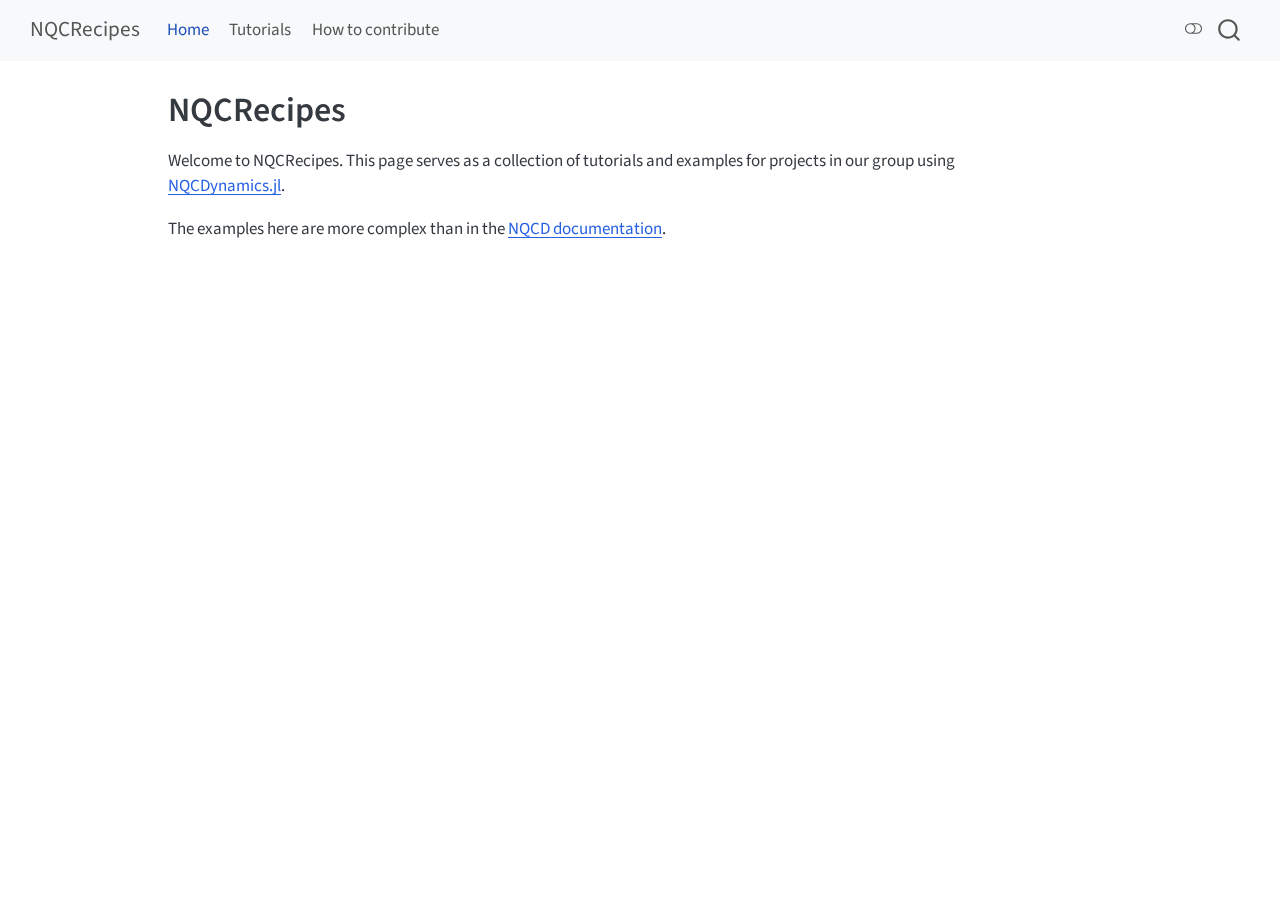
<file: index.html>
<!DOCTYPE html>
<html xmlns="http://www.w3.org/1999/xhtml" lang="en" xml:lang="en"><head>

<meta charset="utf-8">
<meta name="generator" content="quarto-1.5.56">

<meta name="viewport" content="width=device-width, initial-scale=1.0, user-scalable=yes">


<title>NQCRecipes</title>
<style>
code{white-space: pre-wrap;}
span.smallcaps{font-variant: small-caps;}
div.columns{display: flex; gap: min(4vw, 1.5em);}
div.column{flex: auto; overflow-x: auto;}
div.hanging-indent{margin-left: 1.5em; text-indent: -1.5em;}
ul.task-list{list-style: none;}
ul.task-list li input[type="checkbox"] {
  width: 0.8em;
  margin: 0 0.8em 0.2em -1em; /* quarto-specific, see https://github.com/quarto-dev/quarto-cli/issues/4556 */ 
  vertical-align: middle;
}
</style>


<script src="site_libs/quarto-nav/quarto-nav.js"></script>
<script src="site_libs/quarto-nav/headroom.min.js"></script>
<script src="site_libs/clipboard/clipboard.min.js"></script>
<script src="site_libs/quarto-search/autocomplete.umd.js"></script>
<script src="site_libs/quarto-search/fuse.min.js"></script>
<script src="site_libs/quarto-search/quarto-search.js"></script>
<meta name="quarto:offset" content="./">
<script src="site_libs/quarto-html/quarto.js"></script>
<script src="site_libs/quarto-html/popper.min.js"></script>
<script src="site_libs/quarto-html/tippy.umd.min.js"></script>
<script src="site_libs/quarto-html/anchor.min.js"></script>
<link href="site_libs/quarto-html/tippy.css" rel="stylesheet">
<link href="site_libs/quarto-html/quarto-syntax-highlighting.css" rel="stylesheet" class="quarto-color-scheme" id="quarto-text-highlighting-styles">
<link href="site_libs/quarto-html/quarto-syntax-highlighting-dark.css" rel="prefetch" class="quarto-color-scheme quarto-color-alternate" id="quarto-text-highlighting-styles">
<script src="site_libs/bootstrap/bootstrap.min.js"></script>
<link href="site_libs/bootstrap/bootstrap-icons.css" rel="stylesheet">
<link href="site_libs/bootstrap/bootstrap.min.css" rel="stylesheet" class="quarto-color-scheme" id="quarto-bootstrap" data-mode="light">
<link href="site_libs/bootstrap/bootstrap-dark.min.css" rel="prefetch" class="quarto-color-scheme quarto-color-alternate" id="quarto-bootstrap" data-mode="dark">
<script id="quarto-search-options" type="application/json">{
  "location": "navbar",
  "copy-button": false,
  "collapse-after": 3,
  "panel-placement": "end",
  "type": "overlay",
  "limit": 50,
  "keyboard-shortcut": [
    "f",
    "/",
    "s"
  ],
  "show-item-context": false,
  "language": {
    "search-no-results-text": "No results",
    "search-matching-documents-text": "matching documents",
    "search-copy-link-title": "Copy link to search",
    "search-hide-matches-text": "Hide additional matches",
    "search-more-match-text": "more match in this document",
    "search-more-matches-text": "more matches in this document",
    "search-clear-button-title": "Clear",
    "search-text-placeholder": "",
    "search-detached-cancel-button-title": "Cancel",
    "search-submit-button-title": "Submit",
    "search-label": "Search"
  }
}</script>


<link rel="stylesheet" href="styles.css">
</head>

<body class="nav-fixed">

<div id="quarto-search-results"></div>
  <header id="quarto-header" class="headroom fixed-top">
    <nav class="navbar navbar-expand-lg " data-bs-theme="dark">
      <div class="navbar-container container-fluid">
      <div class="navbar-brand-container mx-auto">
    <a class="navbar-brand" href="./index.html">
    <span class="navbar-title">NQCRecipes</span>
    </a>
  </div>
            <div id="quarto-search" class="" title="Search"></div>
          <button class="navbar-toggler" type="button" data-bs-toggle="collapse" data-bs-target="#navbarCollapse" aria-controls="navbarCollapse" role="menu" aria-expanded="false" aria-label="Toggle navigation" onclick="if (window.quartoToggleHeadroom) { window.quartoToggleHeadroom(); }">
  <span class="navbar-toggler-icon"></span>
</button>
          <div class="collapse navbar-collapse" id="navbarCollapse">
            <ul class="navbar-nav navbar-nav-scroll me-auto">
  <li class="nav-item">
    <a class="nav-link active" href="./index.html" aria-current="page"> 
<span class="menu-text">Home</span></a>
  </li>  
  <li class="nav-item">
    <a class="nav-link" href="./tutorials/overview.html"> 
<span class="menu-text">Tutorials</span></a>
  </li>  
  <li class="nav-item">
    <a class="nav-link" href="./contributing/contributing.html"> 
<span class="menu-text">How to contribute</span></a>
  </li>  
</ul>
          </div> <!-- /navcollapse -->
            <div class="quarto-navbar-tools">
  <a href="" class="quarto-color-scheme-toggle quarto-navigation-tool  px-1" onclick="window.quartoToggleColorScheme(); return false;" title="Toggle dark mode"><i class="bi"></i></a>
</div>
      </div> <!-- /container-fluid -->
    </nav>
</header>
<!-- content -->
<div id="quarto-content" class="quarto-container page-columns page-rows-contents page-layout-article page-navbar">
<!-- sidebar -->
<!-- margin-sidebar -->
    <div id="quarto-margin-sidebar" class="sidebar margin-sidebar zindex-bottom">
        
    </div>
<!-- main -->
<main class="content" id="quarto-document-content">

<header id="title-block-header" class="quarto-title-block default">
<div class="quarto-title">
<h1 class="title">NQCRecipes</h1>
</div>



<div class="quarto-title-meta">

    
  
    
  </div>
  


</header>


<p>Welcome to NQCRecipes. This page serves as a collection of tutorials and examples for projects in our group using <a href="https://github.com/NQCD/NQCDynamics.jl">NQCDynamics.jl</a>.</p>
<p>The examples here are more complex than in the <a href="https://nqcd.github.io/NQCDynamics.jl/stable/">NQCD documentation</a>.</p>



</main> <!-- /main -->
<script id="quarto-html-after-body" type="application/javascript">
window.document.addEventListener("DOMContentLoaded", function (event) {
  const toggleBodyColorMode = (bsSheetEl) => {
    const mode = bsSheetEl.getAttribute("data-mode");
    const bodyEl = window.document.querySelector("body");
    if (mode === "dark") {
      bodyEl.classList.add("quarto-dark");
      bodyEl.classList.remove("quarto-light");
    } else {
      bodyEl.classList.add("quarto-light");
      bodyEl.classList.remove("quarto-dark");
    }
  }
  const toggleBodyColorPrimary = () => {
    const bsSheetEl = window.document.querySelector("link#quarto-bootstrap");
    if (bsSheetEl) {
      toggleBodyColorMode(bsSheetEl);
    }
  }
  toggleBodyColorPrimary();  
  const disableStylesheet = (stylesheets) => {
    for (let i=0; i < stylesheets.length; i++) {
      const stylesheet = stylesheets[i];
      stylesheet.rel = 'prefetch';
    }
  }
  const enableStylesheet = (stylesheets) => {
    for (let i=0; i < stylesheets.length; i++) {
      const stylesheet = stylesheets[i];
      stylesheet.rel = 'stylesheet';
    }
  }
  const manageTransitions = (selector, allowTransitions) => {
    const els = window.document.querySelectorAll(selector);
    for (let i=0; i < els.length; i++) {
      const el = els[i];
      if (allowTransitions) {
        el.classList.remove('notransition');
      } else {
        el.classList.add('notransition');
      }
    }
  }
  const toggleGiscusIfUsed = (isAlternate, darkModeDefault) => {
    const baseTheme = document.querySelector('#giscus-base-theme')?.value ?? 'light';
    const alternateTheme = document.querySelector('#giscus-alt-theme')?.value ?? 'dark';
    let newTheme = '';
    if(darkModeDefault) {
      newTheme = isAlternate ? baseTheme : alternateTheme;
    } else {
      newTheme = isAlternate ? alternateTheme : baseTheme;
    }
    const changeGiscusTheme = () => {
      // From: https://github.com/giscus/giscus/issues/336
      const sendMessage = (message) => {
        const iframe = document.querySelector('iframe.giscus-frame');
        if (!iframe) return;
        iframe.contentWindow.postMessage({ giscus: message }, 'https://giscus.app');
      }
      sendMessage({
        setConfig: {
          theme: newTheme
        }
      });
    }
    const isGiscussLoaded = window.document.querySelector('iframe.giscus-frame') !== null;
    if (isGiscussLoaded) {
      changeGiscusTheme();
    }
  }
  const toggleColorMode = (alternate) => {
    // Switch the stylesheets
    const alternateStylesheets = window.document.querySelectorAll('link.quarto-color-scheme.quarto-color-alternate');
    manageTransitions('#quarto-margin-sidebar .nav-link', false);
    if (alternate) {
      enableStylesheet(alternateStylesheets);
      for (const sheetNode of alternateStylesheets) {
        if (sheetNode.id === "quarto-bootstrap") {
          toggleBodyColorMode(sheetNode);
        }
      }
    } else {
      disableStylesheet(alternateStylesheets);
      toggleBodyColorPrimary();
    }
    manageTransitions('#quarto-margin-sidebar .nav-link', true);
    // Switch the toggles
    const toggles = window.document.querySelectorAll('.quarto-color-scheme-toggle');
    for (let i=0; i < toggles.length; i++) {
      const toggle = toggles[i];
      if (toggle) {
        if (alternate) {
          toggle.classList.add("alternate");     
        } else {
          toggle.classList.remove("alternate");
        }
      }
    }
    // Hack to workaround the fact that safari doesn't
    // properly recolor the scrollbar when toggling (#1455)
    if (navigator.userAgent.indexOf('Safari') > 0 && navigator.userAgent.indexOf('Chrome') == -1) {
      manageTransitions("body", false);
      window.scrollTo(0, 1);
      setTimeout(() => {
        window.scrollTo(0, 0);
        manageTransitions("body", true);
      }, 40);  
    }
  }
  const isFileUrl = () => { 
    return window.location.protocol === 'file:';
  }
  const hasAlternateSentinel = () => {  
    let styleSentinel = getColorSchemeSentinel();
    if (styleSentinel !== null) {
      return styleSentinel === "alternate";
    } else {
      return false;
    }
  }
  const setStyleSentinel = (alternate) => {
    const value = alternate ? "alternate" : "default";
    if (!isFileUrl()) {
      window.localStorage.setItem("quarto-color-scheme", value);
    } else {
      localAlternateSentinel = value;
    }
  }
  const getColorSchemeSentinel = () => {
    if (!isFileUrl()) {
      const storageValue = window.localStorage.getItem("quarto-color-scheme");
      return storageValue != null ? storageValue : localAlternateSentinel;
    } else {
      return localAlternateSentinel;
    }
  }
  const darkModeDefault = false;
  let localAlternateSentinel = darkModeDefault ? 'alternate' : 'default';
  // Dark / light mode switch
  window.quartoToggleColorScheme = () => {
    // Read the current dark / light value 
    let toAlternate = !hasAlternateSentinel();
    toggleColorMode(toAlternate);
    setStyleSentinel(toAlternate);
    toggleGiscusIfUsed(toAlternate, darkModeDefault);
  };
  // Ensure there is a toggle, if there isn't float one in the top right
  if (window.document.querySelector('.quarto-color-scheme-toggle') === null) {
    const a = window.document.createElement('a');
    a.classList.add('top-right');
    a.classList.add('quarto-color-scheme-toggle');
    a.href = "";
    a.onclick = function() { try { window.quartoToggleColorScheme(); } catch {} return false; };
    const i = window.document.createElement("i");
    i.classList.add('bi');
    a.appendChild(i);
    window.document.body.appendChild(a);
  }
  // Switch to dark mode if need be
  if (hasAlternateSentinel()) {
    toggleColorMode(true);
  } else {
    toggleColorMode(false);
  }
  const icon = "";
  const anchorJS = new window.AnchorJS();
  anchorJS.options = {
    placement: 'right',
    icon: icon
  };
  anchorJS.add('.anchored');
  const isCodeAnnotation = (el) => {
    for (const clz of el.classList) {
      if (clz.startsWith('code-annotation-')) {                     
        return true;
      }
    }
    return false;
  }
  const onCopySuccess = function(e) {
    // button target
    const button = e.trigger;
    // don't keep focus
    button.blur();
    // flash "checked"
    button.classList.add('code-copy-button-checked');
    var currentTitle = button.getAttribute("title");
    button.setAttribute("title", "Copied!");
    let tooltip;
    if (window.bootstrap) {
      button.setAttribute("data-bs-toggle", "tooltip");
      button.setAttribute("data-bs-placement", "left");
      button.setAttribute("data-bs-title", "Copied!");
      tooltip = new bootstrap.Tooltip(button, 
        { trigger: "manual", 
          customClass: "code-copy-button-tooltip",
          offset: [0, -8]});
      tooltip.show();    
    }
    setTimeout(function() {
      if (tooltip) {
        tooltip.hide();
        button.removeAttribute("data-bs-title");
        button.removeAttribute("data-bs-toggle");
        button.removeAttribute("data-bs-placement");
      }
      button.setAttribute("title", currentTitle);
      button.classList.remove('code-copy-button-checked');
    }, 1000);
    // clear code selection
    e.clearSelection();
  }
  const getTextToCopy = function(trigger) {
      const codeEl = trigger.previousElementSibling.cloneNode(true);
      for (const childEl of codeEl.children) {
        if (isCodeAnnotation(childEl)) {
          childEl.remove();
        }
      }
      return codeEl.innerText;
  }
  const clipboard = new window.ClipboardJS('.code-copy-button:not([data-in-quarto-modal])', {
    text: getTextToCopy
  });
  clipboard.on('success', onCopySuccess);
  if (window.document.getElementById('quarto-embedded-source-code-modal')) {
    // For code content inside modals, clipBoardJS needs to be initialized with a container option
    // TODO: Check when it could be a function (https://github.com/zenorocha/clipboard.js/issues/860)
    const clipboardModal = new window.ClipboardJS('.code-copy-button[data-in-quarto-modal]', {
      text: getTextToCopy,
      container: window.document.getElementById('quarto-embedded-source-code-modal')
    });
    clipboardModal.on('success', onCopySuccess);
  }
    var localhostRegex = new RegExp(/^(?:http|https):\/\/localhost\:?[0-9]*\//);
    var mailtoRegex = new RegExp(/^mailto:/);
      var filterRegex = new RegExp("https:\/\/NQCD\.github\.io\/NQCRecipes\/");
    var isInternal = (href) => {
        return filterRegex.test(href) || localhostRegex.test(href) || mailtoRegex.test(href);
    }
    // Inspect non-navigation links and adorn them if external
 	var links = window.document.querySelectorAll('a[href]:not(.nav-link):not(.navbar-brand):not(.toc-action):not(.sidebar-link):not(.sidebar-item-toggle):not(.pagination-link):not(.no-external):not([aria-hidden]):not(.dropdown-item):not(.quarto-navigation-tool):not(.about-link)');
    for (var i=0; i<links.length; i++) {
      const link = links[i];
      if (!isInternal(link.href)) {
        // undo the damage that might have been done by quarto-nav.js in the case of
        // links that we want to consider external
        if (link.dataset.originalHref !== undefined) {
          link.href = link.dataset.originalHref;
        }
      }
    }
  function tippyHover(el, contentFn, onTriggerFn, onUntriggerFn) {
    const config = {
      allowHTML: true,
      maxWidth: 500,
      delay: 100,
      arrow: false,
      appendTo: function(el) {
          return el.parentElement;
      },
      interactive: true,
      interactiveBorder: 10,
      theme: 'quarto',
      placement: 'bottom-start',
    };
    if (contentFn) {
      config.content = contentFn;
    }
    if (onTriggerFn) {
      config.onTrigger = onTriggerFn;
    }
    if (onUntriggerFn) {
      config.onUntrigger = onUntriggerFn;
    }
    window.tippy(el, config); 
  }
  const noterefs = window.document.querySelectorAll('a[role="doc-noteref"]');
  for (var i=0; i<noterefs.length; i++) {
    const ref = noterefs[i];
    tippyHover(ref, function() {
      // use id or data attribute instead here
      let href = ref.getAttribute('data-footnote-href') || ref.getAttribute('href');
      try { href = new URL(href).hash; } catch {}
      const id = href.replace(/^#\/?/, "");
      const note = window.document.getElementById(id);
      if (note) {
        return note.innerHTML;
      } else {
        return "";
      }
    });
  }
  const xrefs = window.document.querySelectorAll('a.quarto-xref');
  const processXRef = (id, note) => {
    // Strip column container classes
    const stripColumnClz = (el) => {
      el.classList.remove("page-full", "page-columns");
      if (el.children) {
        for (const child of el.children) {
          stripColumnClz(child);
        }
      }
    }
    stripColumnClz(note)
    if (id === null || id.startsWith('sec-')) {
      // Special case sections, only their first couple elements
      const container = document.createElement("div");
      if (note.children && note.children.length > 2) {
        container.appendChild(note.children[0].cloneNode(true));
        for (let i = 1; i < note.children.length; i++) {
          const child = note.children[i];
          if (child.tagName === "P" && child.innerText === "") {
            continue;
          } else {
            container.appendChild(child.cloneNode(true));
            break;
          }
        }
        if (window.Quarto?.typesetMath) {
          window.Quarto.typesetMath(container);
        }
        return container.innerHTML
      } else {
        if (window.Quarto?.typesetMath) {
          window.Quarto.typesetMath(note);
        }
        return note.innerHTML;
      }
    } else {
      // Remove any anchor links if they are present
      const anchorLink = note.querySelector('a.anchorjs-link');
      if (anchorLink) {
        anchorLink.remove();
      }
      if (window.Quarto?.typesetMath) {
        window.Quarto.typesetMath(note);
      }
      // TODO in 1.5, we should make sure this works without a callout special case
      if (note.classList.contains("callout")) {
        return note.outerHTML;
      } else {
        return note.innerHTML;
      }
    }
  }
  for (var i=0; i<xrefs.length; i++) {
    const xref = xrefs[i];
    tippyHover(xref, undefined, function(instance) {
      instance.disable();
      let url = xref.getAttribute('href');
      let hash = undefined; 
      if (url.startsWith('#')) {
        hash = url;
      } else {
        try { hash = new URL(url).hash; } catch {}
      }
      if (hash) {
        const id = hash.replace(/^#\/?/, "");
        const note = window.document.getElementById(id);
        if (note !== null) {
          try {
            const html = processXRef(id, note.cloneNode(true));
            instance.setContent(html);
          } finally {
            instance.enable();
            instance.show();
          }
        } else {
          // See if we can fetch this
          fetch(url.split('#')[0])
          .then(res => res.text())
          .then(html => {
            const parser = new DOMParser();
            const htmlDoc = parser.parseFromString(html, "text/html");
            const note = htmlDoc.getElementById(id);
            if (note !== null) {
              const html = processXRef(id, note);
              instance.setContent(html);
            } 
          }).finally(() => {
            instance.enable();
            instance.show();
          });
        }
      } else {
        // See if we can fetch a full url (with no hash to target)
        // This is a special case and we should probably do some content thinning / targeting
        fetch(url)
        .then(res => res.text())
        .then(html => {
          const parser = new DOMParser();
          const htmlDoc = parser.parseFromString(html, "text/html");
          const note = htmlDoc.querySelector('main.content');
          if (note !== null) {
            // This should only happen for chapter cross references
            // (since there is no id in the URL)
            // remove the first header
            if (note.children.length > 0 && note.children[0].tagName === "HEADER") {
              note.children[0].remove();
            }
            const html = processXRef(null, note);
            instance.setContent(html);
          } 
        }).finally(() => {
          instance.enable();
          instance.show();
        });
      }
    }, function(instance) {
    });
  }
      let selectedAnnoteEl;
      const selectorForAnnotation = ( cell, annotation) => {
        let cellAttr = 'data-code-cell="' + cell + '"';
        let lineAttr = 'data-code-annotation="' +  annotation + '"';
        const selector = 'span[' + cellAttr + '][' + lineAttr + ']';
        return selector;
      }
      const selectCodeLines = (annoteEl) => {
        const doc = window.document;
        const targetCell = annoteEl.getAttribute("data-target-cell");
        const targetAnnotation = annoteEl.getAttribute("data-target-annotation");
        const annoteSpan = window.document.querySelector(selectorForAnnotation(targetCell, targetAnnotation));
        const lines = annoteSpan.getAttribute("data-code-lines").split(",");
        const lineIds = lines.map((line) => {
          return targetCell + "-" + line;
        })
        let top = null;
        let height = null;
        let parent = null;
        if (lineIds.length > 0) {
            //compute the position of the single el (top and bottom and make a div)
            const el = window.document.getElementById(lineIds[0]);
            top = el.offsetTop;
            height = el.offsetHeight;
            parent = el.parentElement.parentElement;
          if (lineIds.length > 1) {
            const lastEl = window.document.getElementById(lineIds[lineIds.length - 1]);
            const bottom = lastEl.offsetTop + lastEl.offsetHeight;
            height = bottom - top;
          }
          if (top !== null && height !== null && parent !== null) {
            // cook up a div (if necessary) and position it 
            let div = window.document.getElementById("code-annotation-line-highlight");
            if (div === null) {
              div = window.document.createElement("div");
              div.setAttribute("id", "code-annotation-line-highlight");
              div.style.position = 'absolute';
              parent.appendChild(div);
            }
            div.style.top = top - 2 + "px";
            div.style.height = height + 4 + "px";
            div.style.left = 0;
            let gutterDiv = window.document.getElementById("code-annotation-line-highlight-gutter");
            if (gutterDiv === null) {
              gutterDiv = window.document.createElement("div");
              gutterDiv.setAttribute("id", "code-annotation-line-highlight-gutter");
              gutterDiv.style.position = 'absolute';
              const codeCell = window.document.getElementById(targetCell);
              const gutter = codeCell.querySelector('.code-annotation-gutter');
              gutter.appendChild(gutterDiv);
            }
            gutterDiv.style.top = top - 2 + "px";
            gutterDiv.style.height = height + 4 + "px";
          }
          selectedAnnoteEl = annoteEl;
        }
      };
      const unselectCodeLines = () => {
        const elementsIds = ["code-annotation-line-highlight", "code-annotation-line-highlight-gutter"];
        elementsIds.forEach((elId) => {
          const div = window.document.getElementById(elId);
          if (div) {
            div.remove();
          }
        });
        selectedAnnoteEl = undefined;
      };
        // Handle positioning of the toggle
    window.addEventListener(
      "resize",
      throttle(() => {
        elRect = undefined;
        if (selectedAnnoteEl) {
          selectCodeLines(selectedAnnoteEl);
        }
      }, 10)
    );
    function throttle(fn, ms) {
    let throttle = false;
    let timer;
      return (...args) => {
        if(!throttle) { // first call gets through
            fn.apply(this, args);
            throttle = true;
        } else { // all the others get throttled
            if(timer) clearTimeout(timer); // cancel #2
            timer = setTimeout(() => {
              fn.apply(this, args);
              timer = throttle = false;
            }, ms);
        }
      };
    }
      // Attach click handler to the DT
      const annoteDls = window.document.querySelectorAll('dt[data-target-cell]');
      for (const annoteDlNode of annoteDls) {
        annoteDlNode.addEventListener('click', (event) => {
          const clickedEl = event.target;
          if (clickedEl !== selectedAnnoteEl) {
            unselectCodeLines();
            const activeEl = window.document.querySelector('dt[data-target-cell].code-annotation-active');
            if (activeEl) {
              activeEl.classList.remove('code-annotation-active');
            }
            selectCodeLines(clickedEl);
            clickedEl.classList.add('code-annotation-active');
          } else {
            // Unselect the line
            unselectCodeLines();
            clickedEl.classList.remove('code-annotation-active');
          }
        });
      }
  const findCites = (el) => {
    const parentEl = el.parentElement;
    if (parentEl) {
      const cites = parentEl.dataset.cites;
      if (cites) {
        return {
          el,
          cites: cites.split(' ')
        };
      } else {
        return findCites(el.parentElement)
      }
    } else {
      return undefined;
    }
  };
  var bibliorefs = window.document.querySelectorAll('a[role="doc-biblioref"]');
  for (var i=0; i<bibliorefs.length; i++) {
    const ref = bibliorefs[i];
    const citeInfo = findCites(ref);
    if (citeInfo) {
      tippyHover(citeInfo.el, function() {
        var popup = window.document.createElement('div');
        citeInfo.cites.forEach(function(cite) {
          var citeDiv = window.document.createElement('div');
          citeDiv.classList.add('hanging-indent');
          citeDiv.classList.add('csl-entry');
          var biblioDiv = window.document.getElementById('ref-' + cite);
          if (biblioDiv) {
            citeDiv.innerHTML = biblioDiv.innerHTML;
          }
          popup.appendChild(citeDiv);
        });
        return popup.innerHTML;
      });
    }
  }
});
</script>
</div> <!-- /content -->




</body></html>
</file>
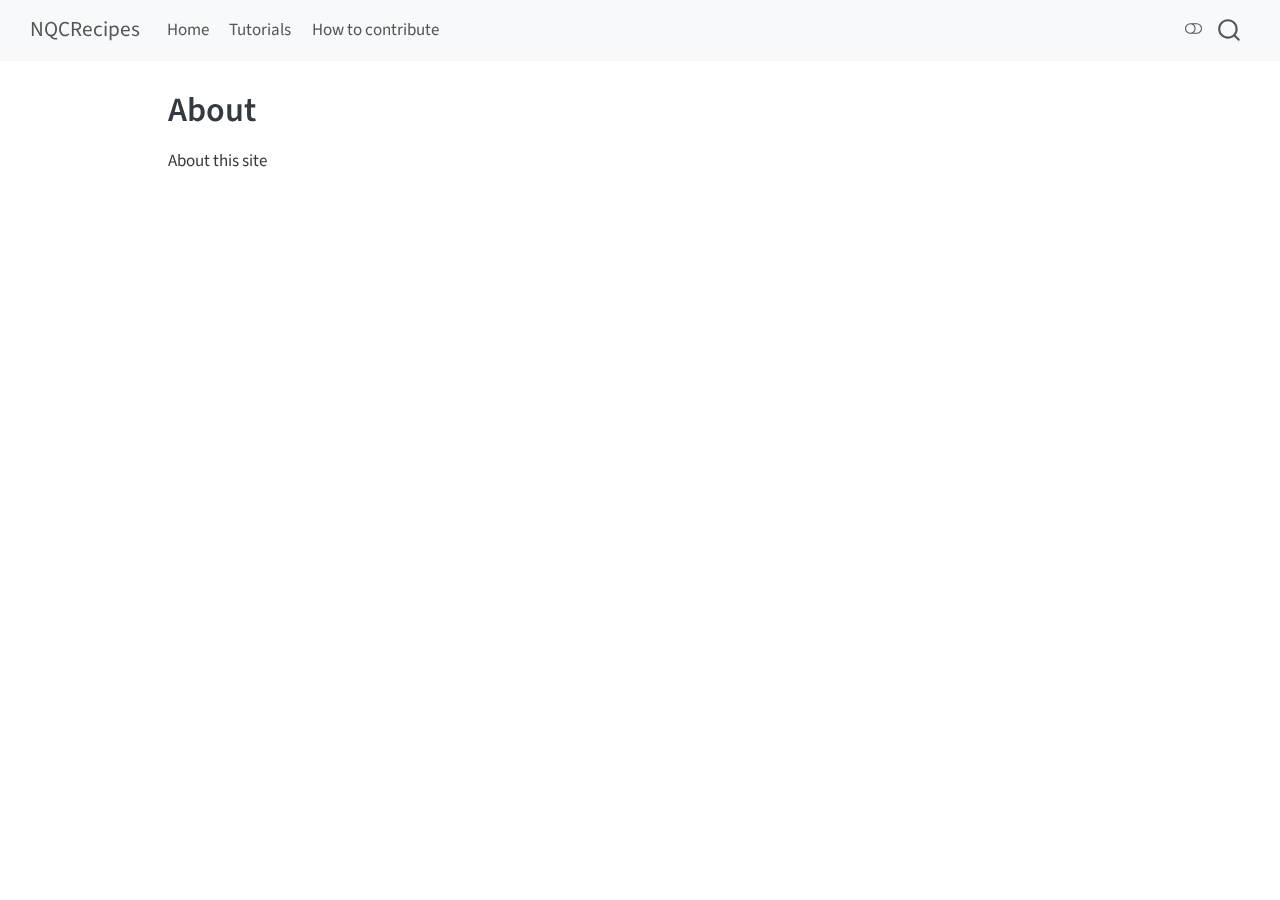
<file: about.html>
<!DOCTYPE html>
<html xmlns="http://www.w3.org/1999/xhtml" lang="en" xml:lang="en"><head>

<meta charset="utf-8">
<meta name="generator" content="quarto-1.5.56">

<meta name="viewport" content="width=device-width, initial-scale=1.0, user-scalable=yes">


<title>About – NQCRecipes</title>
<style>
code{white-space: pre-wrap;}
span.smallcaps{font-variant: small-caps;}
div.columns{display: flex; gap: min(4vw, 1.5em);}
div.column{flex: auto; overflow-x: auto;}
div.hanging-indent{margin-left: 1.5em; text-indent: -1.5em;}
ul.task-list{list-style: none;}
ul.task-list li input[type="checkbox"] {
  width: 0.8em;
  margin: 0 0.8em 0.2em -1em; /* quarto-specific, see https://github.com/quarto-dev/quarto-cli/issues/4556 */ 
  vertical-align: middle;
}
</style>


<script src="site_libs/quarto-nav/quarto-nav.js"></script>
<script src="site_libs/quarto-nav/headroom.min.js"></script>
<script src="site_libs/clipboard/clipboard.min.js"></script>
<script src="site_libs/quarto-search/autocomplete.umd.js"></script>
<script src="site_libs/quarto-search/fuse.min.js"></script>
<script src="site_libs/quarto-search/quarto-search.js"></script>
<meta name="quarto:offset" content="./">
<script src="site_libs/quarto-html/quarto.js"></script>
<script src="site_libs/quarto-html/popper.min.js"></script>
<script src="site_libs/quarto-html/tippy.umd.min.js"></script>
<script src="site_libs/quarto-html/anchor.min.js"></script>
<link href="site_libs/quarto-html/tippy.css" rel="stylesheet">
<link href="site_libs/quarto-html/quarto-syntax-highlighting.css" rel="stylesheet" class="quarto-color-scheme" id="quarto-text-highlighting-styles">
<link href="site_libs/quarto-html/quarto-syntax-highlighting-dark.css" rel="prefetch" class="quarto-color-scheme quarto-color-alternate" id="quarto-text-highlighting-styles">
<script src="site_libs/bootstrap/bootstrap.min.js"></script>
<link href="site_libs/bootstrap/bootstrap-icons.css" rel="stylesheet">
<link href="site_libs/bootstrap/bootstrap.min.css" rel="stylesheet" class="quarto-color-scheme" id="quarto-bootstrap" data-mode="light">
<link href="site_libs/bootstrap/bootstrap-dark.min.css" rel="prefetch" class="quarto-color-scheme quarto-color-alternate" id="quarto-bootstrap" data-mode="dark">
<script id="quarto-search-options" type="application/json">{
  "location": "navbar",
  "copy-button": false,
  "collapse-after": 3,
  "panel-placement": "end",
  "type": "overlay",
  "limit": 50,
  "keyboard-shortcut": [
    "f",
    "/",
    "s"
  ],
  "show-item-context": false,
  "language": {
    "search-no-results-text": "No results",
    "search-matching-documents-text": "matching documents",
    "search-copy-link-title": "Copy link to search",
    "search-hide-matches-text": "Hide additional matches",
    "search-more-match-text": "more match in this document",
    "search-more-matches-text": "more matches in this document",
    "search-clear-button-title": "Clear",
    "search-text-placeholder": "",
    "search-detached-cancel-button-title": "Cancel",
    "search-submit-button-title": "Submit",
    "search-label": "Search"
  }
}</script>


<link rel="stylesheet" href="styles.css">
</head>

<body class="nav-fixed">

<div id="quarto-search-results"></div>
  <header id="quarto-header" class="headroom fixed-top">
    <nav class="navbar navbar-expand-lg " data-bs-theme="dark">
      <div class="navbar-container container-fluid">
      <div class="navbar-brand-container mx-auto">
    <a class="navbar-brand" href="./index.html">
    <span class="navbar-title">NQCRecipes</span>
    </a>
  </div>
            <div id="quarto-search" class="" title="Search"></div>
          <button class="navbar-toggler" type="button" data-bs-toggle="collapse" data-bs-target="#navbarCollapse" aria-controls="navbarCollapse" role="menu" aria-expanded="false" aria-label="Toggle navigation" onclick="if (window.quartoToggleHeadroom) { window.quartoToggleHeadroom(); }">
  <span class="navbar-toggler-icon"></span>
</button>
          <div class="collapse navbar-collapse" id="navbarCollapse">
            <ul class="navbar-nav navbar-nav-scroll me-auto">
  <li class="nav-item">
    <a class="nav-link" href="./index.html"> 
<span class="menu-text">Home</span></a>
  </li>  
  <li class="nav-item">
    <a class="nav-link" href="./tutorials/overview.html"> 
<span class="menu-text">Tutorials</span></a>
  </li>  
  <li class="nav-item">
    <a class="nav-link" href="./contributing/contributing.html"> 
<span class="menu-text">How to contribute</span></a>
  </li>  
</ul>
          </div> <!-- /navcollapse -->
            <div class="quarto-navbar-tools">
  <a href="" class="quarto-color-scheme-toggle quarto-navigation-tool  px-1" onclick="window.quartoToggleColorScheme(); return false;" title="Toggle dark mode"><i class="bi"></i></a>
</div>
      </div> <!-- /container-fluid -->
    </nav>
</header>
<!-- content -->
<div id="quarto-content" class="quarto-container page-columns page-rows-contents page-layout-article page-navbar">
<!-- sidebar -->
<!-- margin-sidebar -->
    <div id="quarto-margin-sidebar" class="sidebar margin-sidebar zindex-bottom">
        
    </div>
<!-- main -->
<main class="content" id="quarto-document-content">

<header id="title-block-header" class="quarto-title-block default">
<div class="quarto-title">
<h1 class="title">About</h1>
</div>



<div class="quarto-title-meta">

    
  
    
  </div>
  


</header>


<p>About this site</p>



</main> <!-- /main -->
<script id="quarto-html-after-body" type="application/javascript">
window.document.addEventListener("DOMContentLoaded", function (event) {
  const toggleBodyColorMode = (bsSheetEl) => {
    const mode = bsSheetEl.getAttribute("data-mode");
    const bodyEl = window.document.querySelector("body");
    if (mode === "dark") {
      bodyEl.classList.add("quarto-dark");
      bodyEl.classList.remove("quarto-light");
    } else {
      bodyEl.classList.add("quarto-light");
      bodyEl.classList.remove("quarto-dark");
    }
  }
  const toggleBodyColorPrimary = () => {
    const bsSheetEl = window.document.querySelector("link#quarto-bootstrap");
    if (bsSheetEl) {
      toggleBodyColorMode(bsSheetEl);
    }
  }
  toggleBodyColorPrimary();  
  const disableStylesheet = (stylesheets) => {
    for (let i=0; i < stylesheets.length; i++) {
      const stylesheet = stylesheets[i];
      stylesheet.rel = 'prefetch';
    }
  }
  const enableStylesheet = (stylesheets) => {
    for (let i=0; i < stylesheets.length; i++) {
      const stylesheet = stylesheets[i];
      stylesheet.rel = 'stylesheet';
    }
  }
  const manageTransitions = (selector, allowTransitions) => {
    const els = window.document.querySelectorAll(selector);
    for (let i=0; i < els.length; i++) {
      const el = els[i];
      if (allowTransitions) {
        el.classList.remove('notransition');
      } else {
        el.classList.add('notransition');
      }
    }
  }
  const toggleGiscusIfUsed = (isAlternate, darkModeDefault) => {
    const baseTheme = document.querySelector('#giscus-base-theme')?.value ?? 'light';
    const alternateTheme = document.querySelector('#giscus-alt-theme')?.value ?? 'dark';
    let newTheme = '';
    if(darkModeDefault) {
      newTheme = isAlternate ? baseTheme : alternateTheme;
    } else {
      newTheme = isAlternate ? alternateTheme : baseTheme;
    }
    const changeGiscusTheme = () => {
      // From: https://github.com/giscus/giscus/issues/336
      const sendMessage = (message) => {
        const iframe = document.querySelector('iframe.giscus-frame');
        if (!iframe) return;
        iframe.contentWindow.postMessage({ giscus: message }, 'https://giscus.app');
      }
      sendMessage({
        setConfig: {
          theme: newTheme
        }
      });
    }
    const isGiscussLoaded = window.document.querySelector('iframe.giscus-frame') !== null;
    if (isGiscussLoaded) {
      changeGiscusTheme();
    }
  }
  const toggleColorMode = (alternate) => {
    // Switch the stylesheets
    const alternateStylesheets = window.document.querySelectorAll('link.quarto-color-scheme.quarto-color-alternate');
    manageTransitions('#quarto-margin-sidebar .nav-link', false);
    if (alternate) {
      enableStylesheet(alternateStylesheets);
      for (const sheetNode of alternateStylesheets) {
        if (sheetNode.id === "quarto-bootstrap") {
          toggleBodyColorMode(sheetNode);
        }
      }
    } else {
      disableStylesheet(alternateStylesheets);
      toggleBodyColorPrimary();
    }
    manageTransitions('#quarto-margin-sidebar .nav-link', true);
    // Switch the toggles
    const toggles = window.document.querySelectorAll('.quarto-color-scheme-toggle');
    for (let i=0; i < toggles.length; i++) {
      const toggle = toggles[i];
      if (toggle) {
        if (alternate) {
          toggle.classList.add("alternate");     
        } else {
          toggle.classList.remove("alternate");
        }
      }
    }
    // Hack to workaround the fact that safari doesn't
    // properly recolor the scrollbar when toggling (#1455)
    if (navigator.userAgent.indexOf('Safari') > 0 && navigator.userAgent.indexOf('Chrome') == -1) {
      manageTransitions("body", false);
      window.scrollTo(0, 1);
      setTimeout(() => {
        window.scrollTo(0, 0);
        manageTransitions("body", true);
      }, 40);  
    }
  }
  const isFileUrl = () => { 
    return window.location.protocol === 'file:';
  }
  const hasAlternateSentinel = () => {  
    let styleSentinel = getColorSchemeSentinel();
    if (styleSentinel !== null) {
      return styleSentinel === "alternate";
    } else {
      return false;
    }
  }
  const setStyleSentinel = (alternate) => {
    const value = alternate ? "alternate" : "default";
    if (!isFileUrl()) {
      window.localStorage.setItem("quarto-color-scheme", value);
    } else {
      localAlternateSentinel = value;
    }
  }
  const getColorSchemeSentinel = () => {
    if (!isFileUrl()) {
      const storageValue = window.localStorage.getItem("quarto-color-scheme");
      return storageValue != null ? storageValue : localAlternateSentinel;
    } else {
      return localAlternateSentinel;
    }
  }
  const darkModeDefault = false;
  let localAlternateSentinel = darkModeDefault ? 'alternate' : 'default';
  // Dark / light mode switch
  window.quartoToggleColorScheme = () => {
    // Read the current dark / light value 
    let toAlternate = !hasAlternateSentinel();
    toggleColorMode(toAlternate);
    setStyleSentinel(toAlternate);
    toggleGiscusIfUsed(toAlternate, darkModeDefault);
  };
  // Ensure there is a toggle, if there isn't float one in the top right
  if (window.document.querySelector('.quarto-color-scheme-toggle') === null) {
    const a = window.document.createElement('a');
    a.classList.add('top-right');
    a.classList.add('quarto-color-scheme-toggle');
    a.href = "";
    a.onclick = function() { try { window.quartoToggleColorScheme(); } catch {} return false; };
    const i = window.document.createElement("i");
    i.classList.add('bi');
    a.appendChild(i);
    window.document.body.appendChild(a);
  }
  // Switch to dark mode if need be
  if (hasAlternateSentinel()) {
    toggleColorMode(true);
  } else {
    toggleColorMode(false);
  }
  const icon = "";
  const anchorJS = new window.AnchorJS();
  anchorJS.options = {
    placement: 'right',
    icon: icon
  };
  anchorJS.add('.anchored');
  const isCodeAnnotation = (el) => {
    for (const clz of el.classList) {
      if (clz.startsWith('code-annotation-')) {                     
        return true;
      }
    }
    return false;
  }
  const onCopySuccess = function(e) {
    // button target
    const button = e.trigger;
    // don't keep focus
    button.blur();
    // flash "checked"
    button.classList.add('code-copy-button-checked');
    var currentTitle = button.getAttribute("title");
    button.setAttribute("title", "Copied!");
    let tooltip;
    if (window.bootstrap) {
      button.setAttribute("data-bs-toggle", "tooltip");
      button.setAttribute("data-bs-placement", "left");
      button.setAttribute("data-bs-title", "Copied!");
      tooltip = new bootstrap.Tooltip(button, 
        { trigger: "manual", 
          customClass: "code-copy-button-tooltip",
          offset: [0, -8]});
      tooltip.show();    
    }
    setTimeout(function() {
      if (tooltip) {
        tooltip.hide();
        button.removeAttribute("data-bs-title");
        button.removeAttribute("data-bs-toggle");
        button.removeAttribute("data-bs-placement");
      }
      button.setAttribute("title", currentTitle);
      button.classList.remove('code-copy-button-checked');
    }, 1000);
    // clear code selection
    e.clearSelection();
  }
  const getTextToCopy = function(trigger) {
      const codeEl = trigger.previousElementSibling.cloneNode(true);
      for (const childEl of codeEl.children) {
        if (isCodeAnnotation(childEl)) {
          childEl.remove();
        }
      }
      return codeEl.innerText;
  }
  const clipboard = new window.ClipboardJS('.code-copy-button:not([data-in-quarto-modal])', {
    text: getTextToCopy
  });
  clipboard.on('success', onCopySuccess);
  if (window.document.getElementById('quarto-embedded-source-code-modal')) {
    // For code content inside modals, clipBoardJS needs to be initialized with a container option
    // TODO: Check when it could be a function (https://github.com/zenorocha/clipboard.js/issues/860)
    const clipboardModal = new window.ClipboardJS('.code-copy-button[data-in-quarto-modal]', {
      text: getTextToCopy,
      container: window.document.getElementById('quarto-embedded-source-code-modal')
    });
    clipboardModal.on('success', onCopySuccess);
  }
    var localhostRegex = new RegExp(/^(?:http|https):\/\/localhost\:?[0-9]*\//);
    var mailtoRegex = new RegExp(/^mailto:/);
      var filterRegex = new RegExp("https:\/\/NQCD\.github\.io\/NQCRecipes\/");
    var isInternal = (href) => {
        return filterRegex.test(href) || localhostRegex.test(href) || mailtoRegex.test(href);
    }
    // Inspect non-navigation links and adorn them if external
 	var links = window.document.querySelectorAll('a[href]:not(.nav-link):not(.navbar-brand):not(.toc-action):not(.sidebar-link):not(.sidebar-item-toggle):not(.pagination-link):not(.no-external):not([aria-hidden]):not(.dropdown-item):not(.quarto-navigation-tool):not(.about-link)');
    for (var i=0; i<links.length; i++) {
      const link = links[i];
      if (!isInternal(link.href)) {
        // undo the damage that might have been done by quarto-nav.js in the case of
        // links that we want to consider external
        if (link.dataset.originalHref !== undefined) {
          link.href = link.dataset.originalHref;
        }
      }
    }
  function tippyHover(el, contentFn, onTriggerFn, onUntriggerFn) {
    const config = {
      allowHTML: true,
      maxWidth: 500,
      delay: 100,
      arrow: false,
      appendTo: function(el) {
          return el.parentElement;
      },
      interactive: true,
      interactiveBorder: 10,
      theme: 'quarto',
      placement: 'bottom-start',
    };
    if (contentFn) {
      config.content = contentFn;
    }
    if (onTriggerFn) {
      config.onTrigger = onTriggerFn;
    }
    if (onUntriggerFn) {
      config.onUntrigger = onUntriggerFn;
    }
    window.tippy(el, config); 
  }
  const noterefs = window.document.querySelectorAll('a[role="doc-noteref"]');
  for (var i=0; i<noterefs.length; i++) {
    const ref = noterefs[i];
    tippyHover(ref, function() {
      // use id or data attribute instead here
      let href = ref.getAttribute('data-footnote-href') || ref.getAttribute('href');
      try { href = new URL(href).hash; } catch {}
      const id = href.replace(/^#\/?/, "");
      const note = window.document.getElementById(id);
      if (note) {
        return note.innerHTML;
      } else {
        return "";
      }
    });
  }
  const xrefs = window.document.querySelectorAll('a.quarto-xref');
  const processXRef = (id, note) => {
    // Strip column container classes
    const stripColumnClz = (el) => {
      el.classList.remove("page-full", "page-columns");
      if (el.children) {
        for (const child of el.children) {
          stripColumnClz(child);
        }
      }
    }
    stripColumnClz(note)
    if (id === null || id.startsWith('sec-')) {
      // Special case sections, only their first couple elements
      const container = document.createElement("div");
      if (note.children && note.children.length > 2) {
        container.appendChild(note.children[0].cloneNode(true));
        for (let i = 1; i < note.children.length; i++) {
          const child = note.children[i];
          if (child.tagName === "P" && child.innerText === "") {
            continue;
          } else {
            container.appendChild(child.cloneNode(true));
            break;
          }
        }
        if (window.Quarto?.typesetMath) {
          window.Quarto.typesetMath(container);
        }
        return container.innerHTML
      } else {
        if (window.Quarto?.typesetMath) {
          window.Quarto.typesetMath(note);
        }
        return note.innerHTML;
      }
    } else {
      // Remove any anchor links if they are present
      const anchorLink = note.querySelector('a.anchorjs-link');
      if (anchorLink) {
        anchorLink.remove();
      }
      if (window.Quarto?.typesetMath) {
        window.Quarto.typesetMath(note);
      }
      // TODO in 1.5, we should make sure this works without a callout special case
      if (note.classList.contains("callout")) {
        return note.outerHTML;
      } else {
        return note.innerHTML;
      }
    }
  }
  for (var i=0; i<xrefs.length; i++) {
    const xref = xrefs[i];
    tippyHover(xref, undefined, function(instance) {
      instance.disable();
      let url = xref.getAttribute('href');
      let hash = undefined; 
      if (url.startsWith('#')) {
        hash = url;
      } else {
        try { hash = new URL(url).hash; } catch {}
      }
      if (hash) {
        const id = hash.replace(/^#\/?/, "");
        const note = window.document.getElementById(id);
        if (note !== null) {
          try {
            const html = processXRef(id, note.cloneNode(true));
            instance.setContent(html);
          } finally {
            instance.enable();
            instance.show();
          }
        } else {
          // See if we can fetch this
          fetch(url.split('#')[0])
          .then(res => res.text())
          .then(html => {
            const parser = new DOMParser();
            const htmlDoc = parser.parseFromString(html, "text/html");
            const note = htmlDoc.getElementById(id);
            if (note !== null) {
              const html = processXRef(id, note);
              instance.setContent(html);
            } 
          }).finally(() => {
            instance.enable();
            instance.show();
          });
        }
      } else {
        // See if we can fetch a full url (with no hash to target)
        // This is a special case and we should probably do some content thinning / targeting
        fetch(url)
        .then(res => res.text())
        .then(html => {
          const parser = new DOMParser();
          const htmlDoc = parser.parseFromString(html, "text/html");
          const note = htmlDoc.querySelector('main.content');
          if (note !== null) {
            // This should only happen for chapter cross references
            // (since there is no id in the URL)
            // remove the first header
            if (note.children.length > 0 && note.children[0].tagName === "HEADER") {
              note.children[0].remove();
            }
            const html = processXRef(null, note);
            instance.setContent(html);
          } 
        }).finally(() => {
          instance.enable();
          instance.show();
        });
      }
    }, function(instance) {
    });
  }
      let selectedAnnoteEl;
      const selectorForAnnotation = ( cell, annotation) => {
        let cellAttr = 'data-code-cell="' + cell + '"';
        let lineAttr = 'data-code-annotation="' +  annotation + '"';
        const selector = 'span[' + cellAttr + '][' + lineAttr + ']';
        return selector;
      }
      const selectCodeLines = (annoteEl) => {
        const doc = window.document;
        const targetCell = annoteEl.getAttribute("data-target-cell");
        const targetAnnotation = annoteEl.getAttribute("data-target-annotation");
        const annoteSpan = window.document.querySelector(selectorForAnnotation(targetCell, targetAnnotation));
        const lines = annoteSpan.getAttribute("data-code-lines").split(",");
        const lineIds = lines.map((line) => {
          return targetCell + "-" + line;
        })
        let top = null;
        let height = null;
        let parent = null;
        if (lineIds.length > 0) {
            //compute the position of the single el (top and bottom and make a div)
            const el = window.document.getElementById(lineIds[0]);
            top = el.offsetTop;
            height = el.offsetHeight;
            parent = el.parentElement.parentElement;
          if (lineIds.length > 1) {
            const lastEl = window.document.getElementById(lineIds[lineIds.length - 1]);
            const bottom = lastEl.offsetTop + lastEl.offsetHeight;
            height = bottom - top;
          }
          if (top !== null && height !== null && parent !== null) {
            // cook up a div (if necessary) and position it 
            let div = window.document.getElementById("code-annotation-line-highlight");
            if (div === null) {
              div = window.document.createElement("div");
              div.setAttribute("id", "code-annotation-line-highlight");
              div.style.position = 'absolute';
              parent.appendChild(div);
            }
            div.style.top = top - 2 + "px";
            div.style.height = height + 4 + "px";
            div.style.left = 0;
            let gutterDiv = window.document.getElementById("code-annotation-line-highlight-gutter");
            if (gutterDiv === null) {
              gutterDiv = window.document.createElement("div");
              gutterDiv.setAttribute("id", "code-annotation-line-highlight-gutter");
              gutterDiv.style.position = 'absolute';
              const codeCell = window.document.getElementById(targetCell);
              const gutter = codeCell.querySelector('.code-annotation-gutter');
              gutter.appendChild(gutterDiv);
            }
            gutterDiv.style.top = top - 2 + "px";
            gutterDiv.style.height = height + 4 + "px";
          }
          selectedAnnoteEl = annoteEl;
        }
      };
      const unselectCodeLines = () => {
        const elementsIds = ["code-annotation-line-highlight", "code-annotation-line-highlight-gutter"];
        elementsIds.forEach((elId) => {
          const div = window.document.getElementById(elId);
          if (div) {
            div.remove();
          }
        });
        selectedAnnoteEl = undefined;
      };
        // Handle positioning of the toggle
    window.addEventListener(
      "resize",
      throttle(() => {
        elRect = undefined;
        if (selectedAnnoteEl) {
          selectCodeLines(selectedAnnoteEl);
        }
      }, 10)
    );
    function throttle(fn, ms) {
    let throttle = false;
    let timer;
      return (...args) => {
        if(!throttle) { // first call gets through
            fn.apply(this, args);
            throttle = true;
        } else { // all the others get throttled
            if(timer) clearTimeout(timer); // cancel #2
            timer = setTimeout(() => {
              fn.apply(this, args);
              timer = throttle = false;
            }, ms);
        }
      };
    }
      // Attach click handler to the DT
      const annoteDls = window.document.querySelectorAll('dt[data-target-cell]');
      for (const annoteDlNode of annoteDls) {
        annoteDlNode.addEventListener('click', (event) => {
          const clickedEl = event.target;
          if (clickedEl !== selectedAnnoteEl) {
            unselectCodeLines();
            const activeEl = window.document.querySelector('dt[data-target-cell].code-annotation-active');
            if (activeEl) {
              activeEl.classList.remove('code-annotation-active');
            }
            selectCodeLines(clickedEl);
            clickedEl.classList.add('code-annotation-active');
          } else {
            // Unselect the line
            unselectCodeLines();
            clickedEl.classList.remove('code-annotation-active');
          }
        });
      }
  const findCites = (el) => {
    const parentEl = el.parentElement;
    if (parentEl) {
      const cites = parentEl.dataset.cites;
      if (cites) {
        return {
          el,
          cites: cites.split(' ')
        };
      } else {
        return findCites(el.parentElement)
      }
    } else {
      return undefined;
    }
  };
  var bibliorefs = window.document.querySelectorAll('a[role="doc-biblioref"]');
  for (var i=0; i<bibliorefs.length; i++) {
    const ref = bibliorefs[i];
    const citeInfo = findCites(ref);
    if (citeInfo) {
      tippyHover(citeInfo.el, function() {
        var popup = window.document.createElement('div');
        citeInfo.cites.forEach(function(cite) {
          var citeDiv = window.document.createElement('div');
          citeDiv.classList.add('hanging-indent');
          citeDiv.classList.add('csl-entry');
          var biblioDiv = window.document.getElementById('ref-' + cite);
          if (biblioDiv) {
            citeDiv.innerHTML = biblioDiv.innerHTML;
          }
          popup.appendChild(citeDiv);
        });
        return popup.innerHTML;
      });
    }
  }
});
</script>
</div> <!-- /content -->




</body></html>
</file>
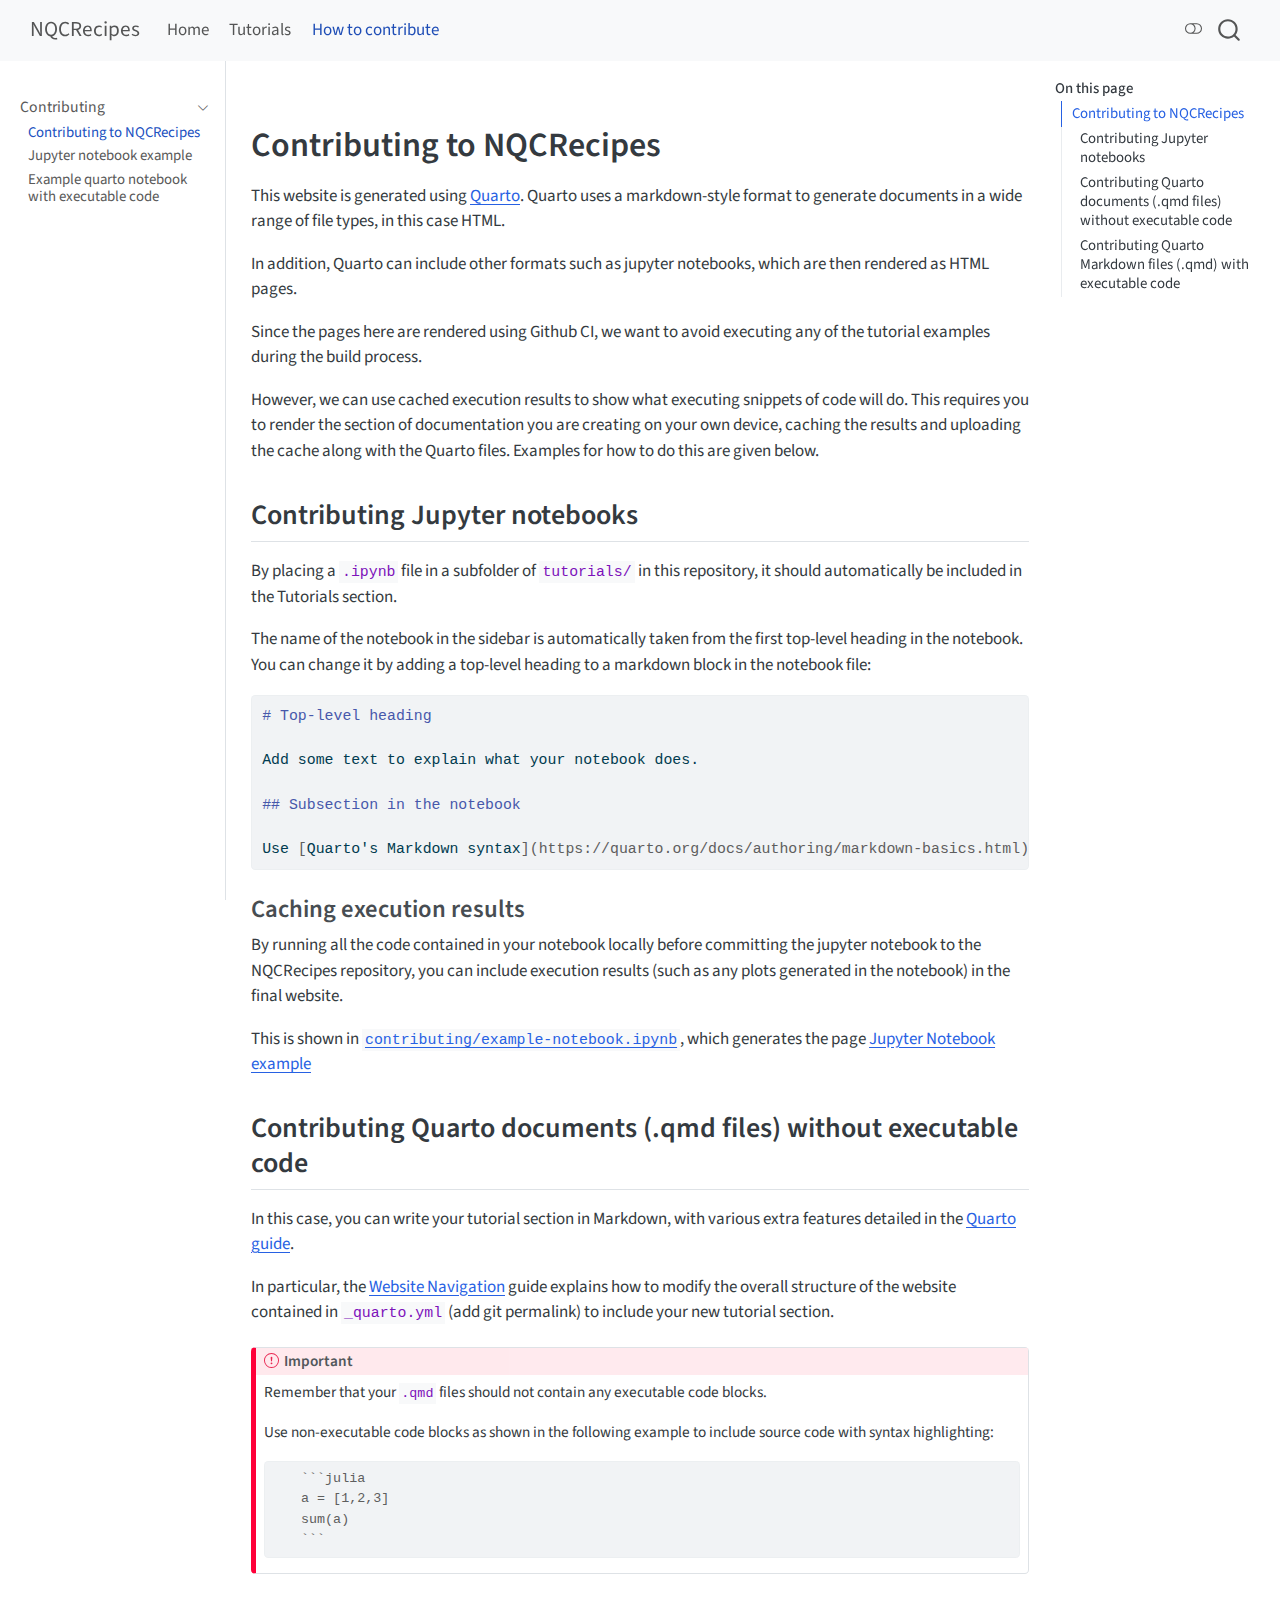
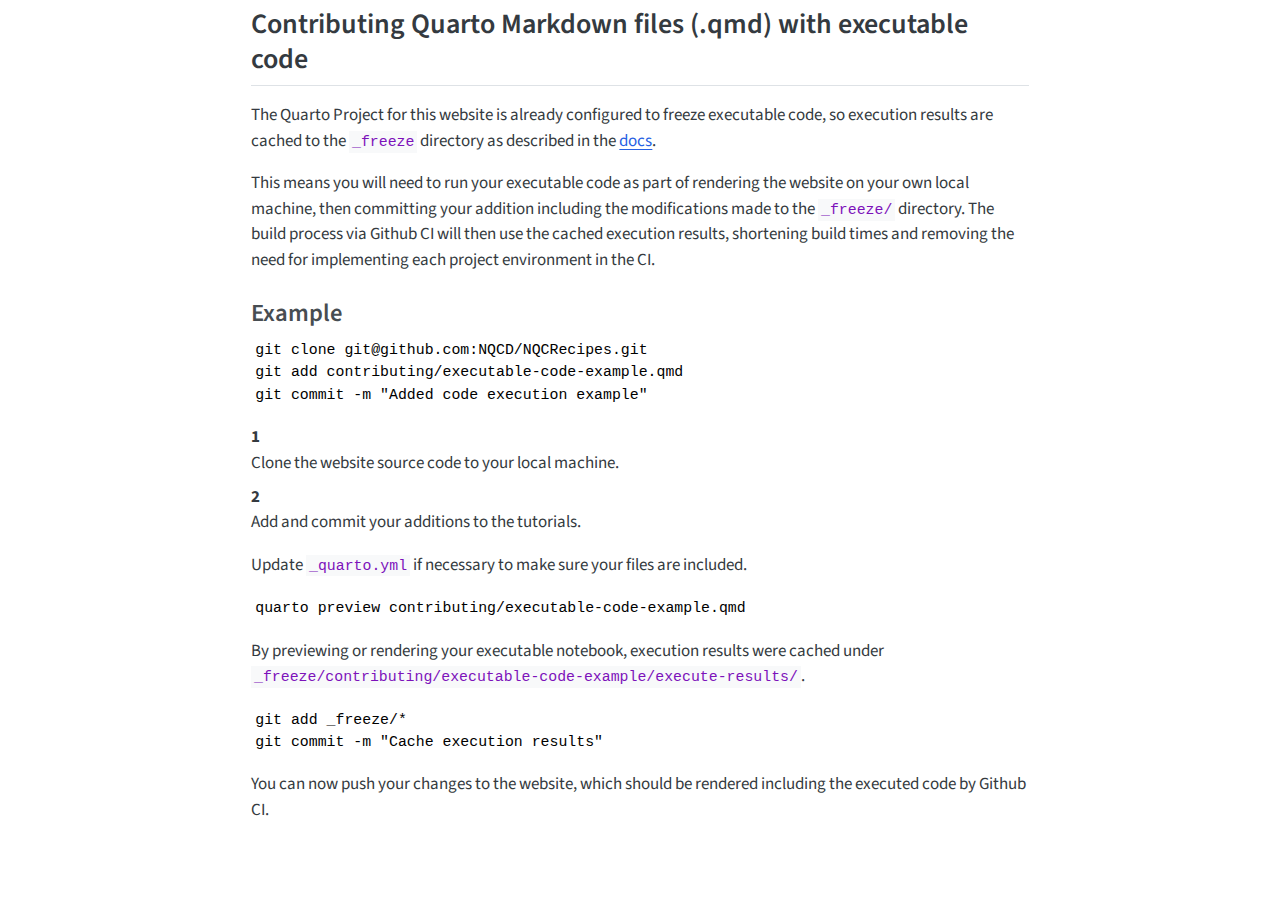
<file: contributing/contributing.html>
<!DOCTYPE html>
<html xmlns="http://www.w3.org/1999/xhtml" lang="en" xml:lang="en"><head>

<meta charset="utf-8">
<meta name="generator" content="quarto-1.5.56">

<meta name="viewport" content="width=device-width, initial-scale=1.0, user-scalable=yes">


<title>contributing – NQCRecipes</title>
<style>
code{white-space: pre-wrap;}
span.smallcaps{font-variant: small-caps;}
div.columns{display: flex; gap: min(4vw, 1.5em);}
div.column{flex: auto; overflow-x: auto;}
div.hanging-indent{margin-left: 1.5em; text-indent: -1.5em;}
ul.task-list{list-style: none;}
ul.task-list li input[type="checkbox"] {
  width: 0.8em;
  margin: 0 0.8em 0.2em -1em; /* quarto-specific, see https://github.com/quarto-dev/quarto-cli/issues/4556 */ 
  vertical-align: middle;
}
/* CSS for syntax highlighting */
pre > code.sourceCode { white-space: pre; position: relative; }
pre > code.sourceCode > span { line-height: 1.25; }
pre > code.sourceCode > span:empty { height: 1.2em; }
.sourceCode { overflow: visible; }
code.sourceCode > span { color: inherit; text-decoration: inherit; }
div.sourceCode { margin: 1em 0; }
pre.sourceCode { margin: 0; }
@media screen {
div.sourceCode { overflow: auto; }
}
@media print {
pre > code.sourceCode { white-space: pre-wrap; }
pre > code.sourceCode > span { display: inline-block; text-indent: -5em; padding-left: 5em; }
}
pre.numberSource code
  { counter-reset: source-line 0; }
pre.numberSource code > span
  { position: relative; left: -4em; counter-increment: source-line; }
pre.numberSource code > span > a:first-child::before
  { content: counter(source-line);
    position: relative; left: -1em; text-align: right; vertical-align: baseline;
    border: none; display: inline-block;
    -webkit-touch-callout: none; -webkit-user-select: none;
    -khtml-user-select: none; -moz-user-select: none;
    -ms-user-select: none; user-select: none;
    padding: 0 4px; width: 4em;
  }
pre.numberSource { margin-left: 3em;  padding-left: 4px; }
div.sourceCode
  {   }
@media screen {
pre > code.sourceCode > span > a:first-child::before { text-decoration: underline; }
}
</style>


<script src="../site_libs/quarto-nav/quarto-nav.js"></script>
<script src="../site_libs/quarto-nav/headroom.min.js"></script>
<script src="../site_libs/clipboard/clipboard.min.js"></script>
<script src="../site_libs/quarto-search/autocomplete.umd.js"></script>
<script src="../site_libs/quarto-search/fuse.min.js"></script>
<script src="../site_libs/quarto-search/quarto-search.js"></script>
<meta name="quarto:offset" content="../">
<script src="../site_libs/quarto-html/quarto.js"></script>
<script src="../site_libs/quarto-html/popper.min.js"></script>
<script src="../site_libs/quarto-html/tippy.umd.min.js"></script>
<script src="../site_libs/quarto-html/anchor.min.js"></script>
<link href="../site_libs/quarto-html/tippy.css" rel="stylesheet">
<link href="../site_libs/quarto-html/quarto-syntax-highlighting.css" rel="stylesheet" class="quarto-color-scheme" id="quarto-text-highlighting-styles">
<link href="../site_libs/quarto-html/quarto-syntax-highlighting-dark.css" rel="prefetch" class="quarto-color-scheme quarto-color-alternate" id="quarto-text-highlighting-styles">
<script src="../site_libs/bootstrap/bootstrap.min.js"></script>
<link href="../site_libs/bootstrap/bootstrap-icons.css" rel="stylesheet">
<link href="../site_libs/bootstrap/bootstrap.min.css" rel="stylesheet" class="quarto-color-scheme" id="quarto-bootstrap" data-mode="light">
<link href="../site_libs/bootstrap/bootstrap-dark.min.css" rel="prefetch" class="quarto-color-scheme quarto-color-alternate" id="quarto-bootstrap" data-mode="dark">
<script id="quarto-search-options" type="application/json">{
  "location": "navbar",
  "copy-button": false,
  "collapse-after": 3,
  "panel-placement": "end",
  "type": "overlay",
  "limit": 50,
  "keyboard-shortcut": [
    "f",
    "/",
    "s"
  ],
  "show-item-context": false,
  "language": {
    "search-no-results-text": "No results",
    "search-matching-documents-text": "matching documents",
    "search-copy-link-title": "Copy link to search",
    "search-hide-matches-text": "Hide additional matches",
    "search-more-match-text": "more match in this document",
    "search-more-matches-text": "more matches in this document",
    "search-clear-button-title": "Clear",
    "search-text-placeholder": "",
    "search-detached-cancel-button-title": "Cancel",
    "search-submit-button-title": "Submit",
    "search-label": "Search"
  }
}</script>


<link rel="stylesheet" href="../styles.css">
</head>

<body class="nav-sidebar docked nav-fixed">

<div id="quarto-search-results"></div>
  <header id="quarto-header" class="headroom fixed-top">
    <nav class="navbar navbar-expand-lg " data-bs-theme="dark">
      <div class="navbar-container container-fluid">
      <div class="navbar-brand-container mx-auto">
    <a class="navbar-brand" href="../index.html">
    <span class="navbar-title">NQCRecipes</span>
    </a>
  </div>
            <div id="quarto-search" class="" title="Search"></div>
          <button class="navbar-toggler" type="button" data-bs-toggle="collapse" data-bs-target="#navbarCollapse" aria-controls="navbarCollapse" role="menu" aria-expanded="false" aria-label="Toggle navigation" onclick="if (window.quartoToggleHeadroom) { window.quartoToggleHeadroom(); }">
  <span class="navbar-toggler-icon"></span>
</button>
          <div class="collapse navbar-collapse" id="navbarCollapse">
            <ul class="navbar-nav navbar-nav-scroll me-auto">
  <li class="nav-item">
    <a class="nav-link" href="../index.html"> 
<span class="menu-text">Home</span></a>
  </li>  
  <li class="nav-item">
    <a class="nav-link" href="../tutorials/overview.html"> 
<span class="menu-text">Tutorials</span></a>
  </li>  
  <li class="nav-item">
    <a class="nav-link active" href="../contributing/contributing.html" aria-current="page"> 
<span class="menu-text">How to contribute</span></a>
  </li>  
</ul>
          </div> <!-- /navcollapse -->
            <div class="quarto-navbar-tools">
  <a href="" class="quarto-color-scheme-toggle quarto-navigation-tool  px-1" onclick="window.quartoToggleColorScheme(); return false;" title="Toggle dark mode"><i class="bi"></i></a>
</div>
      </div> <!-- /container-fluid -->
    </nav>
  <nav class="quarto-secondary-nav">
    <div class="container-fluid d-flex">
      <button type="button" class="quarto-btn-toggle btn" data-bs-toggle="collapse" role="button" data-bs-target=".quarto-sidebar-collapse-item" aria-controls="quarto-sidebar" aria-expanded="false" aria-label="Toggle sidebar navigation" onclick="if (window.quartoToggleHeadroom) { window.quartoToggleHeadroom(); }">
        <i class="bi bi-layout-text-sidebar-reverse"></i>
      </button>
        <nav class="quarto-page-breadcrumbs" aria-label="breadcrumb"><ol class="breadcrumb"><li class="breadcrumb-item"><a href="../contributing/contributing.html">Contributing</a></li><li class="breadcrumb-item"><a href="../contributing/contributing.html">Contributing to NQCRecipes</a></li></ol></nav>
        <a class="flex-grow-1" role="navigation" data-bs-toggle="collapse" data-bs-target=".quarto-sidebar-collapse-item" aria-controls="quarto-sidebar" aria-expanded="false" aria-label="Toggle sidebar navigation" onclick="if (window.quartoToggleHeadroom) { window.quartoToggleHeadroom(); }">      
        </a>
    </div>
  </nav>
</header>
<!-- content -->
<div id="quarto-content" class="quarto-container page-columns page-rows-contents page-layout-article page-navbar">
<!-- sidebar -->
  <nav id="quarto-sidebar" class="sidebar collapse collapse-horizontal quarto-sidebar-collapse-item sidebar-navigation docked overflow-auto">
    <div class="sidebar-menu-container"> 
    <ul class="list-unstyled mt-1">
        <li class="sidebar-item sidebar-item-section">
      <div class="sidebar-item-container"> 
            <a class="sidebar-item-text sidebar-link text-start" data-bs-toggle="collapse" data-bs-target="#quarto-sidebar-section-1" role="navigation" aria-expanded="true">
 <span class="menu-text">Contributing</span></a>
          <a class="sidebar-item-toggle text-start" data-bs-toggle="collapse" data-bs-target="#quarto-sidebar-section-1" role="navigation" aria-expanded="true" aria-label="Toggle section">
            <i class="bi bi-chevron-right ms-2"></i>
          </a> 
      </div>
      <ul id="quarto-sidebar-section-1" class="collapse list-unstyled sidebar-section depth1 show">  
          <li class="sidebar-item">
  <div class="sidebar-item-container"> 
  <a href="../contributing/contributing.html" class="sidebar-item-text sidebar-link active">
 <span class="menu-text">Contributing to NQCRecipes</span></a>
  </div>
</li>
          <li class="sidebar-item">
  <div class="sidebar-item-container"> 
  <a href="../contributing/example-notebook.html" class="sidebar-item-text sidebar-link">
 <span class="menu-text">Jupyter notebook example</span></a>
  </div>
</li>
          <li class="sidebar-item">
  <div class="sidebar-item-container"> 
  <a href="../contributing/executable-code-example.html" class="sidebar-item-text sidebar-link">
 <span class="menu-text">Example quarto notebook with executable code</span></a>
  </div>
</li>
      </ul>
  </li>
    </ul>
    </div>
</nav>
<div id="quarto-sidebar-glass" class="quarto-sidebar-collapse-item" data-bs-toggle="collapse" data-bs-target=".quarto-sidebar-collapse-item"></div>
<!-- margin-sidebar -->
    <div id="quarto-margin-sidebar" class="sidebar margin-sidebar">
        <nav id="TOC" role="doc-toc" class="toc-active">
    <h2 id="toc-title">On this page</h2>
   
  <ul>
  <li><a href="#contributing-to-nqcrecipes" id="toc-contributing-to-nqcrecipes" class="nav-link active" data-scroll-target="#contributing-to-nqcrecipes">Contributing to NQCRecipes</a>
  <ul class="collapse">
  <li><a href="#contributing-jupyter-notebooks" id="toc-contributing-jupyter-notebooks" class="nav-link" data-scroll-target="#contributing-jupyter-notebooks">Contributing Jupyter notebooks</a>
  <ul class="collapse">
  <li><a href="#caching-execution-results" id="toc-caching-execution-results" class="nav-link" data-scroll-target="#caching-execution-results">Caching execution results</a></li>
  </ul></li>
  <li><a href="#contributing-quarto-documents-.qmd-files-without-executable-code" id="toc-contributing-quarto-documents-.qmd-files-without-executable-code" class="nav-link" data-scroll-target="#contributing-quarto-documents-.qmd-files-without-executable-code">Contributing Quarto documents (.qmd files) without executable code</a></li>
  <li><a href="#contributing-quarto-markdown-files-.qmd-with-executable-code" id="toc-contributing-quarto-markdown-files-.qmd-with-executable-code" class="nav-link" data-scroll-target="#contributing-quarto-markdown-files-.qmd-with-executable-code">Contributing Quarto Markdown files (.qmd) with executable code</a>
  <ul class="collapse">
  <li><a href="#example" id="toc-example" class="nav-link" data-scroll-target="#example">Example</a></li>
  </ul></li>
  </ul></li>
  </ul>
</nav>
    </div>
<!-- main -->
<main class="content" id="quarto-document-content">




<section id="contributing-to-nqcrecipes" class="level1">
<h1>Contributing to NQCRecipes</h1>
<p>This website is generated using <a href="https://quarto.org/">Quarto</a>. Quarto uses a markdown-style format to generate documents in a wide range of file types, in this case HTML.</p>
<p>In addition, Quarto can include other formats such as jupyter notebooks, which are then rendered as HTML pages.</p>
<p>Since the pages here are rendered using Github CI, we want to avoid executing any of the tutorial examples during the build process.</p>
<p>However, we can use cached execution results to show what executing snippets of code will do. This requires you to render the section of documentation you are creating on your own device, caching the results and uploading the cache along with the Quarto files. Examples for how to do this are given below.</p>
<section id="contributing-jupyter-notebooks" class="level2">
<h2 class="anchored" data-anchor-id="contributing-jupyter-notebooks">Contributing Jupyter notebooks</h2>
<p>By placing a <code>.ipynb</code> file in a subfolder of <code>tutorials/</code> in this repository, it should automatically be included in the Tutorials section.</p>
<p>The name of the notebook in the sidebar is automatically taken from the first top-level heading in the notebook. You can change it by adding a top-level heading to a markdown block in the notebook file:</p>
<div class="sourceCode" id="cb1"><pre class="sourceCode markdown code-with-copy"><code class="sourceCode markdown"><span id="cb1-1"><a href="#cb1-1" aria-hidden="true" tabindex="-1"></a><span class="fu"># Top-level heading </span></span>
<span id="cb1-2"><a href="#cb1-2" aria-hidden="true" tabindex="-1"></a></span>
<span id="cb1-3"><a href="#cb1-3" aria-hidden="true" tabindex="-1"></a>Add some text to explain what your notebook does. </span>
<span id="cb1-4"><a href="#cb1-4" aria-hidden="true" tabindex="-1"></a></span>
<span id="cb1-5"><a href="#cb1-5" aria-hidden="true" tabindex="-1"></a><span class="fu">## Subsection in the notebook</span></span>
<span id="cb1-6"><a href="#cb1-6" aria-hidden="true" tabindex="-1"></a></span>
<span id="cb1-7"><a href="#cb1-7" aria-hidden="true" tabindex="-1"></a>Use <span class="co">[</span><span class="ot">Quarto's Markdown syntax</span><span class="co">](https://quarto.org/docs/authoring/markdown-basics.html)</span> to explain the code blocks in your notebook. </span></code><button title="Copy to Clipboard" class="code-copy-button"><i class="bi"></i></button></pre></div>
<section id="caching-execution-results" class="level3">
<h3 class="anchored" data-anchor-id="caching-execution-results">Caching execution results</h3>
<p>By running all the code contained in your notebook locally before committing the jupyter notebook to the NQCRecipes repository, you can include execution results (such as any plots generated in the notebook) in the final website.</p>
<p>This is shown in <a href="github.com"><code>contributing/example-notebook.ipynb</code></a>, which generates the page <a href="../contributing/example-notebook.html">Jupyter Notebook example</a></p>
</section>
</section>
<section id="contributing-quarto-documents-.qmd-files-without-executable-code" class="level2">
<h2 class="anchored" data-anchor-id="contributing-quarto-documents-.qmd-files-without-executable-code">Contributing Quarto documents (.qmd files) without executable code</h2>
<p>In this case, you can write your tutorial section in Markdown, with various extra features detailed in the <a href="https://quarto.org/docs/guide/">Quarto guide</a>.</p>
<p>In particular, the <a href="https://quarto.org/docs/websites/website-navigation.html">Website Navigation</a> guide explains how to modify the overall structure of the website contained in <code>_quarto.yml</code> (add git permalink) to include your new tutorial section.</p>
<div class="callout callout-style-default callout-important callout-titled">
<div class="callout-header d-flex align-content-center">
<div class="callout-icon-container">
<i class="callout-icon"></i>
</div>
<div class="callout-title-container flex-fill">
Important
</div>
</div>
<div class="callout-body-container callout-body">
<p>Remember that your <code>.qmd</code> files should not contain any executable code blocks.</p>
<p>Use non-executable code blocks as shown in the following example to include source code with syntax highlighting:</p>
<div class="sourceCode" id="cb2"><pre class="sourceCode markdown code-with-copy"><code class="sourceCode markdown"><span id="cb2-1"><a href="#cb2-1" aria-hidden="true" tabindex="-1"></a><span class="in">    ```julia</span></span>
<span id="cb2-2"><a href="#cb2-2" aria-hidden="true" tabindex="-1"></a><span class="in">    a = [1,2,3]</span></span>
<span id="cb2-3"><a href="#cb2-3" aria-hidden="true" tabindex="-1"></a><span class="in">    sum(a)</span></span>
<span id="cb2-4"><a href="#cb2-4" aria-hidden="true" tabindex="-1"></a><span class="in">    ```</span></span></code><button title="Copy to Clipboard" class="code-copy-button"><i class="bi"></i></button></pre></div>
</div>
</div>
</section>
<section id="contributing-quarto-markdown-files-.qmd-with-executable-code" class="level2">
<h2 class="anchored" data-anchor-id="contributing-quarto-markdown-files-.qmd-with-executable-code">Contributing Quarto Markdown files (.qmd) with executable code</h2>
<p>The Quarto Project for this website is already configured to freeze executable code, so execution results are cached to the <code>_freeze</code> directory as described in the <a href="https://quarto.org/docs/computations/julia.html#freezing-execution">docs</a>.</p>
<p>This means you will need to run your executable code as part of rendering the website on your own local machine, then committing your addition including the modifications made to the <code>_freeze/</code> directory. The build process via Github CI will then use the cached execution results, shortening build times and removing the need for implementing each project environment in the CI.</p>
<section id="example" class="level3">
<h3 class="anchored" data-anchor-id="example">Example</h3>
<pre id="annotated-cell-2" class="code-annotation-code"><code>git clone git@github.com:NQCD/NQCRecipes.git
git add contributing/executable-code-example.qmd
git commit -m "Added code execution example"</code></pre>
<dl>
<dt data-target-cell="annotated-cell-2" data-target-annotation="1">1</dt>
<dd>
<span data-code-cell="annotated-cell-2" data-code-lines="1" data-code-annotation="1">Clone the website source code to your local machine.</span>
</dd>
<dt data-target-cell="annotated-cell-2" data-target-annotation="2">2</dt>
<dd>
<span data-code-cell="annotated-cell-2" data-code-lines="2" data-code-annotation="2">Add and commit your additions to the tutorials.</span>
</dd>
</dl>
<p>Update <code>_quarto.yml</code> if necessary to make sure your files are included.</p>
<pre><code>quarto preview contributing/executable-code-example.qmd</code></pre>
<p>By previewing or rendering your executable notebook, execution results were cached under <code>_freeze/contributing/executable-code-example/execute-results/</code>.</p>
<pre><code>git add _freeze/*
git commit -m "Cache execution results"</code></pre>
<p>You can now push your changes to the website, which should be rendered including the executed code by Github CI.</p>


</section>
</section>
</section>

</main> <!-- /main -->
<script id="quarto-html-after-body" type="application/javascript">
window.document.addEventListener("DOMContentLoaded", function (event) {
  const toggleBodyColorMode = (bsSheetEl) => {
    const mode = bsSheetEl.getAttribute("data-mode");
    const bodyEl = window.document.querySelector("body");
    if (mode === "dark") {
      bodyEl.classList.add("quarto-dark");
      bodyEl.classList.remove("quarto-light");
    } else {
      bodyEl.classList.add("quarto-light");
      bodyEl.classList.remove("quarto-dark");
    }
  }
  const toggleBodyColorPrimary = () => {
    const bsSheetEl = window.document.querySelector("link#quarto-bootstrap");
    if (bsSheetEl) {
      toggleBodyColorMode(bsSheetEl);
    }
  }
  toggleBodyColorPrimary();  
  const disableStylesheet = (stylesheets) => {
    for (let i=0; i < stylesheets.length; i++) {
      const stylesheet = stylesheets[i];
      stylesheet.rel = 'prefetch';
    }
  }
  const enableStylesheet = (stylesheets) => {
    for (let i=0; i < stylesheets.length; i++) {
      const stylesheet = stylesheets[i];
      stylesheet.rel = 'stylesheet';
    }
  }
  const manageTransitions = (selector, allowTransitions) => {
    const els = window.document.querySelectorAll(selector);
    for (let i=0; i < els.length; i++) {
      const el = els[i];
      if (allowTransitions) {
        el.classList.remove('notransition');
      } else {
        el.classList.add('notransition');
      }
    }
  }
  const toggleGiscusIfUsed = (isAlternate, darkModeDefault) => {
    const baseTheme = document.querySelector('#giscus-base-theme')?.value ?? 'light';
    const alternateTheme = document.querySelector('#giscus-alt-theme')?.value ?? 'dark';
    let newTheme = '';
    if(darkModeDefault) {
      newTheme = isAlternate ? baseTheme : alternateTheme;
    } else {
      newTheme = isAlternate ? alternateTheme : baseTheme;
    }
    const changeGiscusTheme = () => {
      // From: https://github.com/giscus/giscus/issues/336
      const sendMessage = (message) => {
        const iframe = document.querySelector('iframe.giscus-frame');
        if (!iframe) return;
        iframe.contentWindow.postMessage({ giscus: message }, 'https://giscus.app');
      }
      sendMessage({
        setConfig: {
          theme: newTheme
        }
      });
    }
    const isGiscussLoaded = window.document.querySelector('iframe.giscus-frame') !== null;
    if (isGiscussLoaded) {
      changeGiscusTheme();
    }
  }
  const toggleColorMode = (alternate) => {
    // Switch the stylesheets
    const alternateStylesheets = window.document.querySelectorAll('link.quarto-color-scheme.quarto-color-alternate');
    manageTransitions('#quarto-margin-sidebar .nav-link', false);
    if (alternate) {
      enableStylesheet(alternateStylesheets);
      for (const sheetNode of alternateStylesheets) {
        if (sheetNode.id === "quarto-bootstrap") {
          toggleBodyColorMode(sheetNode);
        }
      }
    } else {
      disableStylesheet(alternateStylesheets);
      toggleBodyColorPrimary();
    }
    manageTransitions('#quarto-margin-sidebar .nav-link', true);
    // Switch the toggles
    const toggles = window.document.querySelectorAll('.quarto-color-scheme-toggle');
    for (let i=0; i < toggles.length; i++) {
      const toggle = toggles[i];
      if (toggle) {
        if (alternate) {
          toggle.classList.add("alternate");     
        } else {
          toggle.classList.remove("alternate");
        }
      }
    }
    // Hack to workaround the fact that safari doesn't
    // properly recolor the scrollbar when toggling (#1455)
    if (navigator.userAgent.indexOf('Safari') > 0 && navigator.userAgent.indexOf('Chrome') == -1) {
      manageTransitions("body", false);
      window.scrollTo(0, 1);
      setTimeout(() => {
        window.scrollTo(0, 0);
        manageTransitions("body", true);
      }, 40);  
    }
  }
  const isFileUrl = () => { 
    return window.location.protocol === 'file:';
  }
  const hasAlternateSentinel = () => {  
    let styleSentinel = getColorSchemeSentinel();
    if (styleSentinel !== null) {
      return styleSentinel === "alternate";
    } else {
      return false;
    }
  }
  const setStyleSentinel = (alternate) => {
    const value = alternate ? "alternate" : "default";
    if (!isFileUrl()) {
      window.localStorage.setItem("quarto-color-scheme", value);
    } else {
      localAlternateSentinel = value;
    }
  }
  const getColorSchemeSentinel = () => {
    if (!isFileUrl()) {
      const storageValue = window.localStorage.getItem("quarto-color-scheme");
      return storageValue != null ? storageValue : localAlternateSentinel;
    } else {
      return localAlternateSentinel;
    }
  }
  const darkModeDefault = false;
  let localAlternateSentinel = darkModeDefault ? 'alternate' : 'default';
  // Dark / light mode switch
  window.quartoToggleColorScheme = () => {
    // Read the current dark / light value 
    let toAlternate = !hasAlternateSentinel();
    toggleColorMode(toAlternate);
    setStyleSentinel(toAlternate);
    toggleGiscusIfUsed(toAlternate, darkModeDefault);
  };
  // Ensure there is a toggle, if there isn't float one in the top right
  if (window.document.querySelector('.quarto-color-scheme-toggle') === null) {
    const a = window.document.createElement('a');
    a.classList.add('top-right');
    a.classList.add('quarto-color-scheme-toggle');
    a.href = "";
    a.onclick = function() { try { window.quartoToggleColorScheme(); } catch {} return false; };
    const i = window.document.createElement("i");
    i.classList.add('bi');
    a.appendChild(i);
    window.document.body.appendChild(a);
  }
  // Switch to dark mode if need be
  if (hasAlternateSentinel()) {
    toggleColorMode(true);
  } else {
    toggleColorMode(false);
  }
  const icon = "";
  const anchorJS = new window.AnchorJS();
  anchorJS.options = {
    placement: 'right',
    icon: icon
  };
  anchorJS.add('.anchored');
  const isCodeAnnotation = (el) => {
    for (const clz of el.classList) {
      if (clz.startsWith('code-annotation-')) {                     
        return true;
      }
    }
    return false;
  }
  const onCopySuccess = function(e) {
    // button target
    const button = e.trigger;
    // don't keep focus
    button.blur();
    // flash "checked"
    button.classList.add('code-copy-button-checked');
    var currentTitle = button.getAttribute("title");
    button.setAttribute("title", "Copied!");
    let tooltip;
    if (window.bootstrap) {
      button.setAttribute("data-bs-toggle", "tooltip");
      button.setAttribute("data-bs-placement", "left");
      button.setAttribute("data-bs-title", "Copied!");
      tooltip = new bootstrap.Tooltip(button, 
        { trigger: "manual", 
          customClass: "code-copy-button-tooltip",
          offset: [0, -8]});
      tooltip.show();    
    }
    setTimeout(function() {
      if (tooltip) {
        tooltip.hide();
        button.removeAttribute("data-bs-title");
        button.removeAttribute("data-bs-toggle");
        button.removeAttribute("data-bs-placement");
      }
      button.setAttribute("title", currentTitle);
      button.classList.remove('code-copy-button-checked');
    }, 1000);
    // clear code selection
    e.clearSelection();
  }
  const getTextToCopy = function(trigger) {
      const codeEl = trigger.previousElementSibling.cloneNode(true);
      for (const childEl of codeEl.children) {
        if (isCodeAnnotation(childEl)) {
          childEl.remove();
        }
      }
      return codeEl.innerText;
  }
  const clipboard = new window.ClipboardJS('.code-copy-button:not([data-in-quarto-modal])', {
    text: getTextToCopy
  });
  clipboard.on('success', onCopySuccess);
  if (window.document.getElementById('quarto-embedded-source-code-modal')) {
    // For code content inside modals, clipBoardJS needs to be initialized with a container option
    // TODO: Check when it could be a function (https://github.com/zenorocha/clipboard.js/issues/860)
    const clipboardModal = new window.ClipboardJS('.code-copy-button[data-in-quarto-modal]', {
      text: getTextToCopy,
      container: window.document.getElementById('quarto-embedded-source-code-modal')
    });
    clipboardModal.on('success', onCopySuccess);
  }
    var localhostRegex = new RegExp(/^(?:http|https):\/\/localhost\:?[0-9]*\//);
    var mailtoRegex = new RegExp(/^mailto:/);
      var filterRegex = new RegExp("https:\/\/NQCD\.github\.io\/NQCRecipes\/");
    var isInternal = (href) => {
        return filterRegex.test(href) || localhostRegex.test(href) || mailtoRegex.test(href);
    }
    // Inspect non-navigation links and adorn them if external
 	var links = window.document.querySelectorAll('a[href]:not(.nav-link):not(.navbar-brand):not(.toc-action):not(.sidebar-link):not(.sidebar-item-toggle):not(.pagination-link):not(.no-external):not([aria-hidden]):not(.dropdown-item):not(.quarto-navigation-tool):not(.about-link)');
    for (var i=0; i<links.length; i++) {
      const link = links[i];
      if (!isInternal(link.href)) {
        // undo the damage that might have been done by quarto-nav.js in the case of
        // links that we want to consider external
        if (link.dataset.originalHref !== undefined) {
          link.href = link.dataset.originalHref;
        }
      }
    }
  function tippyHover(el, contentFn, onTriggerFn, onUntriggerFn) {
    const config = {
      allowHTML: true,
      maxWidth: 500,
      delay: 100,
      arrow: false,
      appendTo: function(el) {
          return el.parentElement;
      },
      interactive: true,
      interactiveBorder: 10,
      theme: 'quarto',
      placement: 'bottom-start',
    };
    if (contentFn) {
      config.content = contentFn;
    }
    if (onTriggerFn) {
      config.onTrigger = onTriggerFn;
    }
    if (onUntriggerFn) {
      config.onUntrigger = onUntriggerFn;
    }
    window.tippy(el, config); 
  }
  const noterefs = window.document.querySelectorAll('a[role="doc-noteref"]');
  for (var i=0; i<noterefs.length; i++) {
    const ref = noterefs[i];
    tippyHover(ref, function() {
      // use id or data attribute instead here
      let href = ref.getAttribute('data-footnote-href') || ref.getAttribute('href');
      try { href = new URL(href).hash; } catch {}
      const id = href.replace(/^#\/?/, "");
      const note = window.document.getElementById(id);
      if (note) {
        return note.innerHTML;
      } else {
        return "";
      }
    });
  }
  const xrefs = window.document.querySelectorAll('a.quarto-xref');
  const processXRef = (id, note) => {
    // Strip column container classes
    const stripColumnClz = (el) => {
      el.classList.remove("page-full", "page-columns");
      if (el.children) {
        for (const child of el.children) {
          stripColumnClz(child);
        }
      }
    }
    stripColumnClz(note)
    if (id === null || id.startsWith('sec-')) {
      // Special case sections, only their first couple elements
      const container = document.createElement("div");
      if (note.children && note.children.length > 2) {
        container.appendChild(note.children[0].cloneNode(true));
        for (let i = 1; i < note.children.length; i++) {
          const child = note.children[i];
          if (child.tagName === "P" && child.innerText === "") {
            continue;
          } else {
            container.appendChild(child.cloneNode(true));
            break;
          }
        }
        if (window.Quarto?.typesetMath) {
          window.Quarto.typesetMath(container);
        }
        return container.innerHTML
      } else {
        if (window.Quarto?.typesetMath) {
          window.Quarto.typesetMath(note);
        }
        return note.innerHTML;
      }
    } else {
      // Remove any anchor links if they are present
      const anchorLink = note.querySelector('a.anchorjs-link');
      if (anchorLink) {
        anchorLink.remove();
      }
      if (window.Quarto?.typesetMath) {
        window.Quarto.typesetMath(note);
      }
      // TODO in 1.5, we should make sure this works without a callout special case
      if (note.classList.contains("callout")) {
        return note.outerHTML;
      } else {
        return note.innerHTML;
      }
    }
  }
  for (var i=0; i<xrefs.length; i++) {
    const xref = xrefs[i];
    tippyHover(xref, undefined, function(instance) {
      instance.disable();
      let url = xref.getAttribute('href');
      let hash = undefined; 
      if (url.startsWith('#')) {
        hash = url;
      } else {
        try { hash = new URL(url).hash; } catch {}
      }
      if (hash) {
        const id = hash.replace(/^#\/?/, "");
        const note = window.document.getElementById(id);
        if (note !== null) {
          try {
            const html = processXRef(id, note.cloneNode(true));
            instance.setContent(html);
          } finally {
            instance.enable();
            instance.show();
          }
        } else {
          // See if we can fetch this
          fetch(url.split('#')[0])
          .then(res => res.text())
          .then(html => {
            const parser = new DOMParser();
            const htmlDoc = parser.parseFromString(html, "text/html");
            const note = htmlDoc.getElementById(id);
            if (note !== null) {
              const html = processXRef(id, note);
              instance.setContent(html);
            } 
          }).finally(() => {
            instance.enable();
            instance.show();
          });
        }
      } else {
        // See if we can fetch a full url (with no hash to target)
        // This is a special case and we should probably do some content thinning / targeting
        fetch(url)
        .then(res => res.text())
        .then(html => {
          const parser = new DOMParser();
          const htmlDoc = parser.parseFromString(html, "text/html");
          const note = htmlDoc.querySelector('main.content');
          if (note !== null) {
            // This should only happen for chapter cross references
            // (since there is no id in the URL)
            // remove the first header
            if (note.children.length > 0 && note.children[0].tagName === "HEADER") {
              note.children[0].remove();
            }
            const html = processXRef(null, note);
            instance.setContent(html);
          } 
        }).finally(() => {
          instance.enable();
          instance.show();
        });
      }
    }, function(instance) {
    });
  }
      let selectedAnnoteEl;
      const selectorForAnnotation = ( cell, annotation) => {
        let cellAttr = 'data-code-cell="' + cell + '"';
        let lineAttr = 'data-code-annotation="' +  annotation + '"';
        const selector = 'span[' + cellAttr + '][' + lineAttr + ']';
        return selector;
      }
      const selectCodeLines = (annoteEl) => {
        const doc = window.document;
        const targetCell = annoteEl.getAttribute("data-target-cell");
        const targetAnnotation = annoteEl.getAttribute("data-target-annotation");
        const annoteSpan = window.document.querySelector(selectorForAnnotation(targetCell, targetAnnotation));
        const lines = annoteSpan.getAttribute("data-code-lines").split(",");
        const lineIds = lines.map((line) => {
          return targetCell + "-" + line;
        })
        let top = null;
        let height = null;
        let parent = null;
        if (lineIds.length > 0) {
            //compute the position of the single el (top and bottom and make a div)
            const el = window.document.getElementById(lineIds[0]);
            top = el.offsetTop;
            height = el.offsetHeight;
            parent = el.parentElement.parentElement;
          if (lineIds.length > 1) {
            const lastEl = window.document.getElementById(lineIds[lineIds.length - 1]);
            const bottom = lastEl.offsetTop + lastEl.offsetHeight;
            height = bottom - top;
          }
          if (top !== null && height !== null && parent !== null) {
            // cook up a div (if necessary) and position it 
            let div = window.document.getElementById("code-annotation-line-highlight");
            if (div === null) {
              div = window.document.createElement("div");
              div.setAttribute("id", "code-annotation-line-highlight");
              div.style.position = 'absolute';
              parent.appendChild(div);
            }
            div.style.top = top - 2 + "px";
            div.style.height = height + 4 + "px";
            div.style.left = 0;
            let gutterDiv = window.document.getElementById("code-annotation-line-highlight-gutter");
            if (gutterDiv === null) {
              gutterDiv = window.document.createElement("div");
              gutterDiv.setAttribute("id", "code-annotation-line-highlight-gutter");
              gutterDiv.style.position = 'absolute';
              const codeCell = window.document.getElementById(targetCell);
              const gutter = codeCell.querySelector('.code-annotation-gutter');
              gutter.appendChild(gutterDiv);
            }
            gutterDiv.style.top = top - 2 + "px";
            gutterDiv.style.height = height + 4 + "px";
          }
          selectedAnnoteEl = annoteEl;
        }
      };
      const unselectCodeLines = () => {
        const elementsIds = ["code-annotation-line-highlight", "code-annotation-line-highlight-gutter"];
        elementsIds.forEach((elId) => {
          const div = window.document.getElementById(elId);
          if (div) {
            div.remove();
          }
        });
        selectedAnnoteEl = undefined;
      };
        // Handle positioning of the toggle
    window.addEventListener(
      "resize",
      throttle(() => {
        elRect = undefined;
        if (selectedAnnoteEl) {
          selectCodeLines(selectedAnnoteEl);
        }
      }, 10)
    );
    function throttle(fn, ms) {
    let throttle = false;
    let timer;
      return (...args) => {
        if(!throttle) { // first call gets through
            fn.apply(this, args);
            throttle = true;
        } else { // all the others get throttled
            if(timer) clearTimeout(timer); // cancel #2
            timer = setTimeout(() => {
              fn.apply(this, args);
              timer = throttle = false;
            }, ms);
        }
      };
    }
      // Attach click handler to the DT
      const annoteDls = window.document.querySelectorAll('dt[data-target-cell]');
      for (const annoteDlNode of annoteDls) {
        annoteDlNode.addEventListener('click', (event) => {
          const clickedEl = event.target;
          if (clickedEl !== selectedAnnoteEl) {
            unselectCodeLines();
            const activeEl = window.document.querySelector('dt[data-target-cell].code-annotation-active');
            if (activeEl) {
              activeEl.classList.remove('code-annotation-active');
            }
            selectCodeLines(clickedEl);
            clickedEl.classList.add('code-annotation-active');
          } else {
            // Unselect the line
            unselectCodeLines();
            clickedEl.classList.remove('code-annotation-active');
          }
        });
      }
  const findCites = (el) => {
    const parentEl = el.parentElement;
    if (parentEl) {
      const cites = parentEl.dataset.cites;
      if (cites) {
        return {
          el,
          cites: cites.split(' ')
        };
      } else {
        return findCites(el.parentElement)
      }
    } else {
      return undefined;
    }
  };
  var bibliorefs = window.document.querySelectorAll('a[role="doc-biblioref"]');
  for (var i=0; i<bibliorefs.length; i++) {
    const ref = bibliorefs[i];
    const citeInfo = findCites(ref);
    if (citeInfo) {
      tippyHover(citeInfo.el, function() {
        var popup = window.document.createElement('div');
        citeInfo.cites.forEach(function(cite) {
          var citeDiv = window.document.createElement('div');
          citeDiv.classList.add('hanging-indent');
          citeDiv.classList.add('csl-entry');
          var biblioDiv = window.document.getElementById('ref-' + cite);
          if (biblioDiv) {
            citeDiv.innerHTML = biblioDiv.innerHTML;
          }
          popup.appendChild(citeDiv);
        });
        return popup.innerHTML;
      });
    }
  }
});
</script>
</div> <!-- /content -->




</body></html>
</file>
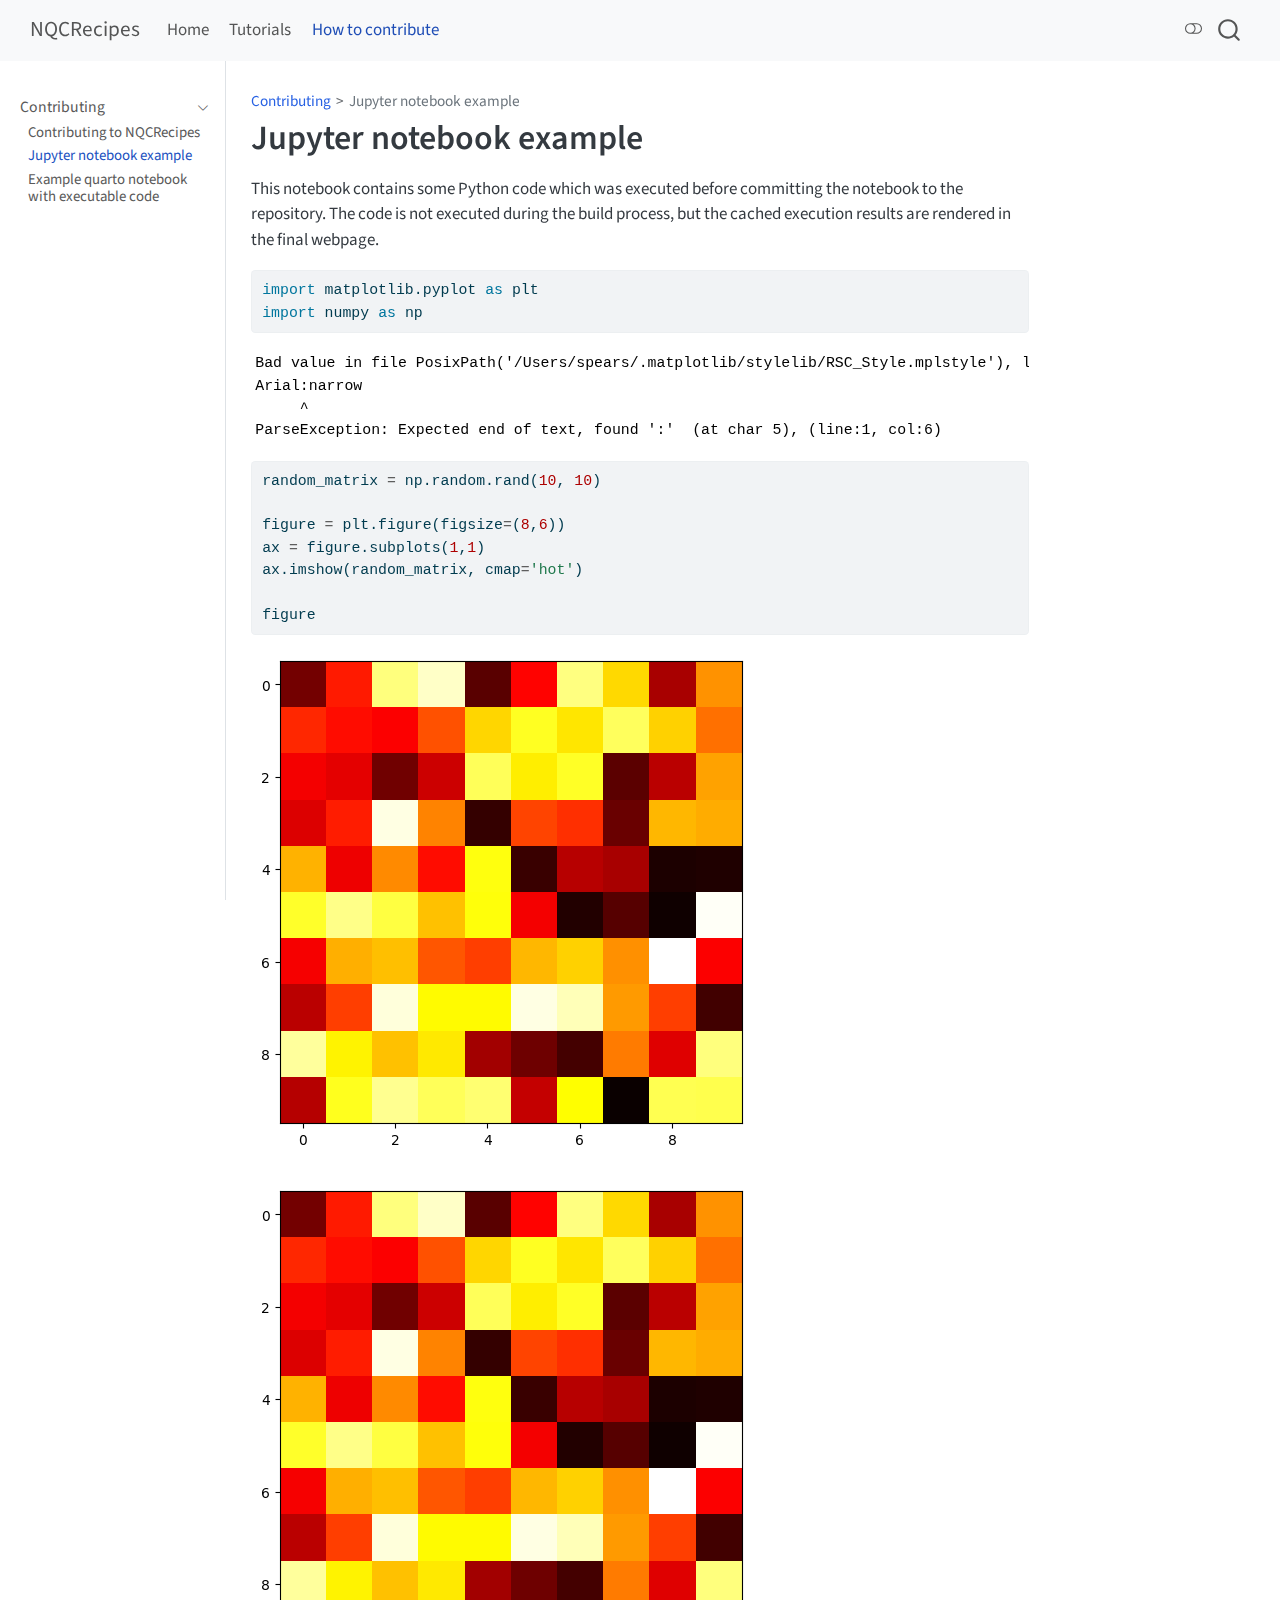
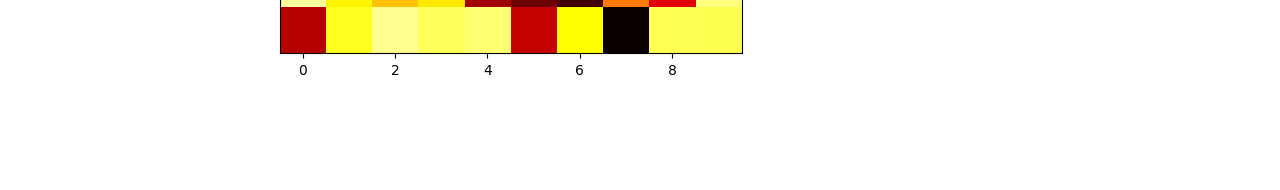
<file: contributing/example-notebook.html>
<!DOCTYPE html>
<html xmlns="http://www.w3.org/1999/xhtml" lang="en" xml:lang="en"><head>

<meta charset="utf-8">
<meta name="generator" content="quarto-1.5.56">

<meta name="viewport" content="width=device-width, initial-scale=1.0, user-scalable=yes">


<title>Jupyter notebook example – NQCRecipes</title>
<style>
code{white-space: pre-wrap;}
span.smallcaps{font-variant: small-caps;}
div.columns{display: flex; gap: min(4vw, 1.5em);}
div.column{flex: auto; overflow-x: auto;}
div.hanging-indent{margin-left: 1.5em; text-indent: -1.5em;}
ul.task-list{list-style: none;}
ul.task-list li input[type="checkbox"] {
  width: 0.8em;
  margin: 0 0.8em 0.2em -1em; /* quarto-specific, see https://github.com/quarto-dev/quarto-cli/issues/4556 */ 
  vertical-align: middle;
}
/* CSS for syntax highlighting */
pre > code.sourceCode { white-space: pre; position: relative; }
pre > code.sourceCode > span { line-height: 1.25; }
pre > code.sourceCode > span:empty { height: 1.2em; }
.sourceCode { overflow: visible; }
code.sourceCode > span { color: inherit; text-decoration: inherit; }
div.sourceCode { margin: 1em 0; }
pre.sourceCode { margin: 0; }
@media screen {
div.sourceCode { overflow: auto; }
}
@media print {
pre > code.sourceCode { white-space: pre-wrap; }
pre > code.sourceCode > span { display: inline-block; text-indent: -5em; padding-left: 5em; }
}
pre.numberSource code
  { counter-reset: source-line 0; }
pre.numberSource code > span
  { position: relative; left: -4em; counter-increment: source-line; }
pre.numberSource code > span > a:first-child::before
  { content: counter(source-line);
    position: relative; left: -1em; text-align: right; vertical-align: baseline;
    border: none; display: inline-block;
    -webkit-touch-callout: none; -webkit-user-select: none;
    -khtml-user-select: none; -moz-user-select: none;
    -ms-user-select: none; user-select: none;
    padding: 0 4px; width: 4em;
  }
pre.numberSource { margin-left: 3em;  padding-left: 4px; }
div.sourceCode
  {   }
@media screen {
pre > code.sourceCode > span > a:first-child::before { text-decoration: underline; }
}
</style>


<script src="../site_libs/quarto-nav/quarto-nav.js"></script>
<script src="../site_libs/quarto-nav/headroom.min.js"></script>
<script src="../site_libs/clipboard/clipboard.min.js"></script>
<script src="../site_libs/quarto-search/autocomplete.umd.js"></script>
<script src="../site_libs/quarto-search/fuse.min.js"></script>
<script src="../site_libs/quarto-search/quarto-search.js"></script>
<meta name="quarto:offset" content="../">
<script src="../site_libs/quarto-html/quarto.js"></script>
<script src="../site_libs/quarto-html/popper.min.js"></script>
<script src="../site_libs/quarto-html/tippy.umd.min.js"></script>
<script src="../site_libs/quarto-html/anchor.min.js"></script>
<link href="../site_libs/quarto-html/tippy.css" rel="stylesheet">
<link href="../site_libs/quarto-html/quarto-syntax-highlighting.css" rel="stylesheet" class="quarto-color-scheme" id="quarto-text-highlighting-styles">
<link href="../site_libs/quarto-html/quarto-syntax-highlighting-dark.css" rel="prefetch" class="quarto-color-scheme quarto-color-alternate" id="quarto-text-highlighting-styles">
<script src="../site_libs/bootstrap/bootstrap.min.js"></script>
<link href="../site_libs/bootstrap/bootstrap-icons.css" rel="stylesheet">
<link href="../site_libs/bootstrap/bootstrap.min.css" rel="stylesheet" class="quarto-color-scheme" id="quarto-bootstrap" data-mode="light">
<link href="../site_libs/bootstrap/bootstrap-dark.min.css" rel="prefetch" class="quarto-color-scheme quarto-color-alternate" id="quarto-bootstrap" data-mode="dark">
<script id="quarto-search-options" type="application/json">{
  "location": "navbar",
  "copy-button": false,
  "collapse-after": 3,
  "panel-placement": "end",
  "type": "overlay",
  "limit": 50,
  "keyboard-shortcut": [
    "f",
    "/",
    "s"
  ],
  "show-item-context": false,
  "language": {
    "search-no-results-text": "No results",
    "search-matching-documents-text": "matching documents",
    "search-copy-link-title": "Copy link to search",
    "search-hide-matches-text": "Hide additional matches",
    "search-more-match-text": "more match in this document",
    "search-more-matches-text": "more matches in this document",
    "search-clear-button-title": "Clear",
    "search-text-placeholder": "",
    "search-detached-cancel-button-title": "Cancel",
    "search-submit-button-title": "Submit",
    "search-label": "Search"
  }
}</script>


<link rel="stylesheet" href="../styles.css">
</head>

<body class="nav-sidebar docked nav-fixed">

<div id="quarto-search-results"></div>
  <header id="quarto-header" class="headroom fixed-top">
    <nav class="navbar navbar-expand-lg " data-bs-theme="dark">
      <div class="navbar-container container-fluid">
      <div class="navbar-brand-container mx-auto">
    <a class="navbar-brand" href="../index.html">
    <span class="navbar-title">NQCRecipes</span>
    </a>
  </div>
            <div id="quarto-search" class="" title="Search"></div>
          <button class="navbar-toggler" type="button" data-bs-toggle="collapse" data-bs-target="#navbarCollapse" aria-controls="navbarCollapse" role="menu" aria-expanded="false" aria-label="Toggle navigation" onclick="if (window.quartoToggleHeadroom) { window.quartoToggleHeadroom(); }">
  <span class="navbar-toggler-icon"></span>
</button>
          <div class="collapse navbar-collapse" id="navbarCollapse">
            <ul class="navbar-nav navbar-nav-scroll me-auto">
  <li class="nav-item">
    <a class="nav-link" href="../index.html"> 
<span class="menu-text">Home</span></a>
  </li>  
  <li class="nav-item">
    <a class="nav-link" href="../tutorials/overview.html"> 
<span class="menu-text">Tutorials</span></a>
  </li>  
  <li class="nav-item">
    <a class="nav-link active" href="../contributing/contributing.html" aria-current="page"> 
<span class="menu-text">How to contribute</span></a>
  </li>  
</ul>
          </div> <!-- /navcollapse -->
            <div class="quarto-navbar-tools">
  <a href="" class="quarto-color-scheme-toggle quarto-navigation-tool  px-1" onclick="window.quartoToggleColorScheme(); return false;" title="Toggle dark mode"><i class="bi"></i></a>
</div>
      </div> <!-- /container-fluid -->
    </nav>
  <nav class="quarto-secondary-nav">
    <div class="container-fluid d-flex">
      <button type="button" class="quarto-btn-toggle btn" data-bs-toggle="collapse" role="button" data-bs-target=".quarto-sidebar-collapse-item" aria-controls="quarto-sidebar" aria-expanded="false" aria-label="Toggle sidebar navigation" onclick="if (window.quartoToggleHeadroom) { window.quartoToggleHeadroom(); }">
        <i class="bi bi-layout-text-sidebar-reverse"></i>
      </button>
        <nav class="quarto-page-breadcrumbs" aria-label="breadcrumb"><ol class="breadcrumb"><li class="breadcrumb-item"><a href="../contributing/contributing.html">Contributing</a></li><li class="breadcrumb-item"><a href="../contributing/example-notebook.html">Jupyter notebook example</a></li></ol></nav>
        <a class="flex-grow-1" role="navigation" data-bs-toggle="collapse" data-bs-target=".quarto-sidebar-collapse-item" aria-controls="quarto-sidebar" aria-expanded="false" aria-label="Toggle sidebar navigation" onclick="if (window.quartoToggleHeadroom) { window.quartoToggleHeadroom(); }">      
        </a>
    </div>
  </nav>
</header>
<!-- content -->
<div id="quarto-content" class="quarto-container page-columns page-rows-contents page-layout-article page-navbar">
<!-- sidebar -->
  <nav id="quarto-sidebar" class="sidebar collapse collapse-horizontal quarto-sidebar-collapse-item sidebar-navigation docked overflow-auto">
    <div class="sidebar-menu-container"> 
    <ul class="list-unstyled mt-1">
        <li class="sidebar-item sidebar-item-section">
      <div class="sidebar-item-container"> 
            <a class="sidebar-item-text sidebar-link text-start" data-bs-toggle="collapse" data-bs-target="#quarto-sidebar-section-1" role="navigation" aria-expanded="true">
 <span class="menu-text">Contributing</span></a>
          <a class="sidebar-item-toggle text-start" data-bs-toggle="collapse" data-bs-target="#quarto-sidebar-section-1" role="navigation" aria-expanded="true" aria-label="Toggle section">
            <i class="bi bi-chevron-right ms-2"></i>
          </a> 
      </div>
      <ul id="quarto-sidebar-section-1" class="collapse list-unstyled sidebar-section depth1 show">  
          <li class="sidebar-item">
  <div class="sidebar-item-container"> 
  <a href="../contributing/contributing.html" class="sidebar-item-text sidebar-link">
 <span class="menu-text">Contributing to NQCRecipes</span></a>
  </div>
</li>
          <li class="sidebar-item">
  <div class="sidebar-item-container"> 
  <a href="../contributing/example-notebook.html" class="sidebar-item-text sidebar-link active">
 <span class="menu-text">Jupyter notebook example</span></a>
  </div>
</li>
          <li class="sidebar-item">
  <div class="sidebar-item-container"> 
  <a href="../contributing/executable-code-example.html" class="sidebar-item-text sidebar-link">
 <span class="menu-text">Example quarto notebook with executable code</span></a>
  </div>
</li>
      </ul>
  </li>
    </ul>
    </div>
</nav>
<div id="quarto-sidebar-glass" class="quarto-sidebar-collapse-item" data-bs-toggle="collapse" data-bs-target=".quarto-sidebar-collapse-item"></div>
<!-- margin-sidebar -->
    <div id="quarto-margin-sidebar" class="sidebar margin-sidebar zindex-bottom">
        
    </div>
<!-- main -->
<main class="content" id="quarto-document-content">

<header id="title-block-header" class="quarto-title-block default"><nav class="quarto-page-breadcrumbs quarto-title-breadcrumbs d-none d-lg-block" aria-label="breadcrumb"><ol class="breadcrumb"><li class="breadcrumb-item"><a href="../contributing/contributing.html">Contributing</a></li><li class="breadcrumb-item"><a href="../contributing/example-notebook.html">Jupyter notebook example</a></li></ol></nav>
<div class="quarto-title">
<h1 class="title">Jupyter notebook example</h1>
</div>



<div class="quarto-title-meta">

    
  
    
  </div>
  


</header>


<p>This notebook contains some Python code which was executed before committing the notebook to the repository. The code is not executed during the build process, but the cached execution results are rendered in the final webpage.</p>
<div id="cell-2" class="cell" data-execution_count="1">
<div class="sourceCode cell-code" id="cb1"><pre class="sourceCode python code-with-copy"><code class="sourceCode python"><span id="cb1-1"><a href="#cb1-1" aria-hidden="true" tabindex="-1"></a><span class="im">import</span> matplotlib.pyplot <span class="im">as</span> plt</span>
<span id="cb1-2"><a href="#cb1-2" aria-hidden="true" tabindex="-1"></a><span class="im">import</span> numpy <span class="im">as</span> np</span></code><button title="Copy to Clipboard" class="code-copy-button"><i class="bi"></i></button></pre></div>
<div class="cell-output cell-output-stderr">
<pre><code>Bad value in file PosixPath('/Users/spears/.matplotlib/stylelib/RSC_Style.mplstyle'), line 8 ('mathtext.rm: Arial:narrow'): Key mathtext.rm: 
Arial:narrow
     ^
ParseException: Expected end of text, found ':'  (at char 5), (line:1, col:6)</code></pre>
</div>
</div>
<div id="cell-3" class="cell" data-execution_count="4">
<div class="sourceCode cell-code" id="cb3"><pre class="sourceCode python code-with-copy"><code class="sourceCode python"><span id="cb3-1"><a href="#cb3-1" aria-hidden="true" tabindex="-1"></a>random_matrix <span class="op">=</span> np.random.rand(<span class="dv">10</span>, <span class="dv">10</span>)</span>
<span id="cb3-2"><a href="#cb3-2" aria-hidden="true" tabindex="-1"></a></span>
<span id="cb3-3"><a href="#cb3-3" aria-hidden="true" tabindex="-1"></a>figure <span class="op">=</span> plt.figure(figsize<span class="op">=</span>(<span class="dv">8</span>,<span class="dv">6</span>))</span>
<span id="cb3-4"><a href="#cb3-4" aria-hidden="true" tabindex="-1"></a>ax <span class="op">=</span> figure.subplots(<span class="dv">1</span>,<span class="dv">1</span>)</span>
<span id="cb3-5"><a href="#cb3-5" aria-hidden="true" tabindex="-1"></a>ax.imshow(random_matrix, cmap<span class="op">=</span><span class="st">'hot'</span>)</span>
<span id="cb3-6"><a href="#cb3-6" aria-hidden="true" tabindex="-1"></a></span>
<span id="cb3-7"><a href="#cb3-7" aria-hidden="true" tabindex="-1"></a>figure</span></code><button title="Copy to Clipboard" class="code-copy-button"><i class="bi"></i></button></pre></div>
<div class="cell-output cell-output-display" data-execution_count="4">
<div>
<figure class="figure">
<p><img src="example-notebook_files/figure-html/cell-3-output-1.png" class="img-fluid figure-img"></p>
</figure>
</div>
</div>
<div class="cell-output cell-output-display">
<div>
<figure class="figure">
<p><img src="example-notebook_files/figure-html/cell-3-output-2.png" class="img-fluid figure-img"></p>
</figure>
</div>
</div>
</div>



</main> <!-- /main -->
<script id="quarto-html-after-body" type="application/javascript">
window.document.addEventListener("DOMContentLoaded", function (event) {
  const toggleBodyColorMode = (bsSheetEl) => {
    const mode = bsSheetEl.getAttribute("data-mode");
    const bodyEl = window.document.querySelector("body");
    if (mode === "dark") {
      bodyEl.classList.add("quarto-dark");
      bodyEl.classList.remove("quarto-light");
    } else {
      bodyEl.classList.add("quarto-light");
      bodyEl.classList.remove("quarto-dark");
    }
  }
  const toggleBodyColorPrimary = () => {
    const bsSheetEl = window.document.querySelector("link#quarto-bootstrap");
    if (bsSheetEl) {
      toggleBodyColorMode(bsSheetEl);
    }
  }
  toggleBodyColorPrimary();  
  const disableStylesheet = (stylesheets) => {
    for (let i=0; i < stylesheets.length; i++) {
      const stylesheet = stylesheets[i];
      stylesheet.rel = 'prefetch';
    }
  }
  const enableStylesheet = (stylesheets) => {
    for (let i=0; i < stylesheets.length; i++) {
      const stylesheet = stylesheets[i];
      stylesheet.rel = 'stylesheet';
    }
  }
  const manageTransitions = (selector, allowTransitions) => {
    const els = window.document.querySelectorAll(selector);
    for (let i=0; i < els.length; i++) {
      const el = els[i];
      if (allowTransitions) {
        el.classList.remove('notransition');
      } else {
        el.classList.add('notransition');
      }
    }
  }
  const toggleGiscusIfUsed = (isAlternate, darkModeDefault) => {
    const baseTheme = document.querySelector('#giscus-base-theme')?.value ?? 'light';
    const alternateTheme = document.querySelector('#giscus-alt-theme')?.value ?? 'dark';
    let newTheme = '';
    if(darkModeDefault) {
      newTheme = isAlternate ? baseTheme : alternateTheme;
    } else {
      newTheme = isAlternate ? alternateTheme : baseTheme;
    }
    const changeGiscusTheme = () => {
      // From: https://github.com/giscus/giscus/issues/336
      const sendMessage = (message) => {
        const iframe = document.querySelector('iframe.giscus-frame');
        if (!iframe) return;
        iframe.contentWindow.postMessage({ giscus: message }, 'https://giscus.app');
      }
      sendMessage({
        setConfig: {
          theme: newTheme
        }
      });
    }
    const isGiscussLoaded = window.document.querySelector('iframe.giscus-frame') !== null;
    if (isGiscussLoaded) {
      changeGiscusTheme();
    }
  }
  const toggleColorMode = (alternate) => {
    // Switch the stylesheets
    const alternateStylesheets = window.document.querySelectorAll('link.quarto-color-scheme.quarto-color-alternate');
    manageTransitions('#quarto-margin-sidebar .nav-link', false);
    if (alternate) {
      enableStylesheet(alternateStylesheets);
      for (const sheetNode of alternateStylesheets) {
        if (sheetNode.id === "quarto-bootstrap") {
          toggleBodyColorMode(sheetNode);
        }
      }
    } else {
      disableStylesheet(alternateStylesheets);
      toggleBodyColorPrimary();
    }
    manageTransitions('#quarto-margin-sidebar .nav-link', true);
    // Switch the toggles
    const toggles = window.document.querySelectorAll('.quarto-color-scheme-toggle');
    for (let i=0; i < toggles.length; i++) {
      const toggle = toggles[i];
      if (toggle) {
        if (alternate) {
          toggle.classList.add("alternate");     
        } else {
          toggle.classList.remove("alternate");
        }
      }
    }
    // Hack to workaround the fact that safari doesn't
    // properly recolor the scrollbar when toggling (#1455)
    if (navigator.userAgent.indexOf('Safari') > 0 && navigator.userAgent.indexOf('Chrome') == -1) {
      manageTransitions("body", false);
      window.scrollTo(0, 1);
      setTimeout(() => {
        window.scrollTo(0, 0);
        manageTransitions("body", true);
      }, 40);  
    }
  }
  const isFileUrl = () => { 
    return window.location.protocol === 'file:';
  }
  const hasAlternateSentinel = () => {  
    let styleSentinel = getColorSchemeSentinel();
    if (styleSentinel !== null) {
      return styleSentinel === "alternate";
    } else {
      return false;
    }
  }
  const setStyleSentinel = (alternate) => {
    const value = alternate ? "alternate" : "default";
    if (!isFileUrl()) {
      window.localStorage.setItem("quarto-color-scheme", value);
    } else {
      localAlternateSentinel = value;
    }
  }
  const getColorSchemeSentinel = () => {
    if (!isFileUrl()) {
      const storageValue = window.localStorage.getItem("quarto-color-scheme");
      return storageValue != null ? storageValue : localAlternateSentinel;
    } else {
      return localAlternateSentinel;
    }
  }
  const darkModeDefault = false;
  let localAlternateSentinel = darkModeDefault ? 'alternate' : 'default';
  // Dark / light mode switch
  window.quartoToggleColorScheme = () => {
    // Read the current dark / light value 
    let toAlternate = !hasAlternateSentinel();
    toggleColorMode(toAlternate);
    setStyleSentinel(toAlternate);
    toggleGiscusIfUsed(toAlternate, darkModeDefault);
  };
  // Ensure there is a toggle, if there isn't float one in the top right
  if (window.document.querySelector('.quarto-color-scheme-toggle') === null) {
    const a = window.document.createElement('a');
    a.classList.add('top-right');
    a.classList.add('quarto-color-scheme-toggle');
    a.href = "";
    a.onclick = function() { try { window.quartoToggleColorScheme(); } catch {} return false; };
    const i = window.document.createElement("i");
    i.classList.add('bi');
    a.appendChild(i);
    window.document.body.appendChild(a);
  }
  // Switch to dark mode if need be
  if (hasAlternateSentinel()) {
    toggleColorMode(true);
  } else {
    toggleColorMode(false);
  }
  const icon = "";
  const anchorJS = new window.AnchorJS();
  anchorJS.options = {
    placement: 'right',
    icon: icon
  };
  anchorJS.add('.anchored');
  const isCodeAnnotation = (el) => {
    for (const clz of el.classList) {
      if (clz.startsWith('code-annotation-')) {                     
        return true;
      }
    }
    return false;
  }
  const onCopySuccess = function(e) {
    // button target
    const button = e.trigger;
    // don't keep focus
    button.blur();
    // flash "checked"
    button.classList.add('code-copy-button-checked');
    var currentTitle = button.getAttribute("title");
    button.setAttribute("title", "Copied!");
    let tooltip;
    if (window.bootstrap) {
      button.setAttribute("data-bs-toggle", "tooltip");
      button.setAttribute("data-bs-placement", "left");
      button.setAttribute("data-bs-title", "Copied!");
      tooltip = new bootstrap.Tooltip(button, 
        { trigger: "manual", 
          customClass: "code-copy-button-tooltip",
          offset: [0, -8]});
      tooltip.show();    
    }
    setTimeout(function() {
      if (tooltip) {
        tooltip.hide();
        button.removeAttribute("data-bs-title");
        button.removeAttribute("data-bs-toggle");
        button.removeAttribute("data-bs-placement");
      }
      button.setAttribute("title", currentTitle);
      button.classList.remove('code-copy-button-checked');
    }, 1000);
    // clear code selection
    e.clearSelection();
  }
  const getTextToCopy = function(trigger) {
      const codeEl = trigger.previousElementSibling.cloneNode(true);
      for (const childEl of codeEl.children) {
        if (isCodeAnnotation(childEl)) {
          childEl.remove();
        }
      }
      return codeEl.innerText;
  }
  const clipboard = new window.ClipboardJS('.code-copy-button:not([data-in-quarto-modal])', {
    text: getTextToCopy
  });
  clipboard.on('success', onCopySuccess);
  if (window.document.getElementById('quarto-embedded-source-code-modal')) {
    // For code content inside modals, clipBoardJS needs to be initialized with a container option
    // TODO: Check when it could be a function (https://github.com/zenorocha/clipboard.js/issues/860)
    const clipboardModal = new window.ClipboardJS('.code-copy-button[data-in-quarto-modal]', {
      text: getTextToCopy,
      container: window.document.getElementById('quarto-embedded-source-code-modal')
    });
    clipboardModal.on('success', onCopySuccess);
  }
    var localhostRegex = new RegExp(/^(?:http|https):\/\/localhost\:?[0-9]*\//);
    var mailtoRegex = new RegExp(/^mailto:/);
      var filterRegex = new RegExp("https:\/\/NQCD\.github\.io\/NQCRecipes\/");
    var isInternal = (href) => {
        return filterRegex.test(href) || localhostRegex.test(href) || mailtoRegex.test(href);
    }
    // Inspect non-navigation links and adorn them if external
 	var links = window.document.querySelectorAll('a[href]:not(.nav-link):not(.navbar-brand):not(.toc-action):not(.sidebar-link):not(.sidebar-item-toggle):not(.pagination-link):not(.no-external):not([aria-hidden]):not(.dropdown-item):not(.quarto-navigation-tool):not(.about-link)');
    for (var i=0; i<links.length; i++) {
      const link = links[i];
      if (!isInternal(link.href)) {
        // undo the damage that might have been done by quarto-nav.js in the case of
        // links that we want to consider external
        if (link.dataset.originalHref !== undefined) {
          link.href = link.dataset.originalHref;
        }
      }
    }
  function tippyHover(el, contentFn, onTriggerFn, onUntriggerFn) {
    const config = {
      allowHTML: true,
      maxWidth: 500,
      delay: 100,
      arrow: false,
      appendTo: function(el) {
          return el.parentElement;
      },
      interactive: true,
      interactiveBorder: 10,
      theme: 'quarto',
      placement: 'bottom-start',
    };
    if (contentFn) {
      config.content = contentFn;
    }
    if (onTriggerFn) {
      config.onTrigger = onTriggerFn;
    }
    if (onUntriggerFn) {
      config.onUntrigger = onUntriggerFn;
    }
    window.tippy(el, config); 
  }
  const noterefs = window.document.querySelectorAll('a[role="doc-noteref"]');
  for (var i=0; i<noterefs.length; i++) {
    const ref = noterefs[i];
    tippyHover(ref, function() {
      // use id or data attribute instead here
      let href = ref.getAttribute('data-footnote-href') || ref.getAttribute('href');
      try { href = new URL(href).hash; } catch {}
      const id = href.replace(/^#\/?/, "");
      const note = window.document.getElementById(id);
      if (note) {
        return note.innerHTML;
      } else {
        return "";
      }
    });
  }
  const xrefs = window.document.querySelectorAll('a.quarto-xref');
  const processXRef = (id, note) => {
    // Strip column container classes
    const stripColumnClz = (el) => {
      el.classList.remove("page-full", "page-columns");
      if (el.children) {
        for (const child of el.children) {
          stripColumnClz(child);
        }
      }
    }
    stripColumnClz(note)
    if (id === null || id.startsWith('sec-')) {
      // Special case sections, only their first couple elements
      const container = document.createElement("div");
      if (note.children && note.children.length > 2) {
        container.appendChild(note.children[0].cloneNode(true));
        for (let i = 1; i < note.children.length; i++) {
          const child = note.children[i];
          if (child.tagName === "P" && child.innerText === "") {
            continue;
          } else {
            container.appendChild(child.cloneNode(true));
            break;
          }
        }
        if (window.Quarto?.typesetMath) {
          window.Quarto.typesetMath(container);
        }
        return container.innerHTML
      } else {
        if (window.Quarto?.typesetMath) {
          window.Quarto.typesetMath(note);
        }
        return note.innerHTML;
      }
    } else {
      // Remove any anchor links if they are present
      const anchorLink = note.querySelector('a.anchorjs-link');
      if (anchorLink) {
        anchorLink.remove();
      }
      if (window.Quarto?.typesetMath) {
        window.Quarto.typesetMath(note);
      }
      // TODO in 1.5, we should make sure this works without a callout special case
      if (note.classList.contains("callout")) {
        return note.outerHTML;
      } else {
        return note.innerHTML;
      }
    }
  }
  for (var i=0; i<xrefs.length; i++) {
    const xref = xrefs[i];
    tippyHover(xref, undefined, function(instance) {
      instance.disable();
      let url = xref.getAttribute('href');
      let hash = undefined; 
      if (url.startsWith('#')) {
        hash = url;
      } else {
        try { hash = new URL(url).hash; } catch {}
      }
      if (hash) {
        const id = hash.replace(/^#\/?/, "");
        const note = window.document.getElementById(id);
        if (note !== null) {
          try {
            const html = processXRef(id, note.cloneNode(true));
            instance.setContent(html);
          } finally {
            instance.enable();
            instance.show();
          }
        } else {
          // See if we can fetch this
          fetch(url.split('#')[0])
          .then(res => res.text())
          .then(html => {
            const parser = new DOMParser();
            const htmlDoc = parser.parseFromString(html, "text/html");
            const note = htmlDoc.getElementById(id);
            if (note !== null) {
              const html = processXRef(id, note);
              instance.setContent(html);
            } 
          }).finally(() => {
            instance.enable();
            instance.show();
          });
        }
      } else {
        // See if we can fetch a full url (with no hash to target)
        // This is a special case and we should probably do some content thinning / targeting
        fetch(url)
        .then(res => res.text())
        .then(html => {
          const parser = new DOMParser();
          const htmlDoc = parser.parseFromString(html, "text/html");
          const note = htmlDoc.querySelector('main.content');
          if (note !== null) {
            // This should only happen for chapter cross references
            // (since there is no id in the URL)
            // remove the first header
            if (note.children.length > 0 && note.children[0].tagName === "HEADER") {
              note.children[0].remove();
            }
            const html = processXRef(null, note);
            instance.setContent(html);
          } 
        }).finally(() => {
          instance.enable();
          instance.show();
        });
      }
    }, function(instance) {
    });
  }
      let selectedAnnoteEl;
      const selectorForAnnotation = ( cell, annotation) => {
        let cellAttr = 'data-code-cell="' + cell + '"';
        let lineAttr = 'data-code-annotation="' +  annotation + '"';
        const selector = 'span[' + cellAttr + '][' + lineAttr + ']';
        return selector;
      }
      const selectCodeLines = (annoteEl) => {
        const doc = window.document;
        const targetCell = annoteEl.getAttribute("data-target-cell");
        const targetAnnotation = annoteEl.getAttribute("data-target-annotation");
        const annoteSpan = window.document.querySelector(selectorForAnnotation(targetCell, targetAnnotation));
        const lines = annoteSpan.getAttribute("data-code-lines").split(",");
        const lineIds = lines.map((line) => {
          return targetCell + "-" + line;
        })
        let top = null;
        let height = null;
        let parent = null;
        if (lineIds.length > 0) {
            //compute the position of the single el (top and bottom and make a div)
            const el = window.document.getElementById(lineIds[0]);
            top = el.offsetTop;
            height = el.offsetHeight;
            parent = el.parentElement.parentElement;
          if (lineIds.length > 1) {
            const lastEl = window.document.getElementById(lineIds[lineIds.length - 1]);
            const bottom = lastEl.offsetTop + lastEl.offsetHeight;
            height = bottom - top;
          }
          if (top !== null && height !== null && parent !== null) {
            // cook up a div (if necessary) and position it 
            let div = window.document.getElementById("code-annotation-line-highlight");
            if (div === null) {
              div = window.document.createElement("div");
              div.setAttribute("id", "code-annotation-line-highlight");
              div.style.position = 'absolute';
              parent.appendChild(div);
            }
            div.style.top = top - 2 + "px";
            div.style.height = height + 4 + "px";
            div.style.left = 0;
            let gutterDiv = window.document.getElementById("code-annotation-line-highlight-gutter");
            if (gutterDiv === null) {
              gutterDiv = window.document.createElement("div");
              gutterDiv.setAttribute("id", "code-annotation-line-highlight-gutter");
              gutterDiv.style.position = 'absolute';
              const codeCell = window.document.getElementById(targetCell);
              const gutter = codeCell.querySelector('.code-annotation-gutter');
              gutter.appendChild(gutterDiv);
            }
            gutterDiv.style.top = top - 2 + "px";
            gutterDiv.style.height = height + 4 + "px";
          }
          selectedAnnoteEl = annoteEl;
        }
      };
      const unselectCodeLines = () => {
        const elementsIds = ["code-annotation-line-highlight", "code-annotation-line-highlight-gutter"];
        elementsIds.forEach((elId) => {
          const div = window.document.getElementById(elId);
          if (div) {
            div.remove();
          }
        });
        selectedAnnoteEl = undefined;
      };
        // Handle positioning of the toggle
    window.addEventListener(
      "resize",
      throttle(() => {
        elRect = undefined;
        if (selectedAnnoteEl) {
          selectCodeLines(selectedAnnoteEl);
        }
      }, 10)
    );
    function throttle(fn, ms) {
    let throttle = false;
    let timer;
      return (...args) => {
        if(!throttle) { // first call gets through
            fn.apply(this, args);
            throttle = true;
        } else { // all the others get throttled
            if(timer) clearTimeout(timer); // cancel #2
            timer = setTimeout(() => {
              fn.apply(this, args);
              timer = throttle = false;
            }, ms);
        }
      };
    }
      // Attach click handler to the DT
      const annoteDls = window.document.querySelectorAll('dt[data-target-cell]');
      for (const annoteDlNode of annoteDls) {
        annoteDlNode.addEventListener('click', (event) => {
          const clickedEl = event.target;
          if (clickedEl !== selectedAnnoteEl) {
            unselectCodeLines();
            const activeEl = window.document.querySelector('dt[data-target-cell].code-annotation-active');
            if (activeEl) {
              activeEl.classList.remove('code-annotation-active');
            }
            selectCodeLines(clickedEl);
            clickedEl.classList.add('code-annotation-active');
          } else {
            // Unselect the line
            unselectCodeLines();
            clickedEl.classList.remove('code-annotation-active');
          }
        });
      }
  const findCites = (el) => {
    const parentEl = el.parentElement;
    if (parentEl) {
      const cites = parentEl.dataset.cites;
      if (cites) {
        return {
          el,
          cites: cites.split(' ')
        };
      } else {
        return findCites(el.parentElement)
      }
    } else {
      return undefined;
    }
  };
  var bibliorefs = window.document.querySelectorAll('a[role="doc-biblioref"]');
  for (var i=0; i<bibliorefs.length; i++) {
    const ref = bibliorefs[i];
    const citeInfo = findCites(ref);
    if (citeInfo) {
      tippyHover(citeInfo.el, function() {
        var popup = window.document.createElement('div');
        citeInfo.cites.forEach(function(cite) {
          var citeDiv = window.document.createElement('div');
          citeDiv.classList.add('hanging-indent');
          citeDiv.classList.add('csl-entry');
          var biblioDiv = window.document.getElementById('ref-' + cite);
          if (biblioDiv) {
            citeDiv.innerHTML = biblioDiv.innerHTML;
          }
          popup.appendChild(citeDiv);
        });
        return popup.innerHTML;
      });
    }
  }
});
</script>
</div> <!-- /content -->




</body></html>
</file>
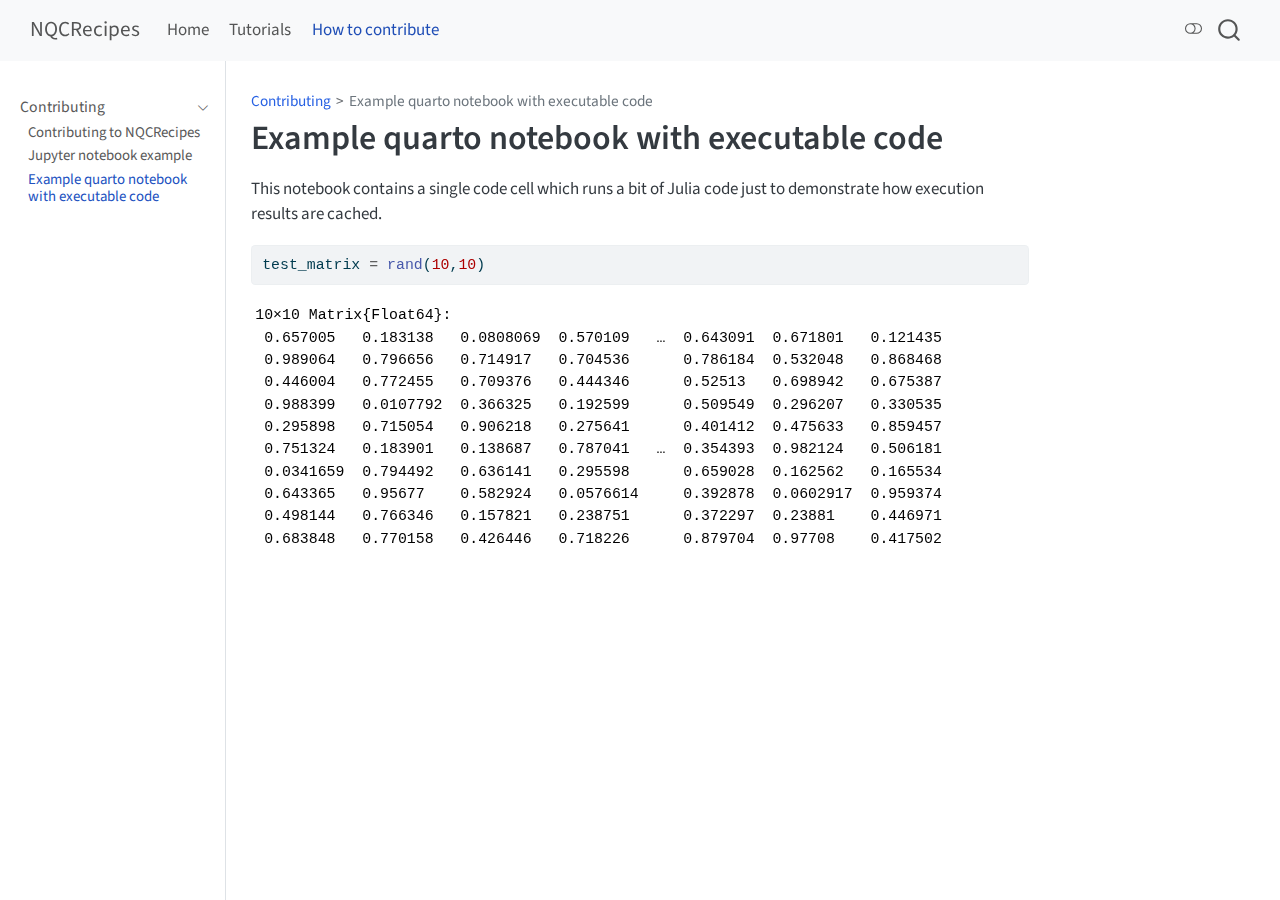
<file: contributing/executable-code-example.html>
<!DOCTYPE html>
<html xmlns="http://www.w3.org/1999/xhtml" lang="en" xml:lang="en"><head>

<meta charset="utf-8">
<meta name="generator" content="quarto-1.5.56">

<meta name="viewport" content="width=device-width, initial-scale=1.0, user-scalable=yes">


<title>Example quarto notebook with executable code – NQCRecipes</title>
<style>
code{white-space: pre-wrap;}
span.smallcaps{font-variant: small-caps;}
div.columns{display: flex; gap: min(4vw, 1.5em);}
div.column{flex: auto; overflow-x: auto;}
div.hanging-indent{margin-left: 1.5em; text-indent: -1.5em;}
ul.task-list{list-style: none;}
ul.task-list li input[type="checkbox"] {
  width: 0.8em;
  margin: 0 0.8em 0.2em -1em; /* quarto-specific, see https://github.com/quarto-dev/quarto-cli/issues/4556 */ 
  vertical-align: middle;
}
/* CSS for syntax highlighting */
pre > code.sourceCode { white-space: pre; position: relative; }
pre > code.sourceCode > span { line-height: 1.25; }
pre > code.sourceCode > span:empty { height: 1.2em; }
.sourceCode { overflow: visible; }
code.sourceCode > span { color: inherit; text-decoration: inherit; }
div.sourceCode { margin: 1em 0; }
pre.sourceCode { margin: 0; }
@media screen {
div.sourceCode { overflow: auto; }
}
@media print {
pre > code.sourceCode { white-space: pre-wrap; }
pre > code.sourceCode > span { display: inline-block; text-indent: -5em; padding-left: 5em; }
}
pre.numberSource code
  { counter-reset: source-line 0; }
pre.numberSource code > span
  { position: relative; left: -4em; counter-increment: source-line; }
pre.numberSource code > span > a:first-child::before
  { content: counter(source-line);
    position: relative; left: -1em; text-align: right; vertical-align: baseline;
    border: none; display: inline-block;
    -webkit-touch-callout: none; -webkit-user-select: none;
    -khtml-user-select: none; -moz-user-select: none;
    -ms-user-select: none; user-select: none;
    padding: 0 4px; width: 4em;
  }
pre.numberSource { margin-left: 3em;  padding-left: 4px; }
div.sourceCode
  {   }
@media screen {
pre > code.sourceCode > span > a:first-child::before { text-decoration: underline; }
}
</style>


<script src="../site_libs/quarto-nav/quarto-nav.js"></script>
<script src="../site_libs/quarto-nav/headroom.min.js"></script>
<script src="../site_libs/clipboard/clipboard.min.js"></script>
<script src="../site_libs/quarto-search/autocomplete.umd.js"></script>
<script src="../site_libs/quarto-search/fuse.min.js"></script>
<script src="../site_libs/quarto-search/quarto-search.js"></script>
<meta name="quarto:offset" content="../">
<script src="../site_libs/quarto-html/quarto.js"></script>
<script src="../site_libs/quarto-html/popper.min.js"></script>
<script src="../site_libs/quarto-html/tippy.umd.min.js"></script>
<script src="../site_libs/quarto-html/anchor.min.js"></script>
<link href="../site_libs/quarto-html/tippy.css" rel="stylesheet">
<link href="../site_libs/quarto-html/quarto-syntax-highlighting.css" rel="stylesheet" class="quarto-color-scheme" id="quarto-text-highlighting-styles">
<link href="../site_libs/quarto-html/quarto-syntax-highlighting-dark.css" rel="prefetch" class="quarto-color-scheme quarto-color-alternate" id="quarto-text-highlighting-styles">
<script src="../site_libs/bootstrap/bootstrap.min.js"></script>
<link href="../site_libs/bootstrap/bootstrap-icons.css" rel="stylesheet">
<link href="../site_libs/bootstrap/bootstrap.min.css" rel="stylesheet" class="quarto-color-scheme" id="quarto-bootstrap" data-mode="light">
<link href="../site_libs/bootstrap/bootstrap-dark.min.css" rel="prefetch" class="quarto-color-scheme quarto-color-alternate" id="quarto-bootstrap" data-mode="dark">
<script id="quarto-search-options" type="application/json">{
  "location": "navbar",
  "copy-button": false,
  "collapse-after": 3,
  "panel-placement": "end",
  "type": "overlay",
  "limit": 50,
  "keyboard-shortcut": [
    "f",
    "/",
    "s"
  ],
  "show-item-context": false,
  "language": {
    "search-no-results-text": "No results",
    "search-matching-documents-text": "matching documents",
    "search-copy-link-title": "Copy link to search",
    "search-hide-matches-text": "Hide additional matches",
    "search-more-match-text": "more match in this document",
    "search-more-matches-text": "more matches in this document",
    "search-clear-button-title": "Clear",
    "search-text-placeholder": "",
    "search-detached-cancel-button-title": "Cancel",
    "search-submit-button-title": "Submit",
    "search-label": "Search"
  }
}</script>


<link rel="stylesheet" href="../styles.css">
</head>

<body class="nav-sidebar docked nav-fixed">

<div id="quarto-search-results"></div>
  <header id="quarto-header" class="headroom fixed-top">
    <nav class="navbar navbar-expand-lg " data-bs-theme="dark">
      <div class="navbar-container container-fluid">
      <div class="navbar-brand-container mx-auto">
    <a class="navbar-brand" href="../index.html">
    <span class="navbar-title">NQCRecipes</span>
    </a>
  </div>
            <div id="quarto-search" class="" title="Search"></div>
          <button class="navbar-toggler" type="button" data-bs-toggle="collapse" data-bs-target="#navbarCollapse" aria-controls="navbarCollapse" role="menu" aria-expanded="false" aria-label="Toggle navigation" onclick="if (window.quartoToggleHeadroom) { window.quartoToggleHeadroom(); }">
  <span class="navbar-toggler-icon"></span>
</button>
          <div class="collapse navbar-collapse" id="navbarCollapse">
            <ul class="navbar-nav navbar-nav-scroll me-auto">
  <li class="nav-item">
    <a class="nav-link" href="../index.html"> 
<span class="menu-text">Home</span></a>
  </li>  
  <li class="nav-item">
    <a class="nav-link" href="../tutorials/overview.html"> 
<span class="menu-text">Tutorials</span></a>
  </li>  
  <li class="nav-item">
    <a class="nav-link active" href="../contributing/contributing.html" aria-current="page"> 
<span class="menu-text">How to contribute</span></a>
  </li>  
</ul>
          </div> <!-- /navcollapse -->
            <div class="quarto-navbar-tools">
  <a href="" class="quarto-color-scheme-toggle quarto-navigation-tool  px-1" onclick="window.quartoToggleColorScheme(); return false;" title="Toggle dark mode"><i class="bi"></i></a>
</div>
      </div> <!-- /container-fluid -->
    </nav>
  <nav class="quarto-secondary-nav">
    <div class="container-fluid d-flex">
      <button type="button" class="quarto-btn-toggle btn" data-bs-toggle="collapse" role="button" data-bs-target=".quarto-sidebar-collapse-item" aria-controls="quarto-sidebar" aria-expanded="false" aria-label="Toggle sidebar navigation" onclick="if (window.quartoToggleHeadroom) { window.quartoToggleHeadroom(); }">
        <i class="bi bi-layout-text-sidebar-reverse"></i>
      </button>
        <nav class="quarto-page-breadcrumbs" aria-label="breadcrumb"><ol class="breadcrumb"><li class="breadcrumb-item"><a href="../contributing/contributing.html">Contributing</a></li><li class="breadcrumb-item"><a href="../contributing/executable-code-example.html">Example quarto notebook with executable code</a></li></ol></nav>
        <a class="flex-grow-1" role="navigation" data-bs-toggle="collapse" data-bs-target=".quarto-sidebar-collapse-item" aria-controls="quarto-sidebar" aria-expanded="false" aria-label="Toggle sidebar navigation" onclick="if (window.quartoToggleHeadroom) { window.quartoToggleHeadroom(); }">      
        </a>
    </div>
  </nav>
</header>
<!-- content -->
<div id="quarto-content" class="quarto-container page-columns page-rows-contents page-layout-article page-navbar">
<!-- sidebar -->
  <nav id="quarto-sidebar" class="sidebar collapse collapse-horizontal quarto-sidebar-collapse-item sidebar-navigation docked overflow-auto">
    <div class="sidebar-menu-container"> 
    <ul class="list-unstyled mt-1">
        <li class="sidebar-item sidebar-item-section">
      <div class="sidebar-item-container"> 
            <a class="sidebar-item-text sidebar-link text-start" data-bs-toggle="collapse" data-bs-target="#quarto-sidebar-section-1" role="navigation" aria-expanded="true">
 <span class="menu-text">Contributing</span></a>
          <a class="sidebar-item-toggle text-start" data-bs-toggle="collapse" data-bs-target="#quarto-sidebar-section-1" role="navigation" aria-expanded="true" aria-label="Toggle section">
            <i class="bi bi-chevron-right ms-2"></i>
          </a> 
      </div>
      <ul id="quarto-sidebar-section-1" class="collapse list-unstyled sidebar-section depth1 show">  
          <li class="sidebar-item">
  <div class="sidebar-item-container"> 
  <a href="../contributing/contributing.html" class="sidebar-item-text sidebar-link">
 <span class="menu-text">Contributing to NQCRecipes</span></a>
  </div>
</li>
          <li class="sidebar-item">
  <div class="sidebar-item-container"> 
  <a href="../contributing/example-notebook.html" class="sidebar-item-text sidebar-link">
 <span class="menu-text">Jupyter notebook example</span></a>
  </div>
</li>
          <li class="sidebar-item">
  <div class="sidebar-item-container"> 
  <a href="../contributing/executable-code-example.html" class="sidebar-item-text sidebar-link active">
 <span class="menu-text">Example quarto notebook with executable code</span></a>
  </div>
</li>
      </ul>
  </li>
    </ul>
    </div>
</nav>
<div id="quarto-sidebar-glass" class="quarto-sidebar-collapse-item" data-bs-toggle="collapse" data-bs-target=".quarto-sidebar-collapse-item"></div>
<!-- margin-sidebar -->
    <div id="quarto-margin-sidebar" class="sidebar margin-sidebar zindex-bottom">
        
    </div>
<!-- main -->
<main class="content" id="quarto-document-content">

<header id="title-block-header" class="quarto-title-block default"><nav class="quarto-page-breadcrumbs quarto-title-breadcrumbs d-none d-lg-block" aria-label="breadcrumb"><ol class="breadcrumb"><li class="breadcrumb-item"><a href="../contributing/contributing.html">Contributing</a></li><li class="breadcrumb-item"><a href="../contributing/executable-code-example.html">Example quarto notebook with executable code</a></li></ol></nav>
<div class="quarto-title">
<h1 class="title">Example quarto notebook with executable code</h1>
</div>



<div class="quarto-title-meta">

    
  
    
  </div>
  


</header>


<p>This notebook contains a single code cell which runs a bit of Julia code just to demonstrate how execution results are cached.</p>
<div id="2" class="cell" data-execution_count="1">
<div class="sourceCode cell-code" id="cb1"><pre class="sourceCode julia code-with-copy"><code class="sourceCode julia"><span id="cb1-1"><a href="#cb1-1" aria-hidden="true" tabindex="-1"></a>test_matrix <span class="op">=</span> <span class="fu">rand</span>(<span class="fl">10</span>,<span class="fl">10</span>)</span></code><button title="Copy to Clipboard" class="code-copy-button"><i class="bi"></i></button></pre></div>
<div class="cell-output cell-output-display" data-execution_count="1">
<pre><code>10×10 Matrix{Float64}:
 0.657005   0.183138   0.0808069  0.570109   …  0.643091  0.671801   0.121435
 0.989064   0.796656   0.714917   0.704536      0.786184  0.532048   0.868468
 0.446004   0.772455   0.709376   0.444346      0.52513   0.698942   0.675387
 0.988399   0.0107792  0.366325   0.192599      0.509549  0.296207   0.330535
 0.295898   0.715054   0.906218   0.275641      0.401412  0.475633   0.859457
 0.751324   0.183901   0.138687   0.787041   …  0.354393  0.982124   0.506181
 0.0341659  0.794492   0.636141   0.295598      0.659028  0.162562   0.165534
 0.643365   0.95677    0.582924   0.0576614     0.392878  0.0602917  0.959374
 0.498144   0.766346   0.157821   0.238751      0.372297  0.23881    0.446971
 0.683848   0.770158   0.426446   0.718226      0.879704  0.97708    0.417502</code></pre>
</div>
</div>



</main> <!-- /main -->
<script id="quarto-html-after-body" type="application/javascript">
window.document.addEventListener("DOMContentLoaded", function (event) {
  const toggleBodyColorMode = (bsSheetEl) => {
    const mode = bsSheetEl.getAttribute("data-mode");
    const bodyEl = window.document.querySelector("body");
    if (mode === "dark") {
      bodyEl.classList.add("quarto-dark");
      bodyEl.classList.remove("quarto-light");
    } else {
      bodyEl.classList.add("quarto-light");
      bodyEl.classList.remove("quarto-dark");
    }
  }
  const toggleBodyColorPrimary = () => {
    const bsSheetEl = window.document.querySelector("link#quarto-bootstrap");
    if (bsSheetEl) {
      toggleBodyColorMode(bsSheetEl);
    }
  }
  toggleBodyColorPrimary();  
  const disableStylesheet = (stylesheets) => {
    for (let i=0; i < stylesheets.length; i++) {
      const stylesheet = stylesheets[i];
      stylesheet.rel = 'prefetch';
    }
  }
  const enableStylesheet = (stylesheets) => {
    for (let i=0; i < stylesheets.length; i++) {
      const stylesheet = stylesheets[i];
      stylesheet.rel = 'stylesheet';
    }
  }
  const manageTransitions = (selector, allowTransitions) => {
    const els = window.document.querySelectorAll(selector);
    for (let i=0; i < els.length; i++) {
      const el = els[i];
      if (allowTransitions) {
        el.classList.remove('notransition');
      } else {
        el.classList.add('notransition');
      }
    }
  }
  const toggleGiscusIfUsed = (isAlternate, darkModeDefault) => {
    const baseTheme = document.querySelector('#giscus-base-theme')?.value ?? 'light';
    const alternateTheme = document.querySelector('#giscus-alt-theme')?.value ?? 'dark';
    let newTheme = '';
    if(darkModeDefault) {
      newTheme = isAlternate ? baseTheme : alternateTheme;
    } else {
      newTheme = isAlternate ? alternateTheme : baseTheme;
    }
    const changeGiscusTheme = () => {
      // From: https://github.com/giscus/giscus/issues/336
      const sendMessage = (message) => {
        const iframe = document.querySelector('iframe.giscus-frame');
        if (!iframe) return;
        iframe.contentWindow.postMessage({ giscus: message }, 'https://giscus.app');
      }
      sendMessage({
        setConfig: {
          theme: newTheme
        }
      });
    }
    const isGiscussLoaded = window.document.querySelector('iframe.giscus-frame') !== null;
    if (isGiscussLoaded) {
      changeGiscusTheme();
    }
  }
  const toggleColorMode = (alternate) => {
    // Switch the stylesheets
    const alternateStylesheets = window.document.querySelectorAll('link.quarto-color-scheme.quarto-color-alternate');
    manageTransitions('#quarto-margin-sidebar .nav-link', false);
    if (alternate) {
      enableStylesheet(alternateStylesheets);
      for (const sheetNode of alternateStylesheets) {
        if (sheetNode.id === "quarto-bootstrap") {
          toggleBodyColorMode(sheetNode);
        }
      }
    } else {
      disableStylesheet(alternateStylesheets);
      toggleBodyColorPrimary();
    }
    manageTransitions('#quarto-margin-sidebar .nav-link', true);
    // Switch the toggles
    const toggles = window.document.querySelectorAll('.quarto-color-scheme-toggle');
    for (let i=0; i < toggles.length; i++) {
      const toggle = toggles[i];
      if (toggle) {
        if (alternate) {
          toggle.classList.add("alternate");     
        } else {
          toggle.classList.remove("alternate");
        }
      }
    }
    // Hack to workaround the fact that safari doesn't
    // properly recolor the scrollbar when toggling (#1455)
    if (navigator.userAgent.indexOf('Safari') > 0 && navigator.userAgent.indexOf('Chrome') == -1) {
      manageTransitions("body", false);
      window.scrollTo(0, 1);
      setTimeout(() => {
        window.scrollTo(0, 0);
        manageTransitions("body", true);
      }, 40);  
    }
  }
  const isFileUrl = () => { 
    return window.location.protocol === 'file:';
  }
  const hasAlternateSentinel = () => {  
    let styleSentinel = getColorSchemeSentinel();
    if (styleSentinel !== null) {
      return styleSentinel === "alternate";
    } else {
      return false;
    }
  }
  const setStyleSentinel = (alternate) => {
    const value = alternate ? "alternate" : "default";
    if (!isFileUrl()) {
      window.localStorage.setItem("quarto-color-scheme", value);
    } else {
      localAlternateSentinel = value;
    }
  }
  const getColorSchemeSentinel = () => {
    if (!isFileUrl()) {
      const storageValue = window.localStorage.getItem("quarto-color-scheme");
      return storageValue != null ? storageValue : localAlternateSentinel;
    } else {
      return localAlternateSentinel;
    }
  }
  const darkModeDefault = false;
  let localAlternateSentinel = darkModeDefault ? 'alternate' : 'default';
  // Dark / light mode switch
  window.quartoToggleColorScheme = () => {
    // Read the current dark / light value 
    let toAlternate = !hasAlternateSentinel();
    toggleColorMode(toAlternate);
    setStyleSentinel(toAlternate);
    toggleGiscusIfUsed(toAlternate, darkModeDefault);
  };
  // Ensure there is a toggle, if there isn't float one in the top right
  if (window.document.querySelector('.quarto-color-scheme-toggle') === null) {
    const a = window.document.createElement('a');
    a.classList.add('top-right');
    a.classList.add('quarto-color-scheme-toggle');
    a.href = "";
    a.onclick = function() { try { window.quartoToggleColorScheme(); } catch {} return false; };
    const i = window.document.createElement("i");
    i.classList.add('bi');
    a.appendChild(i);
    window.document.body.appendChild(a);
  }
  // Switch to dark mode if need be
  if (hasAlternateSentinel()) {
    toggleColorMode(true);
  } else {
    toggleColorMode(false);
  }
  const icon = "";
  const anchorJS = new window.AnchorJS();
  anchorJS.options = {
    placement: 'right',
    icon: icon
  };
  anchorJS.add('.anchored');
  const isCodeAnnotation = (el) => {
    for (const clz of el.classList) {
      if (clz.startsWith('code-annotation-')) {                     
        return true;
      }
    }
    return false;
  }
  const onCopySuccess = function(e) {
    // button target
    const button = e.trigger;
    // don't keep focus
    button.blur();
    // flash "checked"
    button.classList.add('code-copy-button-checked');
    var currentTitle = button.getAttribute("title");
    button.setAttribute("title", "Copied!");
    let tooltip;
    if (window.bootstrap) {
      button.setAttribute("data-bs-toggle", "tooltip");
      button.setAttribute("data-bs-placement", "left");
      button.setAttribute("data-bs-title", "Copied!");
      tooltip = new bootstrap.Tooltip(button, 
        { trigger: "manual", 
          customClass: "code-copy-button-tooltip",
          offset: [0, -8]});
      tooltip.show();    
    }
    setTimeout(function() {
      if (tooltip) {
        tooltip.hide();
        button.removeAttribute("data-bs-title");
        button.removeAttribute("data-bs-toggle");
        button.removeAttribute("data-bs-placement");
      }
      button.setAttribute("title", currentTitle);
      button.classList.remove('code-copy-button-checked');
    }, 1000);
    // clear code selection
    e.clearSelection();
  }
  const getTextToCopy = function(trigger) {
      const codeEl = trigger.previousElementSibling.cloneNode(true);
      for (const childEl of codeEl.children) {
        if (isCodeAnnotation(childEl)) {
          childEl.remove();
        }
      }
      return codeEl.innerText;
  }
  const clipboard = new window.ClipboardJS('.code-copy-button:not([data-in-quarto-modal])', {
    text: getTextToCopy
  });
  clipboard.on('success', onCopySuccess);
  if (window.document.getElementById('quarto-embedded-source-code-modal')) {
    // For code content inside modals, clipBoardJS needs to be initialized with a container option
    // TODO: Check when it could be a function (https://github.com/zenorocha/clipboard.js/issues/860)
    const clipboardModal = new window.ClipboardJS('.code-copy-button[data-in-quarto-modal]', {
      text: getTextToCopy,
      container: window.document.getElementById('quarto-embedded-source-code-modal')
    });
    clipboardModal.on('success', onCopySuccess);
  }
    var localhostRegex = new RegExp(/^(?:http|https):\/\/localhost\:?[0-9]*\//);
    var mailtoRegex = new RegExp(/^mailto:/);
      var filterRegex = new RegExp("https:\/\/NQCD\.github\.io\/NQCRecipes\/");
    var isInternal = (href) => {
        return filterRegex.test(href) || localhostRegex.test(href) || mailtoRegex.test(href);
    }
    // Inspect non-navigation links and adorn them if external
 	var links = window.document.querySelectorAll('a[href]:not(.nav-link):not(.navbar-brand):not(.toc-action):not(.sidebar-link):not(.sidebar-item-toggle):not(.pagination-link):not(.no-external):not([aria-hidden]):not(.dropdown-item):not(.quarto-navigation-tool):not(.about-link)');
    for (var i=0; i<links.length; i++) {
      const link = links[i];
      if (!isInternal(link.href)) {
        // undo the damage that might have been done by quarto-nav.js in the case of
        // links that we want to consider external
        if (link.dataset.originalHref !== undefined) {
          link.href = link.dataset.originalHref;
        }
      }
    }
  function tippyHover(el, contentFn, onTriggerFn, onUntriggerFn) {
    const config = {
      allowHTML: true,
      maxWidth: 500,
      delay: 100,
      arrow: false,
      appendTo: function(el) {
          return el.parentElement;
      },
      interactive: true,
      interactiveBorder: 10,
      theme: 'quarto',
      placement: 'bottom-start',
    };
    if (contentFn) {
      config.content = contentFn;
    }
    if (onTriggerFn) {
      config.onTrigger = onTriggerFn;
    }
    if (onUntriggerFn) {
      config.onUntrigger = onUntriggerFn;
    }
    window.tippy(el, config); 
  }
  const noterefs = window.document.querySelectorAll('a[role="doc-noteref"]');
  for (var i=0; i<noterefs.length; i++) {
    const ref = noterefs[i];
    tippyHover(ref, function() {
      // use id or data attribute instead here
      let href = ref.getAttribute('data-footnote-href') || ref.getAttribute('href');
      try { href = new URL(href).hash; } catch {}
      const id = href.replace(/^#\/?/, "");
      const note = window.document.getElementById(id);
      if (note) {
        return note.innerHTML;
      } else {
        return "";
      }
    });
  }
  const xrefs = window.document.querySelectorAll('a.quarto-xref');
  const processXRef = (id, note) => {
    // Strip column container classes
    const stripColumnClz = (el) => {
      el.classList.remove("page-full", "page-columns");
      if (el.children) {
        for (const child of el.children) {
          stripColumnClz(child);
        }
      }
    }
    stripColumnClz(note)
    if (id === null || id.startsWith('sec-')) {
      // Special case sections, only their first couple elements
      const container = document.createElement("div");
      if (note.children && note.children.length > 2) {
        container.appendChild(note.children[0].cloneNode(true));
        for (let i = 1; i < note.children.length; i++) {
          const child = note.children[i];
          if (child.tagName === "P" && child.innerText === "") {
            continue;
          } else {
            container.appendChild(child.cloneNode(true));
            break;
          }
        }
        if (window.Quarto?.typesetMath) {
          window.Quarto.typesetMath(container);
        }
        return container.innerHTML
      } else {
        if (window.Quarto?.typesetMath) {
          window.Quarto.typesetMath(note);
        }
        return note.innerHTML;
      }
    } else {
      // Remove any anchor links if they are present
      const anchorLink = note.querySelector('a.anchorjs-link');
      if (anchorLink) {
        anchorLink.remove();
      }
      if (window.Quarto?.typesetMath) {
        window.Quarto.typesetMath(note);
      }
      // TODO in 1.5, we should make sure this works without a callout special case
      if (note.classList.contains("callout")) {
        return note.outerHTML;
      } else {
        return note.innerHTML;
      }
    }
  }
  for (var i=0; i<xrefs.length; i++) {
    const xref = xrefs[i];
    tippyHover(xref, undefined, function(instance) {
      instance.disable();
      let url = xref.getAttribute('href');
      let hash = undefined; 
      if (url.startsWith('#')) {
        hash = url;
      } else {
        try { hash = new URL(url).hash; } catch {}
      }
      if (hash) {
        const id = hash.replace(/^#\/?/, "");
        const note = window.document.getElementById(id);
        if (note !== null) {
          try {
            const html = processXRef(id, note.cloneNode(true));
            instance.setContent(html);
          } finally {
            instance.enable();
            instance.show();
          }
        } else {
          // See if we can fetch this
          fetch(url.split('#')[0])
          .then(res => res.text())
          .then(html => {
            const parser = new DOMParser();
            const htmlDoc = parser.parseFromString(html, "text/html");
            const note = htmlDoc.getElementById(id);
            if (note !== null) {
              const html = processXRef(id, note);
              instance.setContent(html);
            } 
          }).finally(() => {
            instance.enable();
            instance.show();
          });
        }
      } else {
        // See if we can fetch a full url (with no hash to target)
        // This is a special case and we should probably do some content thinning / targeting
        fetch(url)
        .then(res => res.text())
        .then(html => {
          const parser = new DOMParser();
          const htmlDoc = parser.parseFromString(html, "text/html");
          const note = htmlDoc.querySelector('main.content');
          if (note !== null) {
            // This should only happen for chapter cross references
            // (since there is no id in the URL)
            // remove the first header
            if (note.children.length > 0 && note.children[0].tagName === "HEADER") {
              note.children[0].remove();
            }
            const html = processXRef(null, note);
            instance.setContent(html);
          } 
        }).finally(() => {
          instance.enable();
          instance.show();
        });
      }
    }, function(instance) {
    });
  }
      let selectedAnnoteEl;
      const selectorForAnnotation = ( cell, annotation) => {
        let cellAttr = 'data-code-cell="' + cell + '"';
        let lineAttr = 'data-code-annotation="' +  annotation + '"';
        const selector = 'span[' + cellAttr + '][' + lineAttr + ']';
        return selector;
      }
      const selectCodeLines = (annoteEl) => {
        const doc = window.document;
        const targetCell = annoteEl.getAttribute("data-target-cell");
        const targetAnnotation = annoteEl.getAttribute("data-target-annotation");
        const annoteSpan = window.document.querySelector(selectorForAnnotation(targetCell, targetAnnotation));
        const lines = annoteSpan.getAttribute("data-code-lines").split(",");
        const lineIds = lines.map((line) => {
          return targetCell + "-" + line;
        })
        let top = null;
        let height = null;
        let parent = null;
        if (lineIds.length > 0) {
            //compute the position of the single el (top and bottom and make a div)
            const el = window.document.getElementById(lineIds[0]);
            top = el.offsetTop;
            height = el.offsetHeight;
            parent = el.parentElement.parentElement;
          if (lineIds.length > 1) {
            const lastEl = window.document.getElementById(lineIds[lineIds.length - 1]);
            const bottom = lastEl.offsetTop + lastEl.offsetHeight;
            height = bottom - top;
          }
          if (top !== null && height !== null && parent !== null) {
            // cook up a div (if necessary) and position it 
            let div = window.document.getElementById("code-annotation-line-highlight");
            if (div === null) {
              div = window.document.createElement("div");
              div.setAttribute("id", "code-annotation-line-highlight");
              div.style.position = 'absolute';
              parent.appendChild(div);
            }
            div.style.top = top - 2 + "px";
            div.style.height = height + 4 + "px";
            div.style.left = 0;
            let gutterDiv = window.document.getElementById("code-annotation-line-highlight-gutter");
            if (gutterDiv === null) {
              gutterDiv = window.document.createElement("div");
              gutterDiv.setAttribute("id", "code-annotation-line-highlight-gutter");
              gutterDiv.style.position = 'absolute';
              const codeCell = window.document.getElementById(targetCell);
              const gutter = codeCell.querySelector('.code-annotation-gutter');
              gutter.appendChild(gutterDiv);
            }
            gutterDiv.style.top = top - 2 + "px";
            gutterDiv.style.height = height + 4 + "px";
          }
          selectedAnnoteEl = annoteEl;
        }
      };
      const unselectCodeLines = () => {
        const elementsIds = ["code-annotation-line-highlight", "code-annotation-line-highlight-gutter"];
        elementsIds.forEach((elId) => {
          const div = window.document.getElementById(elId);
          if (div) {
            div.remove();
          }
        });
        selectedAnnoteEl = undefined;
      };
        // Handle positioning of the toggle
    window.addEventListener(
      "resize",
      throttle(() => {
        elRect = undefined;
        if (selectedAnnoteEl) {
          selectCodeLines(selectedAnnoteEl);
        }
      }, 10)
    );
    function throttle(fn, ms) {
    let throttle = false;
    let timer;
      return (...args) => {
        if(!throttle) { // first call gets through
            fn.apply(this, args);
            throttle = true;
        } else { // all the others get throttled
            if(timer) clearTimeout(timer); // cancel #2
            timer = setTimeout(() => {
              fn.apply(this, args);
              timer = throttle = false;
            }, ms);
        }
      };
    }
      // Attach click handler to the DT
      const annoteDls = window.document.querySelectorAll('dt[data-target-cell]');
      for (const annoteDlNode of annoteDls) {
        annoteDlNode.addEventListener('click', (event) => {
          const clickedEl = event.target;
          if (clickedEl !== selectedAnnoteEl) {
            unselectCodeLines();
            const activeEl = window.document.querySelector('dt[data-target-cell].code-annotation-active');
            if (activeEl) {
              activeEl.classList.remove('code-annotation-active');
            }
            selectCodeLines(clickedEl);
            clickedEl.classList.add('code-annotation-active');
          } else {
            // Unselect the line
            unselectCodeLines();
            clickedEl.classList.remove('code-annotation-active');
          }
        });
      }
  const findCites = (el) => {
    const parentEl = el.parentElement;
    if (parentEl) {
      const cites = parentEl.dataset.cites;
      if (cites) {
        return {
          el,
          cites: cites.split(' ')
        };
      } else {
        return findCites(el.parentElement)
      }
    } else {
      return undefined;
    }
  };
  var bibliorefs = window.document.querySelectorAll('a[role="doc-biblioref"]');
  for (var i=0; i<bibliorefs.length; i++) {
    const ref = bibliorefs[i];
    const citeInfo = findCites(ref);
    if (citeInfo) {
      tippyHover(citeInfo.el, function() {
        var popup = window.document.createElement('div');
        citeInfo.cites.forEach(function(cite) {
          var citeDiv = window.document.createElement('div');
          citeDiv.classList.add('hanging-indent');
          citeDiv.classList.add('csl-entry');
          var biblioDiv = window.document.getElementById('ref-' + cite);
          if (biblioDiv) {
            citeDiv.innerHTML = biblioDiv.innerHTML;
          }
          popup.appendChild(citeDiv);
        });
        return popup.innerHTML;
      });
    }
  }
});
</script>
</div> <!-- /content -->




</body></html>
</file>
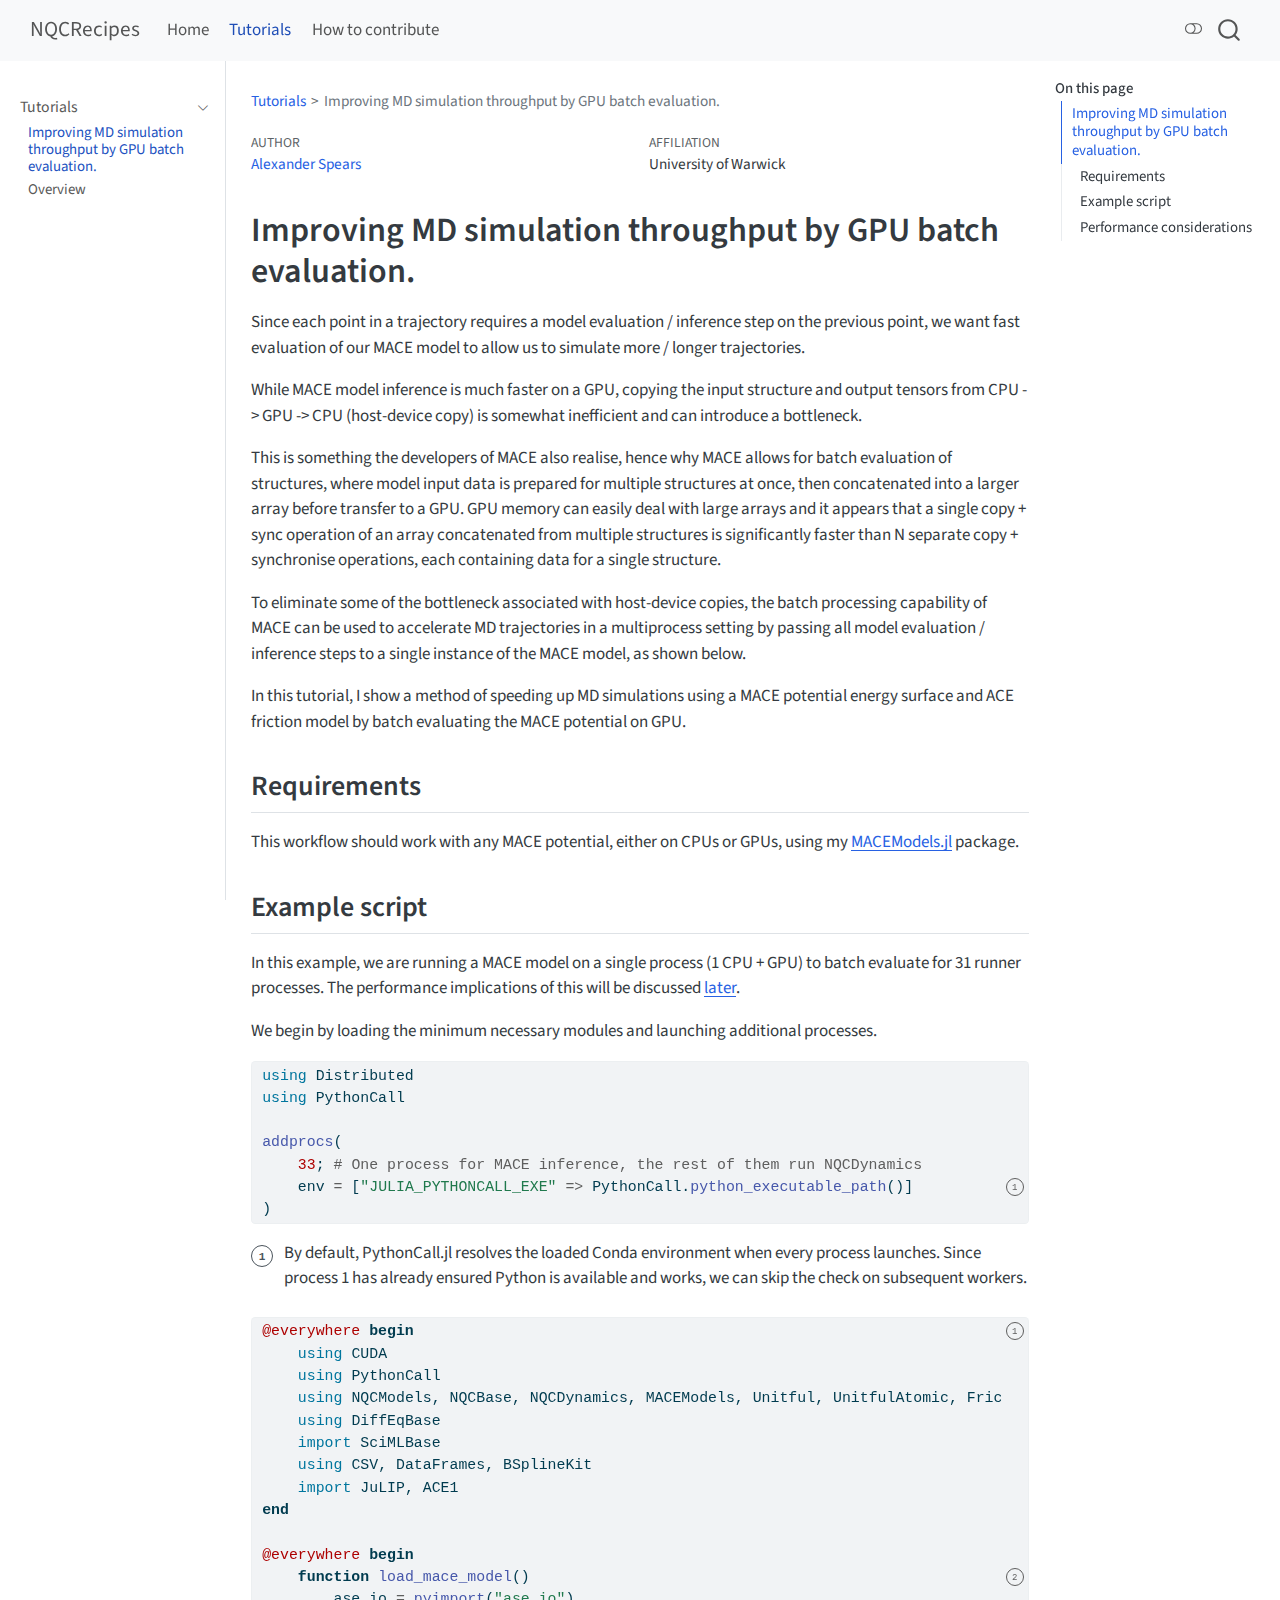
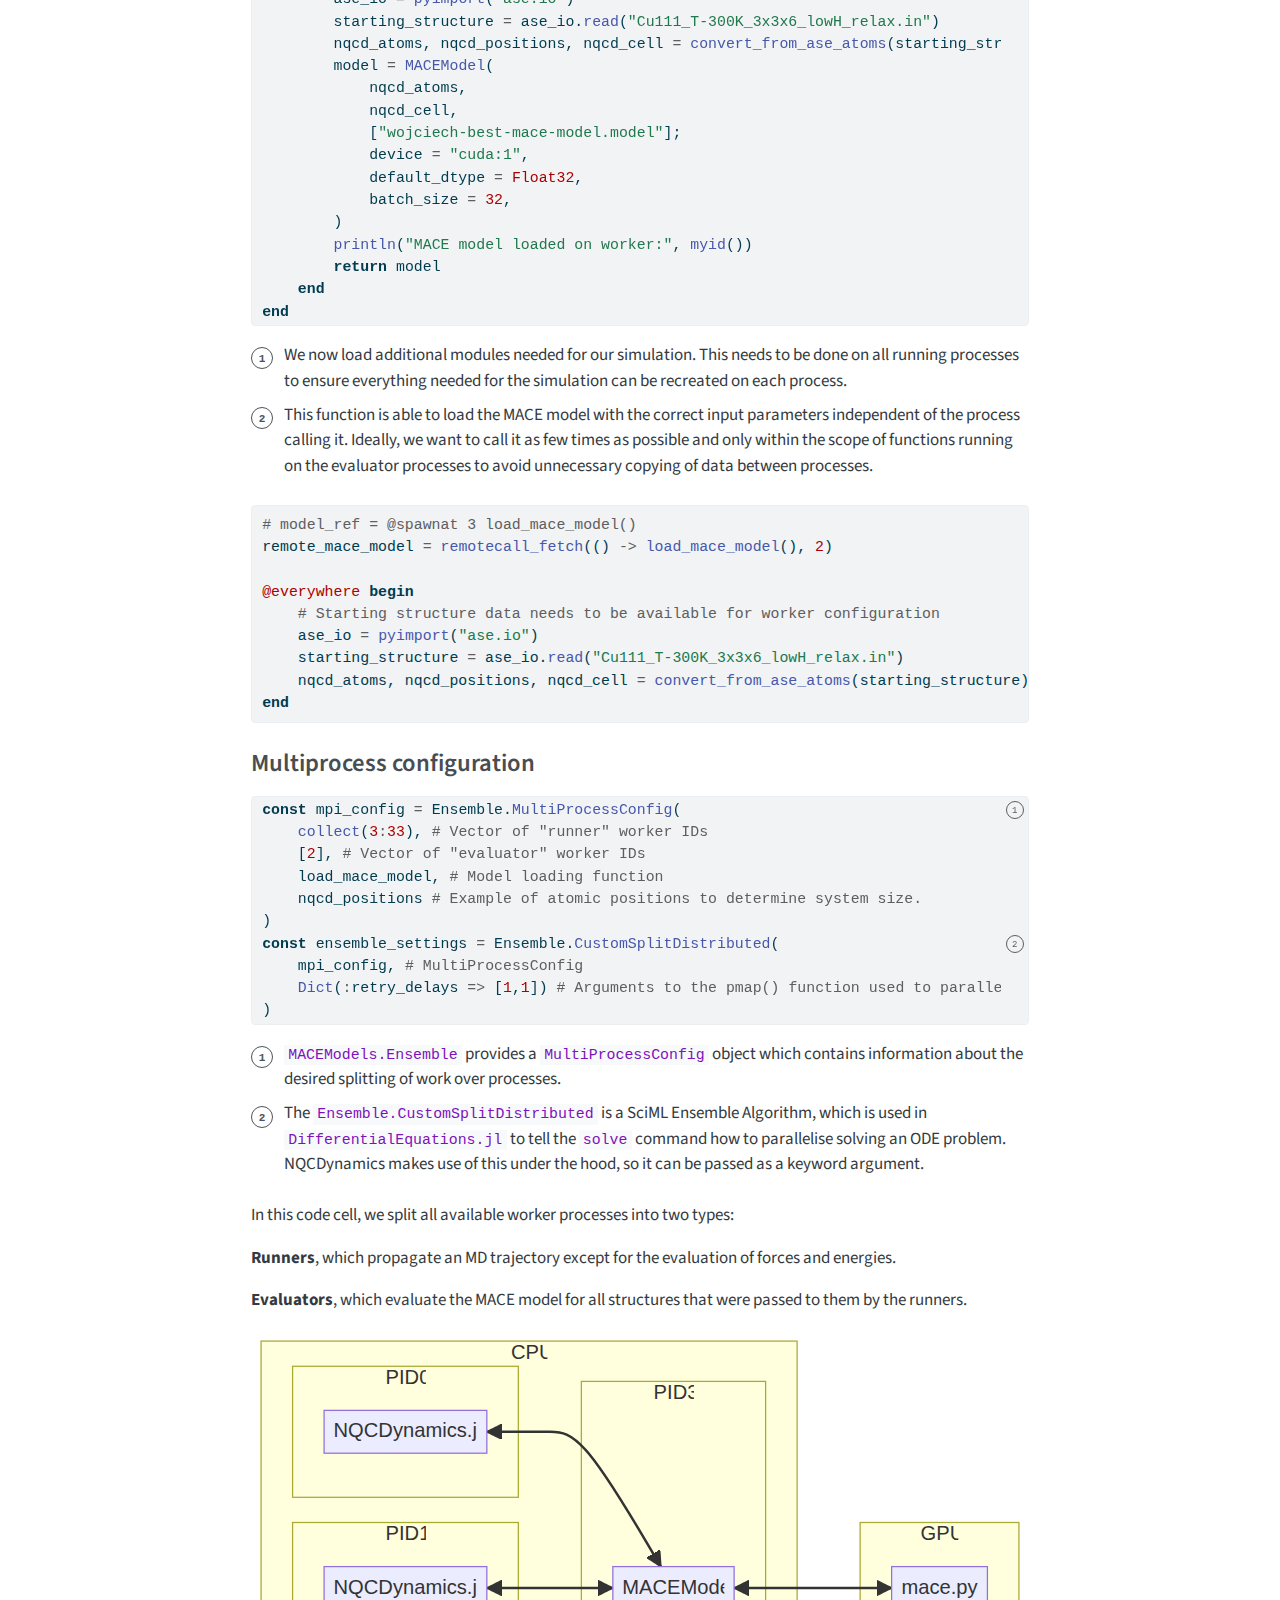
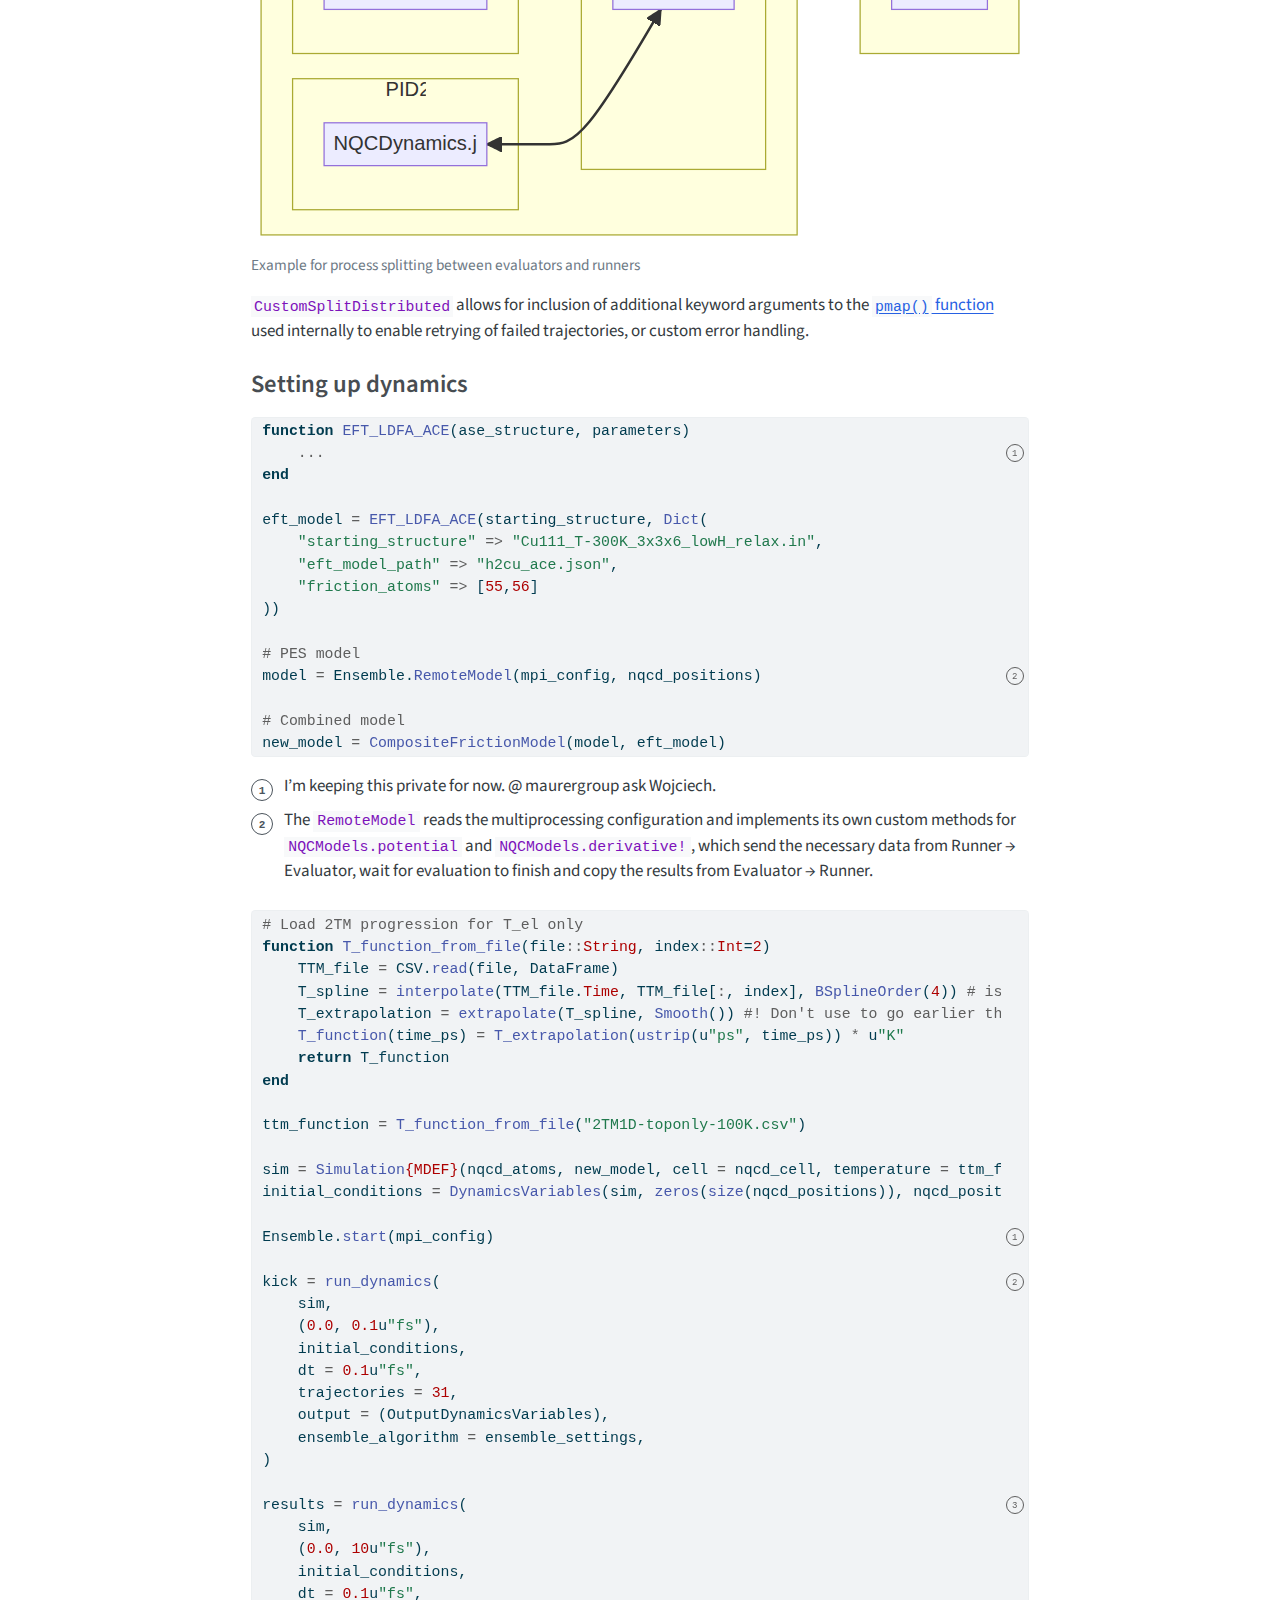
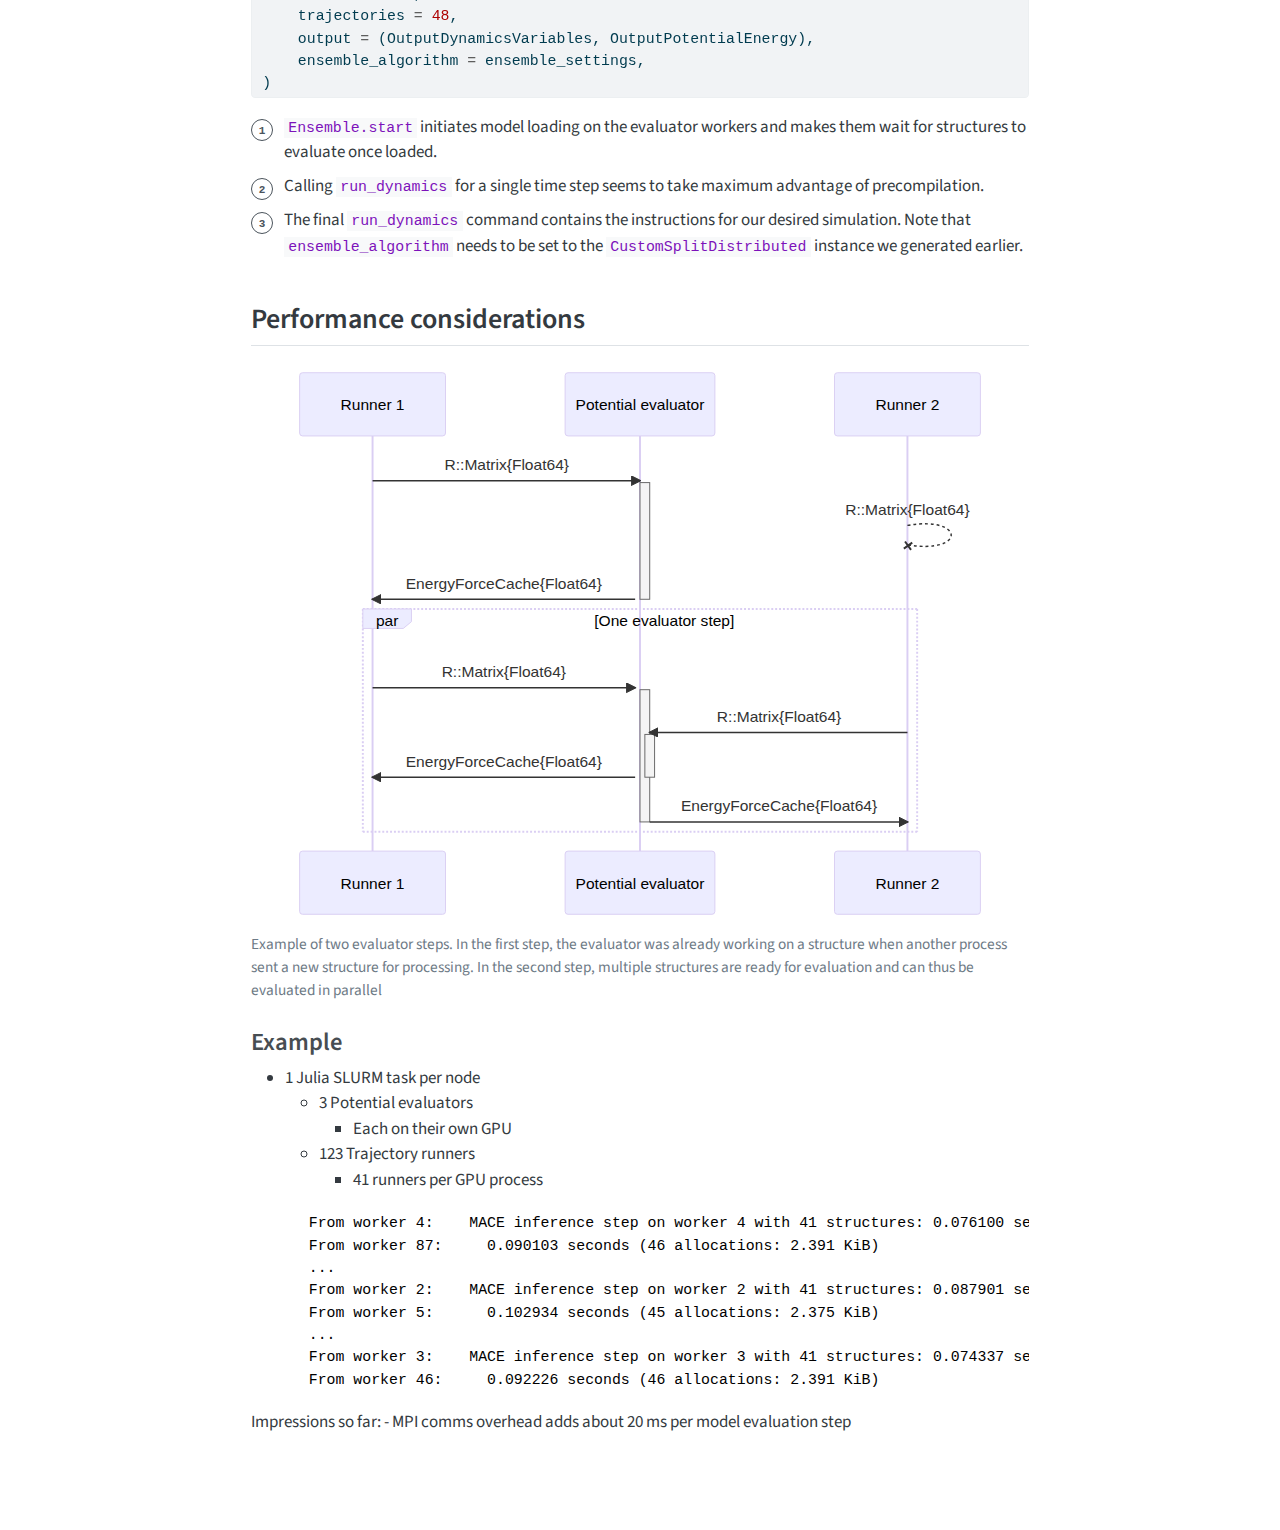
<file: tutorials/julia-python-hpc-scaling.html>
<!DOCTYPE html>
<html xmlns="http://www.w3.org/1999/xhtml" lang="en" xml:lang="en"><head>

<meta charset="utf-8">
<meta name="generator" content="quarto-1.5.56">

<meta name="viewport" content="width=device-width, initial-scale=1.0, user-scalable=yes">

<meta name="author" content="Alexander Spears">

<title>julia-python-hpc-scaling – NQCRecipes</title>
<style>
code{white-space: pre-wrap;}
span.smallcaps{font-variant: small-caps;}
div.columns{display: flex; gap: min(4vw, 1.5em);}
div.column{flex: auto; overflow-x: auto;}
div.hanging-indent{margin-left: 1.5em; text-indent: -1.5em;}
ul.task-list{list-style: none;}
ul.task-list li input[type="checkbox"] {
  width: 0.8em;
  margin: 0 0.8em 0.2em -1em; /* quarto-specific, see https://github.com/quarto-dev/quarto-cli/issues/4556 */ 
  vertical-align: middle;
}
/* CSS for syntax highlighting */
pre > code.sourceCode { white-space: pre; position: relative; }
pre > code.sourceCode > span { line-height: 1.25; }
pre > code.sourceCode > span:empty { height: 1.2em; }
.sourceCode { overflow: visible; }
code.sourceCode > span { color: inherit; text-decoration: inherit; }
div.sourceCode { margin: 1em 0; }
pre.sourceCode { margin: 0; }
@media screen {
div.sourceCode { overflow: auto; }
}
@media print {
pre > code.sourceCode { white-space: pre-wrap; }
pre > code.sourceCode > span { display: inline-block; text-indent: -5em; padding-left: 5em; }
}
pre.numberSource code
  { counter-reset: source-line 0; }
pre.numberSource code > span
  { position: relative; left: -4em; counter-increment: source-line; }
pre.numberSource code > span > a:first-child::before
  { content: counter(source-line);
    position: relative; left: -1em; text-align: right; vertical-align: baseline;
    border: none; display: inline-block;
    -webkit-touch-callout: none; -webkit-user-select: none;
    -khtml-user-select: none; -moz-user-select: none;
    -ms-user-select: none; user-select: none;
    padding: 0 4px; width: 4em;
  }
pre.numberSource { margin-left: 3em;  padding-left: 4px; }
div.sourceCode
  {   }
@media screen {
pre > code.sourceCode > span > a:first-child::before { text-decoration: underline; }
}
</style>


<script src="../site_libs/quarto-nav/quarto-nav.js"></script>
<script src="../site_libs/quarto-nav/headroom.min.js"></script>
<script src="../site_libs/clipboard/clipboard.min.js"></script>
<script src="../site_libs/quarto-search/autocomplete.umd.js"></script>
<script src="../site_libs/quarto-search/fuse.min.js"></script>
<script src="../site_libs/quarto-search/quarto-search.js"></script>
<meta name="quarto:offset" content="../">
<script src="../site_libs/quarto-html/quarto.js"></script>
<script src="../site_libs/quarto-html/popper.min.js"></script>
<script src="../site_libs/quarto-html/tippy.umd.min.js"></script>
<script src="../site_libs/quarto-html/anchor.min.js"></script>
<link href="../site_libs/quarto-html/tippy.css" rel="stylesheet">
<link href="../site_libs/quarto-html/quarto-syntax-highlighting.css" rel="stylesheet" class="quarto-color-scheme" id="quarto-text-highlighting-styles">
<link href="../site_libs/quarto-html/quarto-syntax-highlighting-dark.css" rel="prefetch" class="quarto-color-scheme quarto-color-alternate" id="quarto-text-highlighting-styles">
<script src="../site_libs/bootstrap/bootstrap.min.js"></script>
<link href="../site_libs/bootstrap/bootstrap-icons.css" rel="stylesheet">
<link href="../site_libs/bootstrap/bootstrap.min.css" rel="stylesheet" class="quarto-color-scheme" id="quarto-bootstrap" data-mode="light">
<link href="../site_libs/bootstrap/bootstrap-dark.min.css" rel="prefetch" class="quarto-color-scheme quarto-color-alternate" id="quarto-bootstrap" data-mode="dark">
<script id="quarto-search-options" type="application/json">{
  "location": "navbar",
  "copy-button": false,
  "collapse-after": 3,
  "panel-placement": "end",
  "type": "overlay",
  "limit": 50,
  "keyboard-shortcut": [
    "f",
    "/",
    "s"
  ],
  "show-item-context": false,
  "language": {
    "search-no-results-text": "No results",
    "search-matching-documents-text": "matching documents",
    "search-copy-link-title": "Copy link to search",
    "search-hide-matches-text": "Hide additional matches",
    "search-more-match-text": "more match in this document",
    "search-more-matches-text": "more matches in this document",
    "search-clear-button-title": "Clear",
    "search-text-placeholder": "",
    "search-detached-cancel-button-title": "Cancel",
    "search-submit-button-title": "Submit",
    "search-label": "Search"
  }
}</script>


<link rel="stylesheet" href="../styles.css">
</head>

<body class="nav-sidebar docked nav-fixed">

<div id="quarto-search-results"></div>
  <header id="quarto-header" class="headroom fixed-top">
    <nav class="navbar navbar-expand-lg " data-bs-theme="dark">
      <div class="navbar-container container-fluid">
      <div class="navbar-brand-container mx-auto">
    <a class="navbar-brand" href="../index.html">
    <span class="navbar-title">NQCRecipes</span>
    </a>
  </div>
            <div id="quarto-search" class="" title="Search"></div>
          <button class="navbar-toggler" type="button" data-bs-toggle="collapse" data-bs-target="#navbarCollapse" aria-controls="navbarCollapse" role="menu" aria-expanded="false" aria-label="Toggle navigation" onclick="if (window.quartoToggleHeadroom) { window.quartoToggleHeadroom(); }">
  <span class="navbar-toggler-icon"></span>
</button>
          <div class="collapse navbar-collapse" id="navbarCollapse">
            <ul class="navbar-nav navbar-nav-scroll me-auto">
  <li class="nav-item">
    <a class="nav-link" href="../index.html"> 
<span class="menu-text">Home</span></a>
  </li>  
  <li class="nav-item">
    <a class="nav-link active" href="../tutorials/overview.html" aria-current="page"> 
<span class="menu-text">Tutorials</span></a>
  </li>  
  <li class="nav-item">
    <a class="nav-link" href="../contributing/contributing.html"> 
<span class="menu-text">How to contribute</span></a>
  </li>  
</ul>
          </div> <!-- /navcollapse -->
            <div class="quarto-navbar-tools">
  <a href="" class="quarto-color-scheme-toggle quarto-navigation-tool  px-1" onclick="window.quartoToggleColorScheme(); return false;" title="Toggle dark mode"><i class="bi"></i></a>
</div>
      </div> <!-- /container-fluid -->
    </nav>
  <nav class="quarto-secondary-nav">
    <div class="container-fluid d-flex">
      <button type="button" class="quarto-btn-toggle btn" data-bs-toggle="collapse" role="button" data-bs-target=".quarto-sidebar-collapse-item" aria-controls="quarto-sidebar" aria-expanded="false" aria-label="Toggle sidebar navigation" onclick="if (window.quartoToggleHeadroom) { window.quartoToggleHeadroom(); }">
        <i class="bi bi-layout-text-sidebar-reverse"></i>
      </button>
        <nav class="quarto-page-breadcrumbs" aria-label="breadcrumb"><ol class="breadcrumb"><li class="breadcrumb-item"><a href="../tutorials/julia-python-hpc-scaling.html">Tutorials</a></li><li class="breadcrumb-item"><a href="../tutorials/julia-python-hpc-scaling.html">Improving MD simulation throughput by GPU batch evaluation.</a></li></ol></nav>
        <a class="flex-grow-1" role="navigation" data-bs-toggle="collapse" data-bs-target=".quarto-sidebar-collapse-item" aria-controls="quarto-sidebar" aria-expanded="false" aria-label="Toggle sidebar navigation" onclick="if (window.quartoToggleHeadroom) { window.quartoToggleHeadroom(); }">      
        </a>
    </div>
  </nav>
</header>
<!-- content -->
<div id="quarto-content" class="quarto-container page-columns page-rows-contents page-layout-article page-navbar">
<!-- sidebar -->
  <nav id="quarto-sidebar" class="sidebar collapse collapse-horizontal quarto-sidebar-collapse-item sidebar-navigation docked overflow-auto">
    <div class="sidebar-menu-container"> 
    <ul class="list-unstyled mt-1">
        <li class="sidebar-item sidebar-item-section">
      <div class="sidebar-item-container"> 
            <a class="sidebar-item-text sidebar-link text-start" data-bs-toggle="collapse" data-bs-target="#quarto-sidebar-section-1" role="navigation" aria-expanded="true">
 <span class="menu-text">Tutorials</span></a>
          <a class="sidebar-item-toggle text-start" data-bs-toggle="collapse" data-bs-target="#quarto-sidebar-section-1" role="navigation" aria-expanded="true" aria-label="Toggle section">
            <i class="bi bi-chevron-right ms-2"></i>
          </a> 
      </div>
      <ul id="quarto-sidebar-section-1" class="collapse list-unstyled sidebar-section depth1 show">  
          <li class="sidebar-item">
  <div class="sidebar-item-container"> 
  <a href="../tutorials/julia-python-hpc-scaling.html" class="sidebar-item-text sidebar-link active">
 <span class="menu-text">Improving MD simulation throughput by GPU batch evaluation.</span></a>
  </div>
</li>
          <li class="sidebar-item">
  <div class="sidebar-item-container"> 
  <a href="../tutorials/overview.html" class="sidebar-item-text sidebar-link">
 <span class="menu-text">Overview</span></a>
  </div>
</li>
      </ul>
  </li>
    </ul>
    </div>
</nav>
<div id="quarto-sidebar-glass" class="quarto-sidebar-collapse-item" data-bs-toggle="collapse" data-bs-target=".quarto-sidebar-collapse-item"></div>
<!-- margin-sidebar -->
    <div id="quarto-margin-sidebar" class="sidebar margin-sidebar">
        <nav id="TOC" role="doc-toc" class="toc-active">
    <h2 id="toc-title">On this page</h2>
   
  <ul>
  <li><a href="#improving-md-simulation-throughput-by-gpu-batch-evaluation." id="toc-improving-md-simulation-throughput-by-gpu-batch-evaluation." class="nav-link active" data-scroll-target="#improving-md-simulation-throughput-by-gpu-batch-evaluation.">Improving MD simulation throughput by GPU batch evaluation.</a>
  <ul class="collapse">
  <li><a href="#requirements" id="toc-requirements" class="nav-link" data-scroll-target="#requirements">Requirements</a></li>
  <li><a href="#example-script" id="toc-example-script" class="nav-link" data-scroll-target="#example-script">Example script</a>
  <ul class="collapse">
  <li><a href="#multiprocess-configuration" id="toc-multiprocess-configuration" class="nav-link" data-scroll-target="#multiprocess-configuration">Multiprocess configuration</a></li>
  <li><a href="#setting-up-dynamics" id="toc-setting-up-dynamics" class="nav-link" data-scroll-target="#setting-up-dynamics">Setting up dynamics</a></li>
  </ul></li>
  <li><a href="#performance-considerations" id="toc-performance-considerations" class="nav-link" data-scroll-target="#performance-considerations">Performance considerations</a>
  <ul class="collapse">
  <li><a href="#example" id="toc-example" class="nav-link" data-scroll-target="#example">Example</a></li>
  </ul></li>
  </ul></li>
  </ul>
</nav>
    </div>
<!-- main -->
<main class="content" id="quarto-document-content">

<header id="title-block-header" class="quarto-title-block default"><nav class="quarto-page-breadcrumbs quarto-title-breadcrumbs d-none d-lg-block" aria-label="breadcrumb"><ol class="breadcrumb"><li class="breadcrumb-item"><a href="../tutorials/julia-python-hpc-scaling.html">Tutorials</a></li><li class="breadcrumb-item"><a href="../tutorials/julia-python-hpc-scaling.html">Improving MD simulation throughput by GPU batch evaluation.</a></li></ol></nav>
<div class="quarto-title">
</div>


<div class="quarto-title-meta-author">
  <div class="quarto-title-meta-heading">Author</div>
  <div class="quarto-title-meta-heading">Affiliation</div>
  
    <div class="quarto-title-meta-contents">
    <p class="author"><a href="https://warwick.ac.uk/fac/sci/chemistry/research/maurer/maurergroup/people/alex/">Alexander Spears</a> </p>
  </div>
  <div class="quarto-title-meta-contents">
        <p class="affiliation">
            University of Warwick
          </p>
      </div>
  </div>

<div class="quarto-title-meta">

      
  
    
  </div>
  


</header>


<section id="improving-md-simulation-throughput-by-gpu-batch-evaluation." class="level1">
<h1>Improving MD simulation throughput by GPU batch evaluation.</h1>
<p>Since each point in a trajectory requires a model evaluation / inference step on the previous point, we want fast evaluation of our MACE model to allow us to simulate more / longer trajectories.</p>
<p>While MACE model inference is much faster on a GPU, copying the input structure and output tensors from CPU -&gt; GPU -&gt; CPU (host-device copy) is somewhat inefficient and can introduce a bottleneck.</p>
<p>This is something the developers of MACE also realise, hence why MACE allows for batch evaluation of structures, where model input data is prepared for multiple structures at once, then concatenated into a larger array before transfer to a GPU. GPU memory can easily deal with large arrays and it appears that a single copy + sync operation of an array concatenated from multiple structures is significantly faster than N separate copy + synchronise operations, each containing data for a single structure.</p>
<p>To eliminate some of the bottleneck associated with host-device copies, the batch processing capability of MACE can be used to accelerate MD trajectories in a multiprocess setting by passing all model evaluation / inference steps to a single instance of the MACE model, as shown below.</p>
<p>In this tutorial, I show a method of speeding up MD simulations using a MACE potential energy surface and ACE friction model by batch evaluating the MACE potential on GPU.</p>
<section id="requirements" class="level2">
<h2 class="anchored" data-anchor-id="requirements">Requirements</h2>
<p>This workflow should work with any MACE potential, either on CPUs or GPUs, using my <a href="https://github.com/NQCD/MACEModels.jl">MACEModels.jl</a> package.</p>
</section>
<section id="example-script" class="level2">
<h2 class="anchored" data-anchor-id="example-script">Example script</h2>
<p>In this example, we are running a MACE model on a single process (1 CPU + GPU) to batch evaluate for 31 runner processes. The performance implications of this will be discussed <a href="#performance-considerations">later</a>.</p>
<p>We begin by loading the minimum necessary modules and launching additional processes.</p>
<div class="sourceCode" id="annotated-cell-1"><pre class="sourceCode julia code-annotation-code code-with-copy code-annotated"><code class="sourceCode julia"><span id="annotated-cell-1-1"><a href="#annotated-cell-1-1" aria-hidden="true" tabindex="-1"></a><span class="im">using</span> <span class="bu">Distributed</span></span>
<span id="annotated-cell-1-2"><a href="#annotated-cell-1-2" aria-hidden="true" tabindex="-1"></a><span class="im">using</span> <span class="bu">PythonCall</span></span>
<span id="annotated-cell-1-3"><a href="#annotated-cell-1-3" aria-hidden="true" tabindex="-1"></a></span>
<span id="annotated-cell-1-4"><a href="#annotated-cell-1-4" aria-hidden="true" tabindex="-1"></a><span class="fu">addprocs</span>(</span>
<span id="annotated-cell-1-5"><a href="#annotated-cell-1-5" aria-hidden="true" tabindex="-1"></a>    <span class="fl">33</span>; <span class="co"># One process for MACE inference, the rest of them run NQCDynamics </span></span>
<a class="code-annotation-anchor" data-target-cell="annotated-cell-1" data-target-annotation="1" onclick="event.preventDefault();">1</a><span id="annotated-cell-1-6" class="code-annotation-target"><a href="#annotated-cell-1-6" aria-hidden="true" tabindex="-1"></a>    env <span class="op">=</span> [<span class="st">"JULIA_PYTHONCALL_EXE"</span> <span class="op">=&gt;</span> PythonCall.<span class="fu">python_executable_path</span>()]</span>
<span id="annotated-cell-1-7"><a href="#annotated-cell-1-7" aria-hidden="true" tabindex="-1"></a>) </span><div class="code-annotation-gutter-bg"></div><div class="code-annotation-gutter"></div></code><button title="Copy to Clipboard" class="code-copy-button"><i class="bi"></i></button></pre></div>
<dl class="code-annotation-container-grid">
<dt data-target-cell="annotated-cell-1" data-target-annotation="1">1</dt>
<dd>
<span data-code-cell="annotated-cell-1" data-code-lines="6" data-code-annotation="1">By default, PythonCall.jl resolves the loaded Conda environment when every process launches. Since process 1 has already ensured Python is available and works, we can skip the check on subsequent workers.</span>
</dd>
</dl>
<div class="sourceCode" id="annotated-cell-2"><pre class="sourceCode julia code-annotation-code code-with-copy code-annotated"><code class="sourceCode julia"><a class="code-annotation-anchor" data-target-cell="annotated-cell-2" data-target-annotation="1" onclick="event.preventDefault();">1</a><span id="annotated-cell-2-1" class="code-annotation-target"><a href="#annotated-cell-2-1" aria-hidden="true" tabindex="-1"></a><span class="pp">@everywhere</span> <span class="cf">begin</span></span>
<span id="annotated-cell-2-2"><a href="#annotated-cell-2-2" aria-hidden="true" tabindex="-1"></a>    <span class="im">using</span> <span class="bu">CUDA</span> </span>
<span id="annotated-cell-2-3"><a href="#annotated-cell-2-3" aria-hidden="true" tabindex="-1"></a>    <span class="im">using</span> <span class="bu">PythonCall</span></span>
<span id="annotated-cell-2-4"><a href="#annotated-cell-2-4" aria-hidden="true" tabindex="-1"></a>    <span class="im">using</span> <span class="bu">NQCModels</span>, <span class="bu">NQCBase</span>, <span class="bu">NQCDynamics</span>, <span class="bu">MACEModels</span>, <span class="bu">Unitful</span>, <span class="bu">UnitfulAtomic</span>, <span class="bu">FrictionProviders</span></span>
<span id="annotated-cell-2-5"><a href="#annotated-cell-2-5" aria-hidden="true" tabindex="-1"></a>    <span class="im">using</span> <span class="bu">DiffEqBase</span></span>
<span id="annotated-cell-2-6"><a href="#annotated-cell-2-6" aria-hidden="true" tabindex="-1"></a>    <span class="im">import</span> <span class="bu">SciMLBase</span></span>
<span id="annotated-cell-2-7"><a href="#annotated-cell-2-7" aria-hidden="true" tabindex="-1"></a>    <span class="im">using</span> <span class="bu">CSV</span>, <span class="bu">DataFrames</span>, <span class="bu">BSplineKit</span></span>
<span id="annotated-cell-2-8"><a href="#annotated-cell-2-8" aria-hidden="true" tabindex="-1"></a>    <span class="im">import</span> <span class="bu">JuLIP</span>, <span class="bu">ACE1</span></span>
<span id="annotated-cell-2-9"><a href="#annotated-cell-2-9" aria-hidden="true" tabindex="-1"></a><span class="cf">end</span></span>
<span id="annotated-cell-2-10"><a href="#annotated-cell-2-10" aria-hidden="true" tabindex="-1"></a></span>
<span id="annotated-cell-2-11"><a href="#annotated-cell-2-11" aria-hidden="true" tabindex="-1"></a><span class="pp">@everywhere</span> <span class="cf">begin</span></span>
<a class="code-annotation-anchor" data-target-cell="annotated-cell-2" data-target-annotation="2" onclick="event.preventDefault();">2</a><span id="annotated-cell-2-12" class="code-annotation-target"><a href="#annotated-cell-2-12" aria-hidden="true" tabindex="-1"></a>    <span class="kw">function</span> <span class="fu">load_mace_model</span>()</span>
<span id="annotated-cell-2-13"><a href="#annotated-cell-2-13" aria-hidden="true" tabindex="-1"></a>        ase_io <span class="op">=</span> <span class="fu">pyimport</span>(<span class="st">"ase.io"</span>)</span>
<span id="annotated-cell-2-14"><a href="#annotated-cell-2-14" aria-hidden="true" tabindex="-1"></a>        starting_structure <span class="op">=</span> ase_io.<span class="fu">read</span>(<span class="st">"Cu111_T-300K_3x3x6_lowH_relax.in"</span>)</span>
<span id="annotated-cell-2-15"><a href="#annotated-cell-2-15" aria-hidden="true" tabindex="-1"></a>        nqcd_atoms, nqcd_positions, nqcd_cell <span class="op">=</span> <span class="fu">convert_from_ase_atoms</span>(starting_structure)</span>
<span id="annotated-cell-2-16"><a href="#annotated-cell-2-16" aria-hidden="true" tabindex="-1"></a>        model <span class="op">=</span> <span class="fu">MACEModel</span>(</span>
<span id="annotated-cell-2-17"><a href="#annotated-cell-2-17" aria-hidden="true" tabindex="-1"></a>            nqcd_atoms,</span>
<span id="annotated-cell-2-18"><a href="#annotated-cell-2-18" aria-hidden="true" tabindex="-1"></a>            nqcd_cell,</span>
<span id="annotated-cell-2-19"><a href="#annotated-cell-2-19" aria-hidden="true" tabindex="-1"></a>            [<span class="st">"wojciech-best-mace-model.model"</span>];</span>
<span id="annotated-cell-2-20"><a href="#annotated-cell-2-20" aria-hidden="true" tabindex="-1"></a>            device <span class="op">=</span> <span class="st">"cuda:1"</span>,</span>
<span id="annotated-cell-2-21"><a href="#annotated-cell-2-21" aria-hidden="true" tabindex="-1"></a>            default_dtype <span class="op">=</span> <span class="dt">Float32</span>,</span>
<span id="annotated-cell-2-22"><a href="#annotated-cell-2-22" aria-hidden="true" tabindex="-1"></a>            batch_size <span class="op">=</span> <span class="fl">32</span>,</span>
<span id="annotated-cell-2-23"><a href="#annotated-cell-2-23" aria-hidden="true" tabindex="-1"></a>        )</span>
<span id="annotated-cell-2-24"><a href="#annotated-cell-2-24" aria-hidden="true" tabindex="-1"></a>        <span class="fu">println</span>(<span class="st">"MACE model loaded on worker:"</span>, <span class="fu">myid</span>())</span>
<span id="annotated-cell-2-25"><a href="#annotated-cell-2-25" aria-hidden="true" tabindex="-1"></a>        <span class="cf">return</span> model</span>
<span id="annotated-cell-2-26"><a href="#annotated-cell-2-26" aria-hidden="true" tabindex="-1"></a>    <span class="cf">end</span></span>
<span id="annotated-cell-2-27"><a href="#annotated-cell-2-27" aria-hidden="true" tabindex="-1"></a><span class="kw">end</span></span><div class="code-annotation-gutter-bg"></div><div class="code-annotation-gutter"></div></code><button title="Copy to Clipboard" class="code-copy-button"><i class="bi"></i></button></pre></div>
<dl class="code-annotation-container-grid">
<dt data-target-cell="annotated-cell-2" data-target-annotation="1">1</dt>
<dd>
<span data-code-cell="annotated-cell-2" data-code-lines="1" data-code-annotation="1">We now load additional modules needed for our simulation. This needs to be done on all running processes to ensure everything needed for the simulation can be recreated on each process.</span>
</dd>
<dt data-target-cell="annotated-cell-2" data-target-annotation="2">2</dt>
<dd>
<span data-code-cell="annotated-cell-2" data-code-lines="12" data-code-annotation="2">This function is able to load the MACE model with the correct input parameters independent of the process calling it. Ideally, we want to call it as few times as possible and only within the scope of functions running on the evaluator processes to avoid unnecessary copying of data between processes.</span>
</dd>
</dl>
<div class="sourceCode" id="cb1"><pre class="sourceCode julia code-with-copy"><code class="sourceCode julia"><span id="cb1-1"><a href="#cb1-1" aria-hidden="true" tabindex="-1"></a><span class="co"># model_ref = @spawnat 3 load_mace_model()</span></span>
<span id="cb1-2"><a href="#cb1-2" aria-hidden="true" tabindex="-1"></a>remote_mace_model <span class="op">=</span> <span class="fu">remotecall_fetch</span>(() <span class="op">-&gt;</span> <span class="fu">load_mace_model</span>(), <span class="fl">2</span>)</span>
<span id="cb1-3"><a href="#cb1-3" aria-hidden="true" tabindex="-1"></a></span>
<span id="cb1-4"><a href="#cb1-4" aria-hidden="true" tabindex="-1"></a><span class="pp">@everywhere</span> <span class="cf">begin</span></span>
<span id="cb1-5"><a href="#cb1-5" aria-hidden="true" tabindex="-1"></a>    <span class="co"># Starting structure data needs to be available for worker configuration</span></span>
<span id="cb1-6"><a href="#cb1-6" aria-hidden="true" tabindex="-1"></a>    ase_io <span class="op">=</span> <span class="fu">pyimport</span>(<span class="st">"ase.io"</span>)</span>
<span id="cb1-7"><a href="#cb1-7" aria-hidden="true" tabindex="-1"></a>    starting_structure <span class="op">=</span> ase_io.<span class="fu">read</span>(<span class="st">"Cu111_T-300K_3x3x6_lowH_relax.in"</span>)</span>
<span id="cb1-8"><a href="#cb1-8" aria-hidden="true" tabindex="-1"></a>    nqcd_atoms, nqcd_positions, nqcd_cell <span class="op">=</span> <span class="fu">convert_from_ase_atoms</span>(starting_structure)</span>
<span id="cb1-9"><a href="#cb1-9" aria-hidden="true" tabindex="-1"></a><span class="cf">end</span></span></code><button title="Copy to Clipboard" class="code-copy-button"><i class="bi"></i></button></pre></div>
<section id="multiprocess-configuration" class="level3">
<h3 class="anchored" data-anchor-id="multiprocess-configuration">Multiprocess configuration</h3>
<div class="sourceCode" id="annotated-cell-4"><pre class="sourceCode julia code-annotation-code code-with-copy code-annotated"><code class="sourceCode julia"><a class="code-annotation-anchor" data-target-cell="annotated-cell-4" data-target-annotation="1" onclick="event.preventDefault();">1</a><span id="annotated-cell-4-1" class="code-annotation-target"><a href="#annotated-cell-4-1" aria-hidden="true" tabindex="-1"></a><span class="kw">const</span> mpi_config <span class="op">=</span> Ensemble.<span class="fu">MultiProcessConfig</span>(</span>
<span id="annotated-cell-4-2"><a href="#annotated-cell-4-2" aria-hidden="true" tabindex="-1"></a>    <span class="fu">collect</span>(<span class="fl">3</span><span class="op">:</span><span class="fl">33</span>), <span class="co"># Vector of "runner" worker IDs</span></span>
<span id="annotated-cell-4-3"><a href="#annotated-cell-4-3" aria-hidden="true" tabindex="-1"></a>    [<span class="fl">2</span>], <span class="co"># Vector of "evaluator" worker IDs</span></span>
<span id="annotated-cell-4-4"><a href="#annotated-cell-4-4" aria-hidden="true" tabindex="-1"></a>    load_mace_model, <span class="co"># Model loading function</span></span>
<span id="annotated-cell-4-5"><a href="#annotated-cell-4-5" aria-hidden="true" tabindex="-1"></a>    nqcd_positions <span class="co"># Example of atomic positions to determine system size. </span></span>
<span id="annotated-cell-4-6"><a href="#annotated-cell-4-6" aria-hidden="true" tabindex="-1"></a>) </span>
<a class="code-annotation-anchor" data-target-cell="annotated-cell-4" data-target-annotation="2" onclick="event.preventDefault();">2</a><span id="annotated-cell-4-7" class="code-annotation-target"><a href="#annotated-cell-4-7" aria-hidden="true" tabindex="-1"></a><span class="kw">const</span> ensemble_settings <span class="op">=</span> Ensemble.<span class="fu">CustomSplitDistributed</span>(</span>
<span id="annotated-cell-4-8"><a href="#annotated-cell-4-8" aria-hidden="true" tabindex="-1"></a>    mpi_config, <span class="co"># MultiProcessConfig</span></span>
<span id="annotated-cell-4-9"><a href="#annotated-cell-4-9" aria-hidden="true" tabindex="-1"></a>    <span class="fu">Dict</span>(<span class="op">:</span>retry_delays <span class="op">=&gt;</span> [<span class="fl">1</span>,<span class="fl">1</span>]) <span class="co"># Arguments to the pmap() function used to parallelise evaluation. </span></span>
<span id="annotated-cell-4-10"><a href="#annotated-cell-4-10" aria-hidden="true" tabindex="-1"></a>) </span><div class="code-annotation-gutter-bg"></div><div class="code-annotation-gutter"></div></code><button title="Copy to Clipboard" class="code-copy-button"><i class="bi"></i></button></pre></div>
<dl class="code-annotation-container-grid">
<dt data-target-cell="annotated-cell-4" data-target-annotation="1">1</dt>
<dd>
<span data-code-cell="annotated-cell-4" data-code-lines="1" data-code-annotation="1"><code>MACEModels.Ensemble</code> provides a <code>MultiProcessConfig</code> object which contains information about the desired splitting of work over processes.</span>
</dd>
<dt data-target-cell="annotated-cell-4" data-target-annotation="2">2</dt>
<dd>
<span data-code-cell="annotated-cell-4" data-code-lines="7" data-code-annotation="2">The <code>Ensemble.CustomSplitDistributed</code> is a SciML Ensemble Algorithm, which is used in <code>DifferentialEquations.jl</code> to tell the <code>solve</code> command how to parallelise solving an ODE problem. NQCDynamics makes use of this under the hood, so it can be passed as a keyword argument.</span>
</dd>
</dl>
<p>In this code cell, we split all available worker processes into two types:</p>
<p><strong>Runners</strong>, which propagate an MD trajectory except for the evaluation of forces and energies.</p>
<p><strong>Evaluators</strong>, which evaluate the MACE model for all structures that were passed to them by the runners.</p>
<div class="quarto-figure quarto-figure-center">
<figure class="figure">
<p><img src="../resources/julia-python-hpc-scaling/batching.svg" class="img-fluid figure-img"></p>
<figcaption>Example for process splitting between evaluators and runners</figcaption>
</figure>
</div>
<p><code>CustomSplitDistributed</code> allows for inclusion of additional keyword arguments to the <a href="https://docs.julialang.org/en/v1/stdlib/Distributed/#Distributed.pmap"><code>pmap()</code> function</a> used internally to enable retrying of failed trajectories, or custom error handling.</p>
</section>
<section id="setting-up-dynamics" class="level3">
<h3 class="anchored" data-anchor-id="setting-up-dynamics">Setting up dynamics</h3>
<div class="sourceCode" id="annotated-cell-5"><pre class="sourceCode julia code-annotation-code code-with-copy code-annotated"><code class="sourceCode julia"><span id="annotated-cell-5-1"><a href="#annotated-cell-5-1" aria-hidden="true" tabindex="-1"></a><span class="kw">function</span> <span class="fu">EFT_LDFA_ACE</span>(ase_structure, parameters)</span>
<a class="code-annotation-anchor" data-target-cell="annotated-cell-5" data-target-annotation="1" onclick="event.preventDefault();">1</a><span id="annotated-cell-5-2" class="code-annotation-target"><a href="#annotated-cell-5-2" aria-hidden="true" tabindex="-1"></a>    <span class="op">...</span></span>
<span id="annotated-cell-5-3"><a href="#annotated-cell-5-3" aria-hidden="true" tabindex="-1"></a><span class="kw">end</span></span>
<span id="annotated-cell-5-4"><a href="#annotated-cell-5-4" aria-hidden="true" tabindex="-1"></a></span>
<span id="annotated-cell-5-5"><a href="#annotated-cell-5-5" aria-hidden="true" tabindex="-1"></a>eft_model <span class="op">=</span> <span class="fu">EFT_LDFA_ACE</span>(starting_structure, <span class="fu">Dict</span>(</span>
<span id="annotated-cell-5-6"><a href="#annotated-cell-5-6" aria-hidden="true" tabindex="-1"></a>    <span class="st">"starting_structure"</span> <span class="op">=&gt;</span> <span class="st">"Cu111_T-300K_3x3x6_lowH_relax.in"</span>,</span>
<span id="annotated-cell-5-7"><a href="#annotated-cell-5-7" aria-hidden="true" tabindex="-1"></a>    <span class="st">"eft_model_path"</span> <span class="op">=&gt;</span> <span class="st">"h2cu_ace.json"</span>,</span>
<span id="annotated-cell-5-8"><a href="#annotated-cell-5-8" aria-hidden="true" tabindex="-1"></a>    <span class="st">"friction_atoms"</span> <span class="op">=&gt;</span> [<span class="fl">55</span>,<span class="fl">56</span>]</span>
<span id="annotated-cell-5-9"><a href="#annotated-cell-5-9" aria-hidden="true" tabindex="-1"></a>))</span>
<span id="annotated-cell-5-10"><a href="#annotated-cell-5-10" aria-hidden="true" tabindex="-1"></a></span>
<span id="annotated-cell-5-11"><a href="#annotated-cell-5-11" aria-hidden="true" tabindex="-1"></a><span class="co"># PES model</span></span>
<a class="code-annotation-anchor" data-target-cell="annotated-cell-5" data-target-annotation="2" onclick="event.preventDefault();">2</a><span id="annotated-cell-5-12" class="code-annotation-target"><a href="#annotated-cell-5-12" aria-hidden="true" tabindex="-1"></a>model <span class="op">=</span> Ensemble.<span class="fu">RemoteModel</span>(mpi_config, nqcd_positions)</span>
<span id="annotated-cell-5-13"><a href="#annotated-cell-5-13" aria-hidden="true" tabindex="-1"></a></span>
<span id="annotated-cell-5-14"><a href="#annotated-cell-5-14" aria-hidden="true" tabindex="-1"></a><span class="co"># Combined model</span></span>
<span id="annotated-cell-5-15"><a href="#annotated-cell-5-15" aria-hidden="true" tabindex="-1"></a>new_model <span class="op">=</span> <span class="fu">CompositeFrictionModel</span>(model, eft_model)</span><div class="code-annotation-gutter-bg"></div><div class="code-annotation-gutter"></div></code><button title="Copy to Clipboard" class="code-copy-button"><i class="bi"></i></button></pre></div>
<dl class="code-annotation-container-grid">
<dt data-target-cell="annotated-cell-5" data-target-annotation="1">1</dt>
<dd>
<span data-code-cell="annotated-cell-5" data-code-lines="2" data-code-annotation="1">I’m keeping this private for now. @ maurergroup ask Wojciech.</span>
</dd>
<dt data-target-cell="annotated-cell-5" data-target-annotation="2">2</dt>
<dd>
<span data-code-cell="annotated-cell-5" data-code-lines="12" data-code-annotation="2">The <code>RemoteModel</code> reads the multiprocessing configuration and implements its own custom methods for <code>NQCModels.potential</code> and <code>NQCModels.derivative!</code>, which send the necessary data from Runner → Evaluator, wait for evaluation to finish and copy the results from Evaluator → Runner.</span>
</dd>
</dl>
<div class="sourceCode" id="annotated-cell-6"><pre class="sourceCode julia code-annotation-code code-with-copy code-annotated"><code class="sourceCode julia"><span id="annotated-cell-6-1"><a href="#annotated-cell-6-1" aria-hidden="true" tabindex="-1"></a><span class="co"># Load 2TM progression for T_el only</span></span>
<span id="annotated-cell-6-2"><a href="#annotated-cell-6-2" aria-hidden="true" tabindex="-1"></a><span class="kw">function</span> <span class="fu">T_function_from_file</span>(file<span class="op">::</span><span class="dt">String</span>, index<span class="op">::</span><span class="dt">Int</span>=<span class="fl">2</span>)</span>
<span id="annotated-cell-6-3"><a href="#annotated-cell-6-3" aria-hidden="true" tabindex="-1"></a>    TTM_file <span class="op">=</span> CSV.<span class="fu">read</span>(file, DataFrame)</span>
<span id="annotated-cell-6-4"><a href="#annotated-cell-6-4" aria-hidden="true" tabindex="-1"></a>    T_spline <span class="op">=</span> <span class="fu">interpolate</span>(TTM_file.<span class="dt">Time</span>, TTM_file[<span class="op">:</span>, index], <span class="fu">BSplineOrder</span>(<span class="fl">4</span>)) <span class="co"># is a cubic spline</span></span>
<span id="annotated-cell-6-5"><a href="#annotated-cell-6-5" aria-hidden="true" tabindex="-1"></a>    T_extrapolation <span class="op">=</span> <span class="fu">extrapolate</span>(T_spline, <span class="fu">Smooth</span>()) <span class="co">#! Don't use to go earlier than the first point!</span></span>
<span id="annotated-cell-6-6"><a href="#annotated-cell-6-6" aria-hidden="true" tabindex="-1"></a>    <span class="fu">T_function</span>(time_ps) <span class="op">=</span> <span class="fu">T_extrapolation</span>(<span class="fu">ustrip</span>(u<span class="st">"ps"</span>, time_ps)) <span class="op">*</span> u<span class="st">"K"</span></span>
<span id="annotated-cell-6-7"><a href="#annotated-cell-6-7" aria-hidden="true" tabindex="-1"></a>    <span class="cf">return</span> T_function</span>
<span id="annotated-cell-6-8"><a href="#annotated-cell-6-8" aria-hidden="true" tabindex="-1"></a><span class="kw">end</span></span>
<span id="annotated-cell-6-9"><a href="#annotated-cell-6-9" aria-hidden="true" tabindex="-1"></a></span>
<span id="annotated-cell-6-10"><a href="#annotated-cell-6-10" aria-hidden="true" tabindex="-1"></a>ttm_function <span class="op">=</span> <span class="fu">T_function_from_file</span>(<span class="st">"2TM1D-toponly-100K.csv"</span>)</span>
<span id="annotated-cell-6-11"><a href="#annotated-cell-6-11" aria-hidden="true" tabindex="-1"></a></span>
<span id="annotated-cell-6-12"><a href="#annotated-cell-6-12" aria-hidden="true" tabindex="-1"></a>sim <span class="op">=</span> <span class="fu">Simulation</span><span class="dt">{MDEF}</span>(nqcd_atoms, new_model, cell <span class="op">=</span> nqcd_cell, temperature <span class="op">=</span> ttm_function)</span>
<span id="annotated-cell-6-13"><a href="#annotated-cell-6-13" aria-hidden="true" tabindex="-1"></a>initial_conditions <span class="op">=</span> <span class="fu">DynamicsVariables</span>(sim, <span class="fu">zeros</span>(<span class="fu">size</span>(nqcd_positions)), nqcd_positions)</span>
<span id="annotated-cell-6-14"><a href="#annotated-cell-6-14" aria-hidden="true" tabindex="-1"></a></span>
<a class="code-annotation-anchor" data-target-cell="annotated-cell-6" data-target-annotation="1" onclick="event.preventDefault();">1</a><span id="annotated-cell-6-15" class="code-annotation-target"><a href="#annotated-cell-6-15" aria-hidden="true" tabindex="-1"></a>Ensemble.<span class="fu">start</span>(mpi_config)</span>
<span id="annotated-cell-6-16"><a href="#annotated-cell-6-16" aria-hidden="true" tabindex="-1"></a></span>
<a class="code-annotation-anchor" data-target-cell="annotated-cell-6" data-target-annotation="2" onclick="event.preventDefault();">2</a><span id="annotated-cell-6-17" class="code-annotation-target"><a href="#annotated-cell-6-17" aria-hidden="true" tabindex="-1"></a>kick <span class="op">=</span> <span class="fu">run_dynamics</span>(</span>
<span id="annotated-cell-6-18"><a href="#annotated-cell-6-18" aria-hidden="true" tabindex="-1"></a>    sim, </span>
<span id="annotated-cell-6-19"><a href="#annotated-cell-6-19" aria-hidden="true" tabindex="-1"></a>    (<span class="fl">0.0</span>, <span class="fl">0.1</span>u<span class="st">"fs"</span>),</span>
<span id="annotated-cell-6-20"><a href="#annotated-cell-6-20" aria-hidden="true" tabindex="-1"></a>    initial_conditions,</span>
<span id="annotated-cell-6-21"><a href="#annotated-cell-6-21" aria-hidden="true" tabindex="-1"></a>    dt <span class="op">=</span> <span class="fl">0.1</span>u<span class="st">"fs"</span>,</span>
<span id="annotated-cell-6-22"><a href="#annotated-cell-6-22" aria-hidden="true" tabindex="-1"></a>    trajectories <span class="op">=</span> <span class="fl">31</span>, </span>
<span id="annotated-cell-6-23"><a href="#annotated-cell-6-23" aria-hidden="true" tabindex="-1"></a>    output <span class="op">=</span> (OutputDynamicsVariables),</span>
<span id="annotated-cell-6-24"><a href="#annotated-cell-6-24" aria-hidden="true" tabindex="-1"></a>    ensemble_algorithm <span class="op">=</span> ensemble_settings,</span>
<span id="annotated-cell-6-25"><a href="#annotated-cell-6-25" aria-hidden="true" tabindex="-1"></a>)</span>
<span id="annotated-cell-6-26"><a href="#annotated-cell-6-26" aria-hidden="true" tabindex="-1"></a></span>
<a class="code-annotation-anchor" data-target-cell="annotated-cell-6" data-target-annotation="3" onclick="event.preventDefault();">3</a><span id="annotated-cell-6-27" class="code-annotation-target"><a href="#annotated-cell-6-27" aria-hidden="true" tabindex="-1"></a>results <span class="op">=</span> <span class="fu">run_dynamics</span>(</span>
<span id="annotated-cell-6-28"><a href="#annotated-cell-6-28" aria-hidden="true" tabindex="-1"></a>    sim, </span>
<span id="annotated-cell-6-29"><a href="#annotated-cell-6-29" aria-hidden="true" tabindex="-1"></a>    (<span class="fl">0.0</span>, <span class="fl">10</span>u<span class="st">"fs"</span>),</span>
<span id="annotated-cell-6-30"><a href="#annotated-cell-6-30" aria-hidden="true" tabindex="-1"></a>    initial_conditions,</span>
<span id="annotated-cell-6-31"><a href="#annotated-cell-6-31" aria-hidden="true" tabindex="-1"></a>    dt <span class="op">=</span> <span class="fl">0.1</span>u<span class="st">"fs"</span>,</span>
<span id="annotated-cell-6-32"><a href="#annotated-cell-6-32" aria-hidden="true" tabindex="-1"></a>    trajectories <span class="op">=</span> <span class="fl">48</span>, </span>
<span id="annotated-cell-6-33"><a href="#annotated-cell-6-33" aria-hidden="true" tabindex="-1"></a>    output <span class="op">=</span> (OutputDynamicsVariables, OutputPotentialEnergy),</span>
<span id="annotated-cell-6-34"><a href="#annotated-cell-6-34" aria-hidden="true" tabindex="-1"></a>    ensemble_algorithm <span class="op">=</span> ensemble_settings,</span>
<span id="annotated-cell-6-35"><a href="#annotated-cell-6-35" aria-hidden="true" tabindex="-1"></a>)</span><div class="code-annotation-gutter-bg"></div><div class="code-annotation-gutter"></div></code><button title="Copy to Clipboard" class="code-copy-button"><i class="bi"></i></button></pre></div>
<dl class="code-annotation-container-grid">
<dt data-target-cell="annotated-cell-6" data-target-annotation="1">1</dt>
<dd>
<span data-code-cell="annotated-cell-6" data-code-lines="15" data-code-annotation="1"><code>Ensemble.start</code> initiates model loading on the evaluator workers and makes them wait for structures to evaluate once loaded.</span>
</dd>
<dt data-target-cell="annotated-cell-6" data-target-annotation="2">2</dt>
<dd>
<span data-code-cell="annotated-cell-6" data-code-lines="17" data-code-annotation="2">Calling <code>run_dynamics</code> for a single time step seems to take maximum advantage of precompilation.</span>
</dd>
<dt data-target-cell="annotated-cell-6" data-target-annotation="3">3</dt>
<dd>
<span data-code-cell="annotated-cell-6" data-code-lines="27" data-code-annotation="3">The final <code>run_dynamics</code> command contains the instructions for our desired simulation. Note that <code>ensemble_algorithm</code> needs to be set to the <code>CustomSplitDistributed</code> instance we generated earlier.</span>
</dd>
</dl>
</section>
</section>
<section id="performance-considerations" class="level2">
<h2 class="anchored" data-anchor-id="performance-considerations">Performance considerations</h2>
<div class="quarto-figure quarto-figure-center">
<figure class="figure">
<p><img src="../resources/julia-python-hpc-scaling/model_sequence.svg" class="img-fluid figure-img"></p>
<figcaption>Example of two evaluator steps. In the first step, the evaluator was already working on a structure when another process sent a new structure for processing. In the second step, multiple structures are ready for evaluation and can thus be evaluated in parallel</figcaption>
</figure>
</div>
<section id="example" class="level3">
<h3 class="anchored" data-anchor-id="example">Example</h3>
<ul>
<li>1 Julia SLURM task per node
<ul>
<li>3 Potential evaluators
<ul>
<li>Each on their own GPU</li>
</ul></li>
<li>123 Trajectory runners
<ul>
<li>41 runners per GPU process</li>
</ul></li>
</ul></li>
</ul>
<pre><code>      From worker 4:    MACE inference step on worker 4 with 41 structures: 0.076100 seconds (24.78 k allocations: 789.703 KiB)
      From worker 87:     0.090103 seconds (46 allocations: 2.391 KiB)
      ...
      From worker 2:    MACE inference step on worker 2 with 41 structures: 0.087901 seconds (24.78 k allocations: 791.828 KiB)
      From worker 5:      0.102934 seconds (45 allocations: 2.375 KiB)
      ...
      From worker 3:    MACE inference step on worker 3 with 41 structures: 0.074337 seconds (24.78 k allocations: 789.703 KiB)
      From worker 46:     0.092226 seconds (46 allocations: 2.391 KiB)</code></pre>
<p>Impressions so far: - MPI comms overhead adds about 20&nbsp;ms per model evaluation step</p>


</section>
</section>
</section>

</main> <!-- /main -->
<script id="quarto-html-after-body" type="application/javascript">
window.document.addEventListener("DOMContentLoaded", function (event) {
  const toggleBodyColorMode = (bsSheetEl) => {
    const mode = bsSheetEl.getAttribute("data-mode");
    const bodyEl = window.document.querySelector("body");
    if (mode === "dark") {
      bodyEl.classList.add("quarto-dark");
      bodyEl.classList.remove("quarto-light");
    } else {
      bodyEl.classList.add("quarto-light");
      bodyEl.classList.remove("quarto-dark");
    }
  }
  const toggleBodyColorPrimary = () => {
    const bsSheetEl = window.document.querySelector("link#quarto-bootstrap");
    if (bsSheetEl) {
      toggleBodyColorMode(bsSheetEl);
    }
  }
  toggleBodyColorPrimary();  
  const disableStylesheet = (stylesheets) => {
    for (let i=0; i < stylesheets.length; i++) {
      const stylesheet = stylesheets[i];
      stylesheet.rel = 'prefetch';
    }
  }
  const enableStylesheet = (stylesheets) => {
    for (let i=0; i < stylesheets.length; i++) {
      const stylesheet = stylesheets[i];
      stylesheet.rel = 'stylesheet';
    }
  }
  const manageTransitions = (selector, allowTransitions) => {
    const els = window.document.querySelectorAll(selector);
    for (let i=0; i < els.length; i++) {
      const el = els[i];
      if (allowTransitions) {
        el.classList.remove('notransition');
      } else {
        el.classList.add('notransition');
      }
    }
  }
  const toggleGiscusIfUsed = (isAlternate, darkModeDefault) => {
    const baseTheme = document.querySelector('#giscus-base-theme')?.value ?? 'light';
    const alternateTheme = document.querySelector('#giscus-alt-theme')?.value ?? 'dark';
    let newTheme = '';
    if(darkModeDefault) {
      newTheme = isAlternate ? baseTheme : alternateTheme;
    } else {
      newTheme = isAlternate ? alternateTheme : baseTheme;
    }
    const changeGiscusTheme = () => {
      // From: https://github.com/giscus/giscus/issues/336
      const sendMessage = (message) => {
        const iframe = document.querySelector('iframe.giscus-frame');
        if (!iframe) return;
        iframe.contentWindow.postMessage({ giscus: message }, 'https://giscus.app');
      }
      sendMessage({
        setConfig: {
          theme: newTheme
        }
      });
    }
    const isGiscussLoaded = window.document.querySelector('iframe.giscus-frame') !== null;
    if (isGiscussLoaded) {
      changeGiscusTheme();
    }
  }
  const toggleColorMode = (alternate) => {
    // Switch the stylesheets
    const alternateStylesheets = window.document.querySelectorAll('link.quarto-color-scheme.quarto-color-alternate');
    manageTransitions('#quarto-margin-sidebar .nav-link', false);
    if (alternate) {
      enableStylesheet(alternateStylesheets);
      for (const sheetNode of alternateStylesheets) {
        if (sheetNode.id === "quarto-bootstrap") {
          toggleBodyColorMode(sheetNode);
        }
      }
    } else {
      disableStylesheet(alternateStylesheets);
      toggleBodyColorPrimary();
    }
    manageTransitions('#quarto-margin-sidebar .nav-link', true);
    // Switch the toggles
    const toggles = window.document.querySelectorAll('.quarto-color-scheme-toggle');
    for (let i=0; i < toggles.length; i++) {
      const toggle = toggles[i];
      if (toggle) {
        if (alternate) {
          toggle.classList.add("alternate");     
        } else {
          toggle.classList.remove("alternate");
        }
      }
    }
    // Hack to workaround the fact that safari doesn't
    // properly recolor the scrollbar when toggling (#1455)
    if (navigator.userAgent.indexOf('Safari') > 0 && navigator.userAgent.indexOf('Chrome') == -1) {
      manageTransitions("body", false);
      window.scrollTo(0, 1);
      setTimeout(() => {
        window.scrollTo(0, 0);
        manageTransitions("body", true);
      }, 40);  
    }
  }
  const isFileUrl = () => { 
    return window.location.protocol === 'file:';
  }
  const hasAlternateSentinel = () => {  
    let styleSentinel = getColorSchemeSentinel();
    if (styleSentinel !== null) {
      return styleSentinel === "alternate";
    } else {
      return false;
    }
  }
  const setStyleSentinel = (alternate) => {
    const value = alternate ? "alternate" : "default";
    if (!isFileUrl()) {
      window.localStorage.setItem("quarto-color-scheme", value);
    } else {
      localAlternateSentinel = value;
    }
  }
  const getColorSchemeSentinel = () => {
    if (!isFileUrl()) {
      const storageValue = window.localStorage.getItem("quarto-color-scheme");
      return storageValue != null ? storageValue : localAlternateSentinel;
    } else {
      return localAlternateSentinel;
    }
  }
  const darkModeDefault = false;
  let localAlternateSentinel = darkModeDefault ? 'alternate' : 'default';
  // Dark / light mode switch
  window.quartoToggleColorScheme = () => {
    // Read the current dark / light value 
    let toAlternate = !hasAlternateSentinel();
    toggleColorMode(toAlternate);
    setStyleSentinel(toAlternate);
    toggleGiscusIfUsed(toAlternate, darkModeDefault);
  };
  // Ensure there is a toggle, if there isn't float one in the top right
  if (window.document.querySelector('.quarto-color-scheme-toggle') === null) {
    const a = window.document.createElement('a');
    a.classList.add('top-right');
    a.classList.add('quarto-color-scheme-toggle');
    a.href = "";
    a.onclick = function() { try { window.quartoToggleColorScheme(); } catch {} return false; };
    const i = window.document.createElement("i");
    i.classList.add('bi');
    a.appendChild(i);
    window.document.body.appendChild(a);
  }
  // Switch to dark mode if need be
  if (hasAlternateSentinel()) {
    toggleColorMode(true);
  } else {
    toggleColorMode(false);
  }
  const icon = "";
  const anchorJS = new window.AnchorJS();
  anchorJS.options = {
    placement: 'right',
    icon: icon
  };
  anchorJS.add('.anchored');
  const isCodeAnnotation = (el) => {
    for (const clz of el.classList) {
      if (clz.startsWith('code-annotation-')) {                     
        return true;
      }
    }
    return false;
  }
  const onCopySuccess = function(e) {
    // button target
    const button = e.trigger;
    // don't keep focus
    button.blur();
    // flash "checked"
    button.classList.add('code-copy-button-checked');
    var currentTitle = button.getAttribute("title");
    button.setAttribute("title", "Copied!");
    let tooltip;
    if (window.bootstrap) {
      button.setAttribute("data-bs-toggle", "tooltip");
      button.setAttribute("data-bs-placement", "left");
      button.setAttribute("data-bs-title", "Copied!");
      tooltip = new bootstrap.Tooltip(button, 
        { trigger: "manual", 
          customClass: "code-copy-button-tooltip",
          offset: [0, -8]});
      tooltip.show();    
    }
    setTimeout(function() {
      if (tooltip) {
        tooltip.hide();
        button.removeAttribute("data-bs-title");
        button.removeAttribute("data-bs-toggle");
        button.removeAttribute("data-bs-placement");
      }
      button.setAttribute("title", currentTitle);
      button.classList.remove('code-copy-button-checked');
    }, 1000);
    // clear code selection
    e.clearSelection();
  }
  const getTextToCopy = function(trigger) {
      const codeEl = trigger.previousElementSibling.cloneNode(true);
      for (const childEl of codeEl.children) {
        if (isCodeAnnotation(childEl)) {
          childEl.remove();
        }
      }
      return codeEl.innerText;
  }
  const clipboard = new window.ClipboardJS('.code-copy-button:not([data-in-quarto-modal])', {
    text: getTextToCopy
  });
  clipboard.on('success', onCopySuccess);
  if (window.document.getElementById('quarto-embedded-source-code-modal')) {
    // For code content inside modals, clipBoardJS needs to be initialized with a container option
    // TODO: Check when it could be a function (https://github.com/zenorocha/clipboard.js/issues/860)
    const clipboardModal = new window.ClipboardJS('.code-copy-button[data-in-quarto-modal]', {
      text: getTextToCopy,
      container: window.document.getElementById('quarto-embedded-source-code-modal')
    });
    clipboardModal.on('success', onCopySuccess);
  }
    var localhostRegex = new RegExp(/^(?:http|https):\/\/localhost\:?[0-9]*\//);
    var mailtoRegex = new RegExp(/^mailto:/);
      var filterRegex = new RegExp("https:\/\/NQCD\.github\.io\/NQCRecipes\/");
    var isInternal = (href) => {
        return filterRegex.test(href) || localhostRegex.test(href) || mailtoRegex.test(href);
    }
    // Inspect non-navigation links and adorn them if external
 	var links = window.document.querySelectorAll('a[href]:not(.nav-link):not(.navbar-brand):not(.toc-action):not(.sidebar-link):not(.sidebar-item-toggle):not(.pagination-link):not(.no-external):not([aria-hidden]):not(.dropdown-item):not(.quarto-navigation-tool):not(.about-link)');
    for (var i=0; i<links.length; i++) {
      const link = links[i];
      if (!isInternal(link.href)) {
        // undo the damage that might have been done by quarto-nav.js in the case of
        // links that we want to consider external
        if (link.dataset.originalHref !== undefined) {
          link.href = link.dataset.originalHref;
        }
      }
    }
  function tippyHover(el, contentFn, onTriggerFn, onUntriggerFn) {
    const config = {
      allowHTML: true,
      maxWidth: 500,
      delay: 100,
      arrow: false,
      appendTo: function(el) {
          return el.parentElement;
      },
      interactive: true,
      interactiveBorder: 10,
      theme: 'quarto',
      placement: 'bottom-start',
    };
    if (contentFn) {
      config.content = contentFn;
    }
    if (onTriggerFn) {
      config.onTrigger = onTriggerFn;
    }
    if (onUntriggerFn) {
      config.onUntrigger = onUntriggerFn;
    }
    window.tippy(el, config); 
  }
  const noterefs = window.document.querySelectorAll('a[role="doc-noteref"]');
  for (var i=0; i<noterefs.length; i++) {
    const ref = noterefs[i];
    tippyHover(ref, function() {
      // use id or data attribute instead here
      let href = ref.getAttribute('data-footnote-href') || ref.getAttribute('href');
      try { href = new URL(href).hash; } catch {}
      const id = href.replace(/^#\/?/, "");
      const note = window.document.getElementById(id);
      if (note) {
        return note.innerHTML;
      } else {
        return "";
      }
    });
  }
  const xrefs = window.document.querySelectorAll('a.quarto-xref');
  const processXRef = (id, note) => {
    // Strip column container classes
    const stripColumnClz = (el) => {
      el.classList.remove("page-full", "page-columns");
      if (el.children) {
        for (const child of el.children) {
          stripColumnClz(child);
        }
      }
    }
    stripColumnClz(note)
    if (id === null || id.startsWith('sec-')) {
      // Special case sections, only their first couple elements
      const container = document.createElement("div");
      if (note.children && note.children.length > 2) {
        container.appendChild(note.children[0].cloneNode(true));
        for (let i = 1; i < note.children.length; i++) {
          const child = note.children[i];
          if (child.tagName === "P" && child.innerText === "") {
            continue;
          } else {
            container.appendChild(child.cloneNode(true));
            break;
          }
        }
        if (window.Quarto?.typesetMath) {
          window.Quarto.typesetMath(container);
        }
        return container.innerHTML
      } else {
        if (window.Quarto?.typesetMath) {
          window.Quarto.typesetMath(note);
        }
        return note.innerHTML;
      }
    } else {
      // Remove any anchor links if they are present
      const anchorLink = note.querySelector('a.anchorjs-link');
      if (anchorLink) {
        anchorLink.remove();
      }
      if (window.Quarto?.typesetMath) {
        window.Quarto.typesetMath(note);
      }
      // TODO in 1.5, we should make sure this works without a callout special case
      if (note.classList.contains("callout")) {
        return note.outerHTML;
      } else {
        return note.innerHTML;
      }
    }
  }
  for (var i=0; i<xrefs.length; i++) {
    const xref = xrefs[i];
    tippyHover(xref, undefined, function(instance) {
      instance.disable();
      let url = xref.getAttribute('href');
      let hash = undefined; 
      if (url.startsWith('#')) {
        hash = url;
      } else {
        try { hash = new URL(url).hash; } catch {}
      }
      if (hash) {
        const id = hash.replace(/^#\/?/, "");
        const note = window.document.getElementById(id);
        if (note !== null) {
          try {
            const html = processXRef(id, note.cloneNode(true));
            instance.setContent(html);
          } finally {
            instance.enable();
            instance.show();
          }
        } else {
          // See if we can fetch this
          fetch(url.split('#')[0])
          .then(res => res.text())
          .then(html => {
            const parser = new DOMParser();
            const htmlDoc = parser.parseFromString(html, "text/html");
            const note = htmlDoc.getElementById(id);
            if (note !== null) {
              const html = processXRef(id, note);
              instance.setContent(html);
            } 
          }).finally(() => {
            instance.enable();
            instance.show();
          });
        }
      } else {
        // See if we can fetch a full url (with no hash to target)
        // This is a special case and we should probably do some content thinning / targeting
        fetch(url)
        .then(res => res.text())
        .then(html => {
          const parser = new DOMParser();
          const htmlDoc = parser.parseFromString(html, "text/html");
          const note = htmlDoc.querySelector('main.content');
          if (note !== null) {
            // This should only happen for chapter cross references
            // (since there is no id in the URL)
            // remove the first header
            if (note.children.length > 0 && note.children[0].tagName === "HEADER") {
              note.children[0].remove();
            }
            const html = processXRef(null, note);
            instance.setContent(html);
          } 
        }).finally(() => {
          instance.enable();
          instance.show();
        });
      }
    }, function(instance) {
    });
  }
      let selectedAnnoteEl;
      const selectorForAnnotation = ( cell, annotation) => {
        let cellAttr = 'data-code-cell="' + cell + '"';
        let lineAttr = 'data-code-annotation="' +  annotation + '"';
        const selector = 'span[' + cellAttr + '][' + lineAttr + ']';
        return selector;
      }
      const selectCodeLines = (annoteEl) => {
        const doc = window.document;
        const targetCell = annoteEl.getAttribute("data-target-cell");
        const targetAnnotation = annoteEl.getAttribute("data-target-annotation");
        const annoteSpan = window.document.querySelector(selectorForAnnotation(targetCell, targetAnnotation));
        const lines = annoteSpan.getAttribute("data-code-lines").split(",");
        const lineIds = lines.map((line) => {
          return targetCell + "-" + line;
        })
        let top = null;
        let height = null;
        let parent = null;
        if (lineIds.length > 0) {
            //compute the position of the single el (top and bottom and make a div)
            const el = window.document.getElementById(lineIds[0]);
            top = el.offsetTop;
            height = el.offsetHeight;
            parent = el.parentElement.parentElement;
          if (lineIds.length > 1) {
            const lastEl = window.document.getElementById(lineIds[lineIds.length - 1]);
            const bottom = lastEl.offsetTop + lastEl.offsetHeight;
            height = bottom - top;
          }
          if (top !== null && height !== null && parent !== null) {
            // cook up a div (if necessary) and position it 
            let div = window.document.getElementById("code-annotation-line-highlight");
            if (div === null) {
              div = window.document.createElement("div");
              div.setAttribute("id", "code-annotation-line-highlight");
              div.style.position = 'absolute';
              parent.appendChild(div);
            }
            div.style.top = top - 2 + "px";
            div.style.height = height + 4 + "px";
            div.style.left = 0;
            let gutterDiv = window.document.getElementById("code-annotation-line-highlight-gutter");
            if (gutterDiv === null) {
              gutterDiv = window.document.createElement("div");
              gutterDiv.setAttribute("id", "code-annotation-line-highlight-gutter");
              gutterDiv.style.position = 'absolute';
              const codeCell = window.document.getElementById(targetCell);
              const gutter = codeCell.querySelector('.code-annotation-gutter');
              gutter.appendChild(gutterDiv);
            }
            gutterDiv.style.top = top - 2 + "px";
            gutterDiv.style.height = height + 4 + "px";
          }
          selectedAnnoteEl = annoteEl;
        }
      };
      const unselectCodeLines = () => {
        const elementsIds = ["code-annotation-line-highlight", "code-annotation-line-highlight-gutter"];
        elementsIds.forEach((elId) => {
          const div = window.document.getElementById(elId);
          if (div) {
            div.remove();
          }
        });
        selectedAnnoteEl = undefined;
      };
        // Handle positioning of the toggle
    window.addEventListener(
      "resize",
      throttle(() => {
        elRect = undefined;
        if (selectedAnnoteEl) {
          selectCodeLines(selectedAnnoteEl);
        }
      }, 10)
    );
    function throttle(fn, ms) {
    let throttle = false;
    let timer;
      return (...args) => {
        if(!throttle) { // first call gets through
            fn.apply(this, args);
            throttle = true;
        } else { // all the others get throttled
            if(timer) clearTimeout(timer); // cancel #2
            timer = setTimeout(() => {
              fn.apply(this, args);
              timer = throttle = false;
            }, ms);
        }
      };
    }
      // Attach click handler to the DT
      const annoteDls = window.document.querySelectorAll('dt[data-target-cell]');
      for (const annoteDlNode of annoteDls) {
        annoteDlNode.addEventListener('click', (event) => {
          const clickedEl = event.target;
          if (clickedEl !== selectedAnnoteEl) {
            unselectCodeLines();
            const activeEl = window.document.querySelector('dt[data-target-cell].code-annotation-active');
            if (activeEl) {
              activeEl.classList.remove('code-annotation-active');
            }
            selectCodeLines(clickedEl);
            clickedEl.classList.add('code-annotation-active');
          } else {
            // Unselect the line
            unselectCodeLines();
            clickedEl.classList.remove('code-annotation-active');
          }
        });
      }
  const findCites = (el) => {
    const parentEl = el.parentElement;
    if (parentEl) {
      const cites = parentEl.dataset.cites;
      if (cites) {
        return {
          el,
          cites: cites.split(' ')
        };
      } else {
        return findCites(el.parentElement)
      }
    } else {
      return undefined;
    }
  };
  var bibliorefs = window.document.querySelectorAll('a[role="doc-biblioref"]');
  for (var i=0; i<bibliorefs.length; i++) {
    const ref = bibliorefs[i];
    const citeInfo = findCites(ref);
    if (citeInfo) {
      tippyHover(citeInfo.el, function() {
        var popup = window.document.createElement('div');
        citeInfo.cites.forEach(function(cite) {
          var citeDiv = window.document.createElement('div');
          citeDiv.classList.add('hanging-indent');
          citeDiv.classList.add('csl-entry');
          var biblioDiv = window.document.getElementById('ref-' + cite);
          if (biblioDiv) {
            citeDiv.innerHTML = biblioDiv.innerHTML;
          }
          popup.appendChild(citeDiv);
        });
        return popup.innerHTML;
      });
    }
  }
});
</script>
</div> <!-- /content -->




</body></html>
</file>
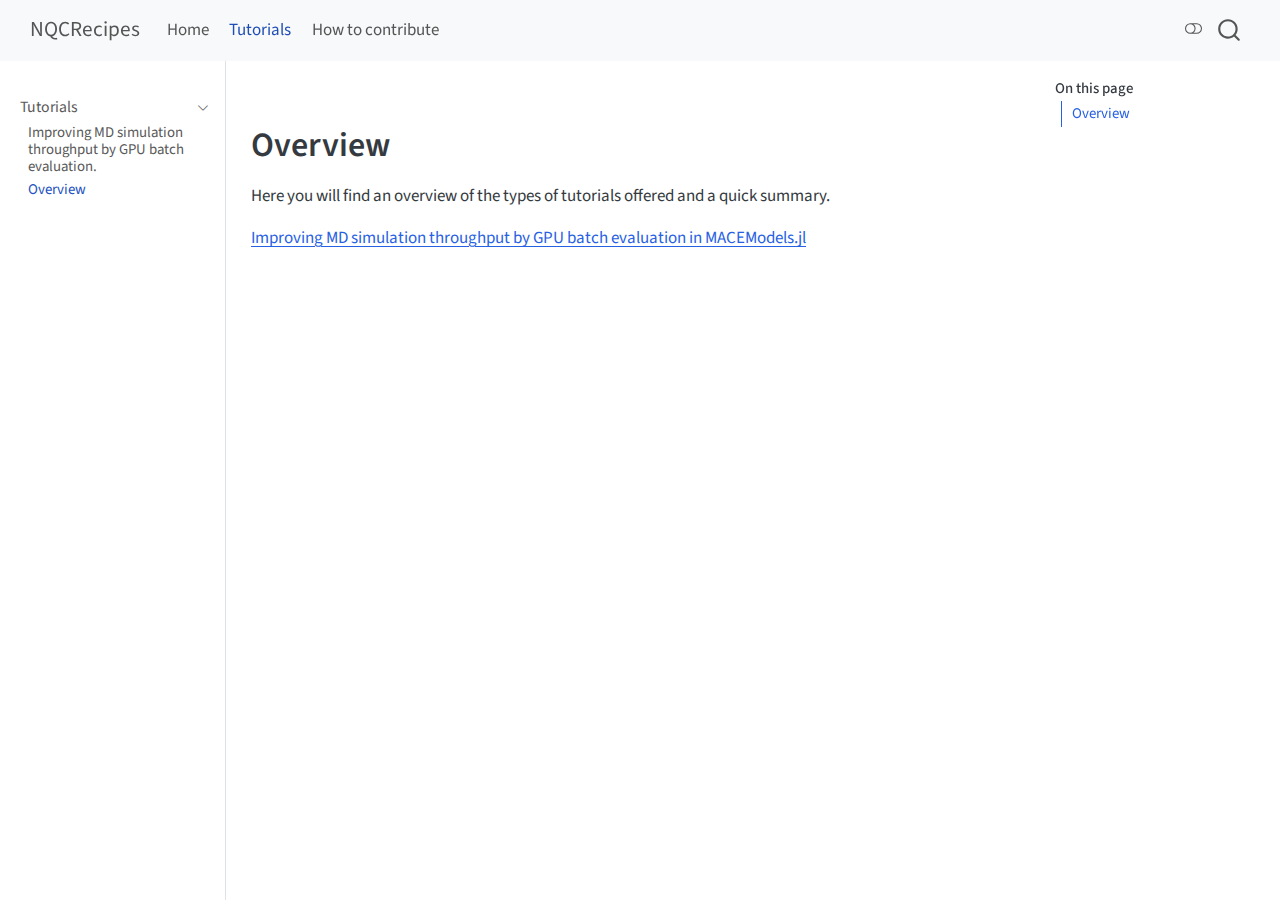
<file: tutorials/overview.html>
<!DOCTYPE html>
<html xmlns="http://www.w3.org/1999/xhtml" lang="en" xml:lang="en"><head>

<meta charset="utf-8">
<meta name="generator" content="quarto-1.5.56">

<meta name="viewport" content="width=device-width, initial-scale=1.0, user-scalable=yes">


<title>overview – NQCRecipes</title>
<style>
code{white-space: pre-wrap;}
span.smallcaps{font-variant: small-caps;}
div.columns{display: flex; gap: min(4vw, 1.5em);}
div.column{flex: auto; overflow-x: auto;}
div.hanging-indent{margin-left: 1.5em; text-indent: -1.5em;}
ul.task-list{list-style: none;}
ul.task-list li input[type="checkbox"] {
  width: 0.8em;
  margin: 0 0.8em 0.2em -1em; /* quarto-specific, see https://github.com/quarto-dev/quarto-cli/issues/4556 */ 
  vertical-align: middle;
}
</style>


<script src="../site_libs/quarto-nav/quarto-nav.js"></script>
<script src="../site_libs/quarto-nav/headroom.min.js"></script>
<script src="../site_libs/clipboard/clipboard.min.js"></script>
<script src="../site_libs/quarto-search/autocomplete.umd.js"></script>
<script src="../site_libs/quarto-search/fuse.min.js"></script>
<script src="../site_libs/quarto-search/quarto-search.js"></script>
<meta name="quarto:offset" content="../">
<script src="../site_libs/quarto-html/quarto.js"></script>
<script src="../site_libs/quarto-html/popper.min.js"></script>
<script src="../site_libs/quarto-html/tippy.umd.min.js"></script>
<script src="../site_libs/quarto-html/anchor.min.js"></script>
<link href="../site_libs/quarto-html/tippy.css" rel="stylesheet">
<link href="../site_libs/quarto-html/quarto-syntax-highlighting.css" rel="stylesheet" class="quarto-color-scheme" id="quarto-text-highlighting-styles">
<link href="../site_libs/quarto-html/quarto-syntax-highlighting-dark.css" rel="prefetch" class="quarto-color-scheme quarto-color-alternate" id="quarto-text-highlighting-styles">
<script src="../site_libs/bootstrap/bootstrap.min.js"></script>
<link href="../site_libs/bootstrap/bootstrap-icons.css" rel="stylesheet">
<link href="../site_libs/bootstrap/bootstrap.min.css" rel="stylesheet" class="quarto-color-scheme" id="quarto-bootstrap" data-mode="light">
<link href="../site_libs/bootstrap/bootstrap-dark.min.css" rel="prefetch" class="quarto-color-scheme quarto-color-alternate" id="quarto-bootstrap" data-mode="dark">
<script id="quarto-search-options" type="application/json">{
  "location": "navbar",
  "copy-button": false,
  "collapse-after": 3,
  "panel-placement": "end",
  "type": "overlay",
  "limit": 50,
  "keyboard-shortcut": [
    "f",
    "/",
    "s"
  ],
  "show-item-context": false,
  "language": {
    "search-no-results-text": "No results",
    "search-matching-documents-text": "matching documents",
    "search-copy-link-title": "Copy link to search",
    "search-hide-matches-text": "Hide additional matches",
    "search-more-match-text": "more match in this document",
    "search-more-matches-text": "more matches in this document",
    "search-clear-button-title": "Clear",
    "search-text-placeholder": "",
    "search-detached-cancel-button-title": "Cancel",
    "search-submit-button-title": "Submit",
    "search-label": "Search"
  }
}</script>


<link rel="stylesheet" href="../styles.css">
</head>

<body class="nav-sidebar docked nav-fixed">

<div id="quarto-search-results"></div>
  <header id="quarto-header" class="headroom fixed-top">
    <nav class="navbar navbar-expand-lg " data-bs-theme="dark">
      <div class="navbar-container container-fluid">
      <div class="navbar-brand-container mx-auto">
    <a class="navbar-brand" href="../index.html">
    <span class="navbar-title">NQCRecipes</span>
    </a>
  </div>
            <div id="quarto-search" class="" title="Search"></div>
          <button class="navbar-toggler" type="button" data-bs-toggle="collapse" data-bs-target="#navbarCollapse" aria-controls="navbarCollapse" role="menu" aria-expanded="false" aria-label="Toggle navigation" onclick="if (window.quartoToggleHeadroom) { window.quartoToggleHeadroom(); }">
  <span class="navbar-toggler-icon"></span>
</button>
          <div class="collapse navbar-collapse" id="navbarCollapse">
            <ul class="navbar-nav navbar-nav-scroll me-auto">
  <li class="nav-item">
    <a class="nav-link" href="../index.html"> 
<span class="menu-text">Home</span></a>
  </li>  
  <li class="nav-item">
    <a class="nav-link active" href="../tutorials/overview.html" aria-current="page"> 
<span class="menu-text">Tutorials</span></a>
  </li>  
  <li class="nav-item">
    <a class="nav-link" href="../contributing/contributing.html"> 
<span class="menu-text">How to contribute</span></a>
  </li>  
</ul>
          </div> <!-- /navcollapse -->
            <div class="quarto-navbar-tools">
  <a href="" class="quarto-color-scheme-toggle quarto-navigation-tool  px-1" onclick="window.quartoToggleColorScheme(); return false;" title="Toggle dark mode"><i class="bi"></i></a>
</div>
      </div> <!-- /container-fluid -->
    </nav>
  <nav class="quarto-secondary-nav">
    <div class="container-fluid d-flex">
      <button type="button" class="quarto-btn-toggle btn" data-bs-toggle="collapse" role="button" data-bs-target=".quarto-sidebar-collapse-item" aria-controls="quarto-sidebar" aria-expanded="false" aria-label="Toggle sidebar navigation" onclick="if (window.quartoToggleHeadroom) { window.quartoToggleHeadroom(); }">
        <i class="bi bi-layout-text-sidebar-reverse"></i>
      </button>
        <nav class="quarto-page-breadcrumbs" aria-label="breadcrumb"><ol class="breadcrumb"><li class="breadcrumb-item"><a href="../tutorials/julia-python-hpc-scaling.html">Tutorials</a></li><li class="breadcrumb-item"><a href="../tutorials/overview.html">Overview</a></li></ol></nav>
        <a class="flex-grow-1" role="navigation" data-bs-toggle="collapse" data-bs-target=".quarto-sidebar-collapse-item" aria-controls="quarto-sidebar" aria-expanded="false" aria-label="Toggle sidebar navigation" onclick="if (window.quartoToggleHeadroom) { window.quartoToggleHeadroom(); }">      
        </a>
    </div>
  </nav>
</header>
<!-- content -->
<div id="quarto-content" class="quarto-container page-columns page-rows-contents page-layout-article page-navbar">
<!-- sidebar -->
  <nav id="quarto-sidebar" class="sidebar collapse collapse-horizontal quarto-sidebar-collapse-item sidebar-navigation docked overflow-auto">
    <div class="sidebar-menu-container"> 
    <ul class="list-unstyled mt-1">
        <li class="sidebar-item sidebar-item-section">
      <div class="sidebar-item-container"> 
            <a class="sidebar-item-text sidebar-link text-start" data-bs-toggle="collapse" data-bs-target="#quarto-sidebar-section-1" role="navigation" aria-expanded="true">
 <span class="menu-text">Tutorials</span></a>
          <a class="sidebar-item-toggle text-start" data-bs-toggle="collapse" data-bs-target="#quarto-sidebar-section-1" role="navigation" aria-expanded="true" aria-label="Toggle section">
            <i class="bi bi-chevron-right ms-2"></i>
          </a> 
      </div>
      <ul id="quarto-sidebar-section-1" class="collapse list-unstyled sidebar-section depth1 show">  
          <li class="sidebar-item">
  <div class="sidebar-item-container"> 
  <a href="../tutorials/julia-python-hpc-scaling.html" class="sidebar-item-text sidebar-link">
 <span class="menu-text">Improving MD simulation throughput by GPU batch evaluation.</span></a>
  </div>
</li>
          <li class="sidebar-item">
  <div class="sidebar-item-container"> 
  <a href="../tutorials/overview.html" class="sidebar-item-text sidebar-link active">
 <span class="menu-text">Overview</span></a>
  </div>
</li>
      </ul>
  </li>
    </ul>
    </div>
</nav>
<div id="quarto-sidebar-glass" class="quarto-sidebar-collapse-item" data-bs-toggle="collapse" data-bs-target=".quarto-sidebar-collapse-item"></div>
<!-- margin-sidebar -->
    <div id="quarto-margin-sidebar" class="sidebar margin-sidebar">
        <nav id="TOC" role="doc-toc" class="toc-active">
    <h2 id="toc-title">On this page</h2>
   
  <ul>
  <li><a href="#overview" id="toc-overview" class="nav-link active" data-scroll-target="#overview">Overview</a></li>
  </ul>
</nav>
    </div>
<!-- main -->
<main class="content" id="quarto-document-content">




<section id="overview" class="level1">
<h1>Overview</h1>
<p>Here you will find an overview of the types of tutorials offered and a quick summary.</p>
<p><a href="../tutorials/julia-python-hpc-scaling.html">Improving MD simulation throughput by GPU batch evaluation in MACEModels.jl</a></p>


</section>

</main> <!-- /main -->
<script id="quarto-html-after-body" type="application/javascript">
window.document.addEventListener("DOMContentLoaded", function (event) {
  const toggleBodyColorMode = (bsSheetEl) => {
    const mode = bsSheetEl.getAttribute("data-mode");
    const bodyEl = window.document.querySelector("body");
    if (mode === "dark") {
      bodyEl.classList.add("quarto-dark");
      bodyEl.classList.remove("quarto-light");
    } else {
      bodyEl.classList.add("quarto-light");
      bodyEl.classList.remove("quarto-dark");
    }
  }
  const toggleBodyColorPrimary = () => {
    const bsSheetEl = window.document.querySelector("link#quarto-bootstrap");
    if (bsSheetEl) {
      toggleBodyColorMode(bsSheetEl);
    }
  }
  toggleBodyColorPrimary();  
  const disableStylesheet = (stylesheets) => {
    for (let i=0; i < stylesheets.length; i++) {
      const stylesheet = stylesheets[i];
      stylesheet.rel = 'prefetch';
    }
  }
  const enableStylesheet = (stylesheets) => {
    for (let i=0; i < stylesheets.length; i++) {
      const stylesheet = stylesheets[i];
      stylesheet.rel = 'stylesheet';
    }
  }
  const manageTransitions = (selector, allowTransitions) => {
    const els = window.document.querySelectorAll(selector);
    for (let i=0; i < els.length; i++) {
      const el = els[i];
      if (allowTransitions) {
        el.classList.remove('notransition');
      } else {
        el.classList.add('notransition');
      }
    }
  }
  const toggleGiscusIfUsed = (isAlternate, darkModeDefault) => {
    const baseTheme = document.querySelector('#giscus-base-theme')?.value ?? 'light';
    const alternateTheme = document.querySelector('#giscus-alt-theme')?.value ?? 'dark';
    let newTheme = '';
    if(darkModeDefault) {
      newTheme = isAlternate ? baseTheme : alternateTheme;
    } else {
      newTheme = isAlternate ? alternateTheme : baseTheme;
    }
    const changeGiscusTheme = () => {
      // From: https://github.com/giscus/giscus/issues/336
      const sendMessage = (message) => {
        const iframe = document.querySelector('iframe.giscus-frame');
        if (!iframe) return;
        iframe.contentWindow.postMessage({ giscus: message }, 'https://giscus.app');
      }
      sendMessage({
        setConfig: {
          theme: newTheme
        }
      });
    }
    const isGiscussLoaded = window.document.querySelector('iframe.giscus-frame') !== null;
    if (isGiscussLoaded) {
      changeGiscusTheme();
    }
  }
  const toggleColorMode = (alternate) => {
    // Switch the stylesheets
    const alternateStylesheets = window.document.querySelectorAll('link.quarto-color-scheme.quarto-color-alternate');
    manageTransitions('#quarto-margin-sidebar .nav-link', false);
    if (alternate) {
      enableStylesheet(alternateStylesheets);
      for (const sheetNode of alternateStylesheets) {
        if (sheetNode.id === "quarto-bootstrap") {
          toggleBodyColorMode(sheetNode);
        }
      }
    } else {
      disableStylesheet(alternateStylesheets);
      toggleBodyColorPrimary();
    }
    manageTransitions('#quarto-margin-sidebar .nav-link', true);
    // Switch the toggles
    const toggles = window.document.querySelectorAll('.quarto-color-scheme-toggle');
    for (let i=0; i < toggles.length; i++) {
      const toggle = toggles[i];
      if (toggle) {
        if (alternate) {
          toggle.classList.add("alternate");     
        } else {
          toggle.classList.remove("alternate");
        }
      }
    }
    // Hack to workaround the fact that safari doesn't
    // properly recolor the scrollbar when toggling (#1455)
    if (navigator.userAgent.indexOf('Safari') > 0 && navigator.userAgent.indexOf('Chrome') == -1) {
      manageTransitions("body", false);
      window.scrollTo(0, 1);
      setTimeout(() => {
        window.scrollTo(0, 0);
        manageTransitions("body", true);
      }, 40);  
    }
  }
  const isFileUrl = () => { 
    return window.location.protocol === 'file:';
  }
  const hasAlternateSentinel = () => {  
    let styleSentinel = getColorSchemeSentinel();
    if (styleSentinel !== null) {
      return styleSentinel === "alternate";
    } else {
      return false;
    }
  }
  const setStyleSentinel = (alternate) => {
    const value = alternate ? "alternate" : "default";
    if (!isFileUrl()) {
      window.localStorage.setItem("quarto-color-scheme", value);
    } else {
      localAlternateSentinel = value;
    }
  }
  const getColorSchemeSentinel = () => {
    if (!isFileUrl()) {
      const storageValue = window.localStorage.getItem("quarto-color-scheme");
      return storageValue != null ? storageValue : localAlternateSentinel;
    } else {
      return localAlternateSentinel;
    }
  }
  const darkModeDefault = false;
  let localAlternateSentinel = darkModeDefault ? 'alternate' : 'default';
  // Dark / light mode switch
  window.quartoToggleColorScheme = () => {
    // Read the current dark / light value 
    let toAlternate = !hasAlternateSentinel();
    toggleColorMode(toAlternate);
    setStyleSentinel(toAlternate);
    toggleGiscusIfUsed(toAlternate, darkModeDefault);
  };
  // Ensure there is a toggle, if there isn't float one in the top right
  if (window.document.querySelector('.quarto-color-scheme-toggle') === null) {
    const a = window.document.createElement('a');
    a.classList.add('top-right');
    a.classList.add('quarto-color-scheme-toggle');
    a.href = "";
    a.onclick = function() { try { window.quartoToggleColorScheme(); } catch {} return false; };
    const i = window.document.createElement("i");
    i.classList.add('bi');
    a.appendChild(i);
    window.document.body.appendChild(a);
  }
  // Switch to dark mode if need be
  if (hasAlternateSentinel()) {
    toggleColorMode(true);
  } else {
    toggleColorMode(false);
  }
  const icon = "";
  const anchorJS = new window.AnchorJS();
  anchorJS.options = {
    placement: 'right',
    icon: icon
  };
  anchorJS.add('.anchored');
  const isCodeAnnotation = (el) => {
    for (const clz of el.classList) {
      if (clz.startsWith('code-annotation-')) {                     
        return true;
      }
    }
    return false;
  }
  const onCopySuccess = function(e) {
    // button target
    const button = e.trigger;
    // don't keep focus
    button.blur();
    // flash "checked"
    button.classList.add('code-copy-button-checked');
    var currentTitle = button.getAttribute("title");
    button.setAttribute("title", "Copied!");
    let tooltip;
    if (window.bootstrap) {
      button.setAttribute("data-bs-toggle", "tooltip");
      button.setAttribute("data-bs-placement", "left");
      button.setAttribute("data-bs-title", "Copied!");
      tooltip = new bootstrap.Tooltip(button, 
        { trigger: "manual", 
          customClass: "code-copy-button-tooltip",
          offset: [0, -8]});
      tooltip.show();    
    }
    setTimeout(function() {
      if (tooltip) {
        tooltip.hide();
        button.removeAttribute("data-bs-title");
        button.removeAttribute("data-bs-toggle");
        button.removeAttribute("data-bs-placement");
      }
      button.setAttribute("title", currentTitle);
      button.classList.remove('code-copy-button-checked');
    }, 1000);
    // clear code selection
    e.clearSelection();
  }
  const getTextToCopy = function(trigger) {
      const codeEl = trigger.previousElementSibling.cloneNode(true);
      for (const childEl of codeEl.children) {
        if (isCodeAnnotation(childEl)) {
          childEl.remove();
        }
      }
      return codeEl.innerText;
  }
  const clipboard = new window.ClipboardJS('.code-copy-button:not([data-in-quarto-modal])', {
    text: getTextToCopy
  });
  clipboard.on('success', onCopySuccess);
  if (window.document.getElementById('quarto-embedded-source-code-modal')) {
    // For code content inside modals, clipBoardJS needs to be initialized with a container option
    // TODO: Check when it could be a function (https://github.com/zenorocha/clipboard.js/issues/860)
    const clipboardModal = new window.ClipboardJS('.code-copy-button[data-in-quarto-modal]', {
      text: getTextToCopy,
      container: window.document.getElementById('quarto-embedded-source-code-modal')
    });
    clipboardModal.on('success', onCopySuccess);
  }
    var localhostRegex = new RegExp(/^(?:http|https):\/\/localhost\:?[0-9]*\//);
    var mailtoRegex = new RegExp(/^mailto:/);
      var filterRegex = new RegExp("https:\/\/NQCD\.github\.io\/NQCRecipes\/");
    var isInternal = (href) => {
        return filterRegex.test(href) || localhostRegex.test(href) || mailtoRegex.test(href);
    }
    // Inspect non-navigation links and adorn them if external
 	var links = window.document.querySelectorAll('a[href]:not(.nav-link):not(.navbar-brand):not(.toc-action):not(.sidebar-link):not(.sidebar-item-toggle):not(.pagination-link):not(.no-external):not([aria-hidden]):not(.dropdown-item):not(.quarto-navigation-tool):not(.about-link)');
    for (var i=0; i<links.length; i++) {
      const link = links[i];
      if (!isInternal(link.href)) {
        // undo the damage that might have been done by quarto-nav.js in the case of
        // links that we want to consider external
        if (link.dataset.originalHref !== undefined) {
          link.href = link.dataset.originalHref;
        }
      }
    }
  function tippyHover(el, contentFn, onTriggerFn, onUntriggerFn) {
    const config = {
      allowHTML: true,
      maxWidth: 500,
      delay: 100,
      arrow: false,
      appendTo: function(el) {
          return el.parentElement;
      },
      interactive: true,
      interactiveBorder: 10,
      theme: 'quarto',
      placement: 'bottom-start',
    };
    if (contentFn) {
      config.content = contentFn;
    }
    if (onTriggerFn) {
      config.onTrigger = onTriggerFn;
    }
    if (onUntriggerFn) {
      config.onUntrigger = onUntriggerFn;
    }
    window.tippy(el, config); 
  }
  const noterefs = window.document.querySelectorAll('a[role="doc-noteref"]');
  for (var i=0; i<noterefs.length; i++) {
    const ref = noterefs[i];
    tippyHover(ref, function() {
      // use id or data attribute instead here
      let href = ref.getAttribute('data-footnote-href') || ref.getAttribute('href');
      try { href = new URL(href).hash; } catch {}
      const id = href.replace(/^#\/?/, "");
      const note = window.document.getElementById(id);
      if (note) {
        return note.innerHTML;
      } else {
        return "";
      }
    });
  }
  const xrefs = window.document.querySelectorAll('a.quarto-xref');
  const processXRef = (id, note) => {
    // Strip column container classes
    const stripColumnClz = (el) => {
      el.classList.remove("page-full", "page-columns");
      if (el.children) {
        for (const child of el.children) {
          stripColumnClz(child);
        }
      }
    }
    stripColumnClz(note)
    if (id === null || id.startsWith('sec-')) {
      // Special case sections, only their first couple elements
      const container = document.createElement("div");
      if (note.children && note.children.length > 2) {
        container.appendChild(note.children[0].cloneNode(true));
        for (let i = 1; i < note.children.length; i++) {
          const child = note.children[i];
          if (child.tagName === "P" && child.innerText === "") {
            continue;
          } else {
            container.appendChild(child.cloneNode(true));
            break;
          }
        }
        if (window.Quarto?.typesetMath) {
          window.Quarto.typesetMath(container);
        }
        return container.innerHTML
      } else {
        if (window.Quarto?.typesetMath) {
          window.Quarto.typesetMath(note);
        }
        return note.innerHTML;
      }
    } else {
      // Remove any anchor links if they are present
      const anchorLink = note.querySelector('a.anchorjs-link');
      if (anchorLink) {
        anchorLink.remove();
      }
      if (window.Quarto?.typesetMath) {
        window.Quarto.typesetMath(note);
      }
      // TODO in 1.5, we should make sure this works without a callout special case
      if (note.classList.contains("callout")) {
        return note.outerHTML;
      } else {
        return note.innerHTML;
      }
    }
  }
  for (var i=0; i<xrefs.length; i++) {
    const xref = xrefs[i];
    tippyHover(xref, undefined, function(instance) {
      instance.disable();
      let url = xref.getAttribute('href');
      let hash = undefined; 
      if (url.startsWith('#')) {
        hash = url;
      } else {
        try { hash = new URL(url).hash; } catch {}
      }
      if (hash) {
        const id = hash.replace(/^#\/?/, "");
        const note = window.document.getElementById(id);
        if (note !== null) {
          try {
            const html = processXRef(id, note.cloneNode(true));
            instance.setContent(html);
          } finally {
            instance.enable();
            instance.show();
          }
        } else {
          // See if we can fetch this
          fetch(url.split('#')[0])
          .then(res => res.text())
          .then(html => {
            const parser = new DOMParser();
            const htmlDoc = parser.parseFromString(html, "text/html");
            const note = htmlDoc.getElementById(id);
            if (note !== null) {
              const html = processXRef(id, note);
              instance.setContent(html);
            } 
          }).finally(() => {
            instance.enable();
            instance.show();
          });
        }
      } else {
        // See if we can fetch a full url (with no hash to target)
        // This is a special case and we should probably do some content thinning / targeting
        fetch(url)
        .then(res => res.text())
        .then(html => {
          const parser = new DOMParser();
          const htmlDoc = parser.parseFromString(html, "text/html");
          const note = htmlDoc.querySelector('main.content');
          if (note !== null) {
            // This should only happen for chapter cross references
            // (since there is no id in the URL)
            // remove the first header
            if (note.children.length > 0 && note.children[0].tagName === "HEADER") {
              note.children[0].remove();
            }
            const html = processXRef(null, note);
            instance.setContent(html);
          } 
        }).finally(() => {
          instance.enable();
          instance.show();
        });
      }
    }, function(instance) {
    });
  }
      let selectedAnnoteEl;
      const selectorForAnnotation = ( cell, annotation) => {
        let cellAttr = 'data-code-cell="' + cell + '"';
        let lineAttr = 'data-code-annotation="' +  annotation + '"';
        const selector = 'span[' + cellAttr + '][' + lineAttr + ']';
        return selector;
      }
      const selectCodeLines = (annoteEl) => {
        const doc = window.document;
        const targetCell = annoteEl.getAttribute("data-target-cell");
        const targetAnnotation = annoteEl.getAttribute("data-target-annotation");
        const annoteSpan = window.document.querySelector(selectorForAnnotation(targetCell, targetAnnotation));
        const lines = annoteSpan.getAttribute("data-code-lines").split(",");
        const lineIds = lines.map((line) => {
          return targetCell + "-" + line;
        })
        let top = null;
        let height = null;
        let parent = null;
        if (lineIds.length > 0) {
            //compute the position of the single el (top and bottom and make a div)
            const el = window.document.getElementById(lineIds[0]);
            top = el.offsetTop;
            height = el.offsetHeight;
            parent = el.parentElement.parentElement;
          if (lineIds.length > 1) {
            const lastEl = window.document.getElementById(lineIds[lineIds.length - 1]);
            const bottom = lastEl.offsetTop + lastEl.offsetHeight;
            height = bottom - top;
          }
          if (top !== null && height !== null && parent !== null) {
            // cook up a div (if necessary) and position it 
            let div = window.document.getElementById("code-annotation-line-highlight");
            if (div === null) {
              div = window.document.createElement("div");
              div.setAttribute("id", "code-annotation-line-highlight");
              div.style.position = 'absolute';
              parent.appendChild(div);
            }
            div.style.top = top - 2 + "px";
            div.style.height = height + 4 + "px";
            div.style.left = 0;
            let gutterDiv = window.document.getElementById("code-annotation-line-highlight-gutter");
            if (gutterDiv === null) {
              gutterDiv = window.document.createElement("div");
              gutterDiv.setAttribute("id", "code-annotation-line-highlight-gutter");
              gutterDiv.style.position = 'absolute';
              const codeCell = window.document.getElementById(targetCell);
              const gutter = codeCell.querySelector('.code-annotation-gutter');
              gutter.appendChild(gutterDiv);
            }
            gutterDiv.style.top = top - 2 + "px";
            gutterDiv.style.height = height + 4 + "px";
          }
          selectedAnnoteEl = annoteEl;
        }
      };
      const unselectCodeLines = () => {
        const elementsIds = ["code-annotation-line-highlight", "code-annotation-line-highlight-gutter"];
        elementsIds.forEach((elId) => {
          const div = window.document.getElementById(elId);
          if (div) {
            div.remove();
          }
        });
        selectedAnnoteEl = undefined;
      };
        // Handle positioning of the toggle
    window.addEventListener(
      "resize",
      throttle(() => {
        elRect = undefined;
        if (selectedAnnoteEl) {
          selectCodeLines(selectedAnnoteEl);
        }
      }, 10)
    );
    function throttle(fn, ms) {
    let throttle = false;
    let timer;
      return (...args) => {
        if(!throttle) { // first call gets through
            fn.apply(this, args);
            throttle = true;
        } else { // all the others get throttled
            if(timer) clearTimeout(timer); // cancel #2
            timer = setTimeout(() => {
              fn.apply(this, args);
              timer = throttle = false;
            }, ms);
        }
      };
    }
      // Attach click handler to the DT
      const annoteDls = window.document.querySelectorAll('dt[data-target-cell]');
      for (const annoteDlNode of annoteDls) {
        annoteDlNode.addEventListener('click', (event) => {
          const clickedEl = event.target;
          if (clickedEl !== selectedAnnoteEl) {
            unselectCodeLines();
            const activeEl = window.document.querySelector('dt[data-target-cell].code-annotation-active');
            if (activeEl) {
              activeEl.classList.remove('code-annotation-active');
            }
            selectCodeLines(clickedEl);
            clickedEl.classList.add('code-annotation-active');
          } else {
            // Unselect the line
            unselectCodeLines();
            clickedEl.classList.remove('code-annotation-active');
          }
        });
      }
  const findCites = (el) => {
    const parentEl = el.parentElement;
    if (parentEl) {
      const cites = parentEl.dataset.cites;
      if (cites) {
        return {
          el,
          cites: cites.split(' ')
        };
      } else {
        return findCites(el.parentElement)
      }
    } else {
      return undefined;
    }
  };
  var bibliorefs = window.document.querySelectorAll('a[role="doc-biblioref"]');
  for (var i=0; i<bibliorefs.length; i++) {
    const ref = bibliorefs[i];
    const citeInfo = findCites(ref);
    if (citeInfo) {
      tippyHover(citeInfo.el, function() {
        var popup = window.document.createElement('div');
        citeInfo.cites.forEach(function(cite) {
          var citeDiv = window.document.createElement('div');
          citeDiv.classList.add('hanging-indent');
          citeDiv.classList.add('csl-entry');
          var biblioDiv = window.document.getElementById('ref-' + cite);
          if (biblioDiv) {
            citeDiv.innerHTML = biblioDiv.innerHTML;
          }
          popup.appendChild(citeDiv);
        });
        return popup.innerHTML;
      });
    }
  }
});
</script>
</div> <!-- /content -->




</body></html>
</file>
<file: site_libs/quarto-html/tippy.css>
.tippy-box[data-animation=fade][data-state=hidden]{opacity:0}[data-tippy-root]{max-width:calc(100vw - 10px)}.tippy-box{position:relative;background-color:#333;color:#fff;border-radius:4px;font-size:14px;line-height:1.4;white-space:normal;outline:0;transition-property:transform,visibility,opacity}.tippy-box[data-placement^=top]>.tippy-arrow{bottom:0}.tippy-box[data-placement^=top]>.tippy-arrow:before{bottom:-7px;left:0;border-width:8px 8px 0;border-top-color:initial;transform-origin:center top}.tippy-box[data-placement^=bottom]>.tippy-arrow{top:0}.tippy-box[data-placement^=bottom]>.tippy-arrow:before{top:-7px;left:0;border-width:0 8px 8px;border-bottom-color:initial;transform-origin:center bottom}.tippy-box[data-placement^=left]>.tippy-arrow{right:0}.tippy-box[data-placement^=left]>.tippy-arrow:before{border-width:8px 0 8px 8px;border-left-color:initial;right:-7px;transform-origin:center left}.tippy-box[data-placement^=right]>.tippy-arrow{left:0}.tippy-box[data-placement^=right]>.tippy-arrow:before{left:-7px;border-width:8px 8px 8px 0;border-right-color:initial;transform-origin:center right}.tippy-box[data-inertia][data-state=visible]{transition-timing-function:cubic-bezier(.54,1.5,.38,1.11)}.tippy-arrow{width:16px;height:16px;color:#333}.tippy-arrow:before{content:"";position:absolute;border-color:transparent;border-style:solid}.tippy-content{position:relative;padding:5px 9px;z-index:1}
</file>
<file: site_libs/quarto-html/quarto-syntax-highlighting.css>
/* quarto syntax highlight colors */
:root {
  --quarto-hl-ot-color: #003B4F;
  --quarto-hl-at-color: #657422;
  --quarto-hl-ss-color: #20794D;
  --quarto-hl-an-color: #5E5E5E;
  --quarto-hl-fu-color: #4758AB;
  --quarto-hl-st-color: #20794D;
  --quarto-hl-cf-color: #003B4F;
  --quarto-hl-op-color: #5E5E5E;
  --quarto-hl-er-color: #AD0000;
  --quarto-hl-bn-color: #AD0000;
  --quarto-hl-al-color: #AD0000;
  --quarto-hl-va-color: #111111;
  --quarto-hl-bu-color: inherit;
  --quarto-hl-ex-color: inherit;
  --quarto-hl-pp-color: #AD0000;
  --quarto-hl-in-color: #5E5E5E;
  --quarto-hl-vs-color: #20794D;
  --quarto-hl-wa-color: #5E5E5E;
  --quarto-hl-do-color: #5E5E5E;
  --quarto-hl-im-color: #00769E;
  --quarto-hl-ch-color: #20794D;
  --quarto-hl-dt-color: #AD0000;
  --quarto-hl-fl-color: #AD0000;
  --quarto-hl-co-color: #5E5E5E;
  --quarto-hl-cv-color: #5E5E5E;
  --quarto-hl-cn-color: #8f5902;
  --quarto-hl-sc-color: #5E5E5E;
  --quarto-hl-dv-color: #AD0000;
  --quarto-hl-kw-color: #003B4F;
}

/* other quarto variables */
:root {
  --quarto-font-monospace: SFMono-Regular, Menlo, Monaco, Consolas, "Liberation Mono", "Courier New", monospace;
}

pre > code.sourceCode > span {
  color: #003B4F;
}

code span {
  color: #003B4F;
}

code.sourceCode > span {
  color: #003B4F;
}

div.sourceCode,
div.sourceCode pre.sourceCode {
  color: #003B4F;
}

code span.ot {
  color: #003B4F;
  font-style: inherit;
}

code span.at {
  color: #657422;
  font-style: inherit;
}

code span.ss {
  color: #20794D;
  font-style: inherit;
}

code span.an {
  color: #5E5E5E;
  font-style: inherit;
}

code span.fu {
  color: #4758AB;
  font-style: inherit;
}

code span.st {
  color: #20794D;
  font-style: inherit;
}

code span.cf {
  color: #003B4F;
  font-weight: bold;
  font-style: inherit;
}

code span.op {
  color: #5E5E5E;
  font-style: inherit;
}

code span.er {
  color: #AD0000;
  font-style: inherit;
}

code span.bn {
  color: #AD0000;
  font-style: inherit;
}

code span.al {
  color: #AD0000;
  font-style: inherit;
}

code span.va {
  color: #111111;
  font-style: inherit;
}

code span.bu {
  font-style: inherit;
}

code span.ex {
  font-style: inherit;
}

code span.pp {
  color: #AD0000;
  font-style: inherit;
}

code span.in {
  color: #5E5E5E;
  font-style: inherit;
}

code span.vs {
  color: #20794D;
  font-style: inherit;
}

code span.wa {
  color: #5E5E5E;
  font-style: italic;
}

code span.do {
  color: #5E5E5E;
  font-style: italic;
}

code span.im {
  color: #00769E;
  font-style: inherit;
}

code span.ch {
  color: #20794D;
  font-style: inherit;
}

code span.dt {
  color: #AD0000;
  font-style: inherit;
}

code span.fl {
  color: #AD0000;
  font-style: inherit;
}

code span.co {
  color: #5E5E5E;
  font-style: inherit;
}

code span.cv {
  color: #5E5E5E;
  font-style: italic;
}

code span.cn {
  color: #8f5902;
  font-style: inherit;
}

code span.sc {
  color: #5E5E5E;
  font-style: inherit;
}

code span.dv {
  color: #AD0000;
  font-style: inherit;
}

code span.kw {
  color: #003B4F;
  font-weight: bold;
  font-style: inherit;
}

.prevent-inlining {
  content: "</";
}

/*# sourceMappingURL=debc5d5d77c3f9108843748ff7464032.css.map */
</file>
<file: site_libs/quarto-html/quarto-syntax-highlighting-dark.css>
/* quarto syntax highlight colors */
:root {
  --quarto-hl-al-color: #f07178;
  --quarto-hl-an-color: #d4d0ab;
  --quarto-hl-at-color: #00e0e0;
  --quarto-hl-bn-color: #d4d0ab;
  --quarto-hl-bu-color: #abe338;
  --quarto-hl-ch-color: #abe338;
  --quarto-hl-co-color: #f8f8f2;
  --quarto-hl-cv-color: #ffd700;
  --quarto-hl-cn-color: #ffd700;
  --quarto-hl-cf-color: #ffa07a;
  --quarto-hl-dt-color: #ffa07a;
  --quarto-hl-dv-color: #d4d0ab;
  --quarto-hl-do-color: #f8f8f2;
  --quarto-hl-er-color: #f07178;
  --quarto-hl-ex-color: #00e0e0;
  --quarto-hl-fl-color: #d4d0ab;
  --quarto-hl-fu-color: #ffa07a;
  --quarto-hl-im-color: #abe338;
  --quarto-hl-in-color: #d4d0ab;
  --quarto-hl-kw-color: #ffa07a;
  --quarto-hl-op-color: #ffa07a;
  --quarto-hl-ot-color: #00e0e0;
  --quarto-hl-pp-color: #dcc6e0;
  --quarto-hl-re-color: #00e0e0;
  --quarto-hl-sc-color: #abe338;
  --quarto-hl-ss-color: #abe338;
  --quarto-hl-st-color: #abe338;
  --quarto-hl-va-color: #00e0e0;
  --quarto-hl-vs-color: #abe338;
  --quarto-hl-wa-color: #dcc6e0;
}

/* other quarto variables */
:root {
  --quarto-font-monospace: SFMono-Regular, Menlo, Monaco, Consolas, "Liberation Mono", "Courier New", monospace;
}

code span.al {
  background-color: #2a0f15;
  font-weight: bold;
  color: #f07178;
}

code span.an {
  color: #d4d0ab;
}

code span.at {
  color: #00e0e0;
}

code span.bn {
  color: #d4d0ab;
}

code span.bu {
  color: #abe338;
}

code span.ch {
  color: #abe338;
}

code span.co {
  font-style: italic;
  color: #f8f8f2;
}

code span.cv {
  color: #ffd700;
}

code span.cn {
  color: #ffd700;
}

code span.cf {
  font-weight: bold;
  color: #ffa07a;
}

code span.dt {
  color: #ffa07a;
}

code span.dv {
  color: #d4d0ab;
}

code span.do {
  color: #f8f8f2;
}

code span.er {
  color: #f07178;
  text-decoration: underline;
}

code span.ex {
  font-weight: bold;
  color: #00e0e0;
}

code span.fl {
  color: #d4d0ab;
}

code span.fu {
  color: #ffa07a;
}

code span.im {
  color: #abe338;
}

code span.in {
  color: #d4d0ab;
}

code span.kw {
  font-weight: bold;
  color: #ffa07a;
}

pre > code.sourceCode > span {
  color: #f8f8f2;
}

code span {
  color: #f8f8f2;
}

code.sourceCode > span {
  color: #f8f8f2;
}

div.sourceCode,
div.sourceCode pre.sourceCode {
  color: #f8f8f2;
}

code span.op {
  color: #ffa07a;
}

code span.ot {
  color: #00e0e0;
}

code span.pp {
  color: #dcc6e0;
}

code span.re {
  background-color: #f8f8f2;
  color: #00e0e0;
}

code span.sc {
  color: #abe338;
}

code span.ss {
  color: #abe338;
}

code span.st {
  color: #abe338;
}

code span.va {
  color: #00e0e0;
}

code span.vs {
  color: #abe338;
}

code span.wa {
  color: #dcc6e0;
}

.prevent-inlining {
  content: "</";
}

/*# sourceMappingURL=935a306eefa94366c21e1a970dddb765.css.map */
</file>
<file: styles.css>
/* css styles */
</file>
